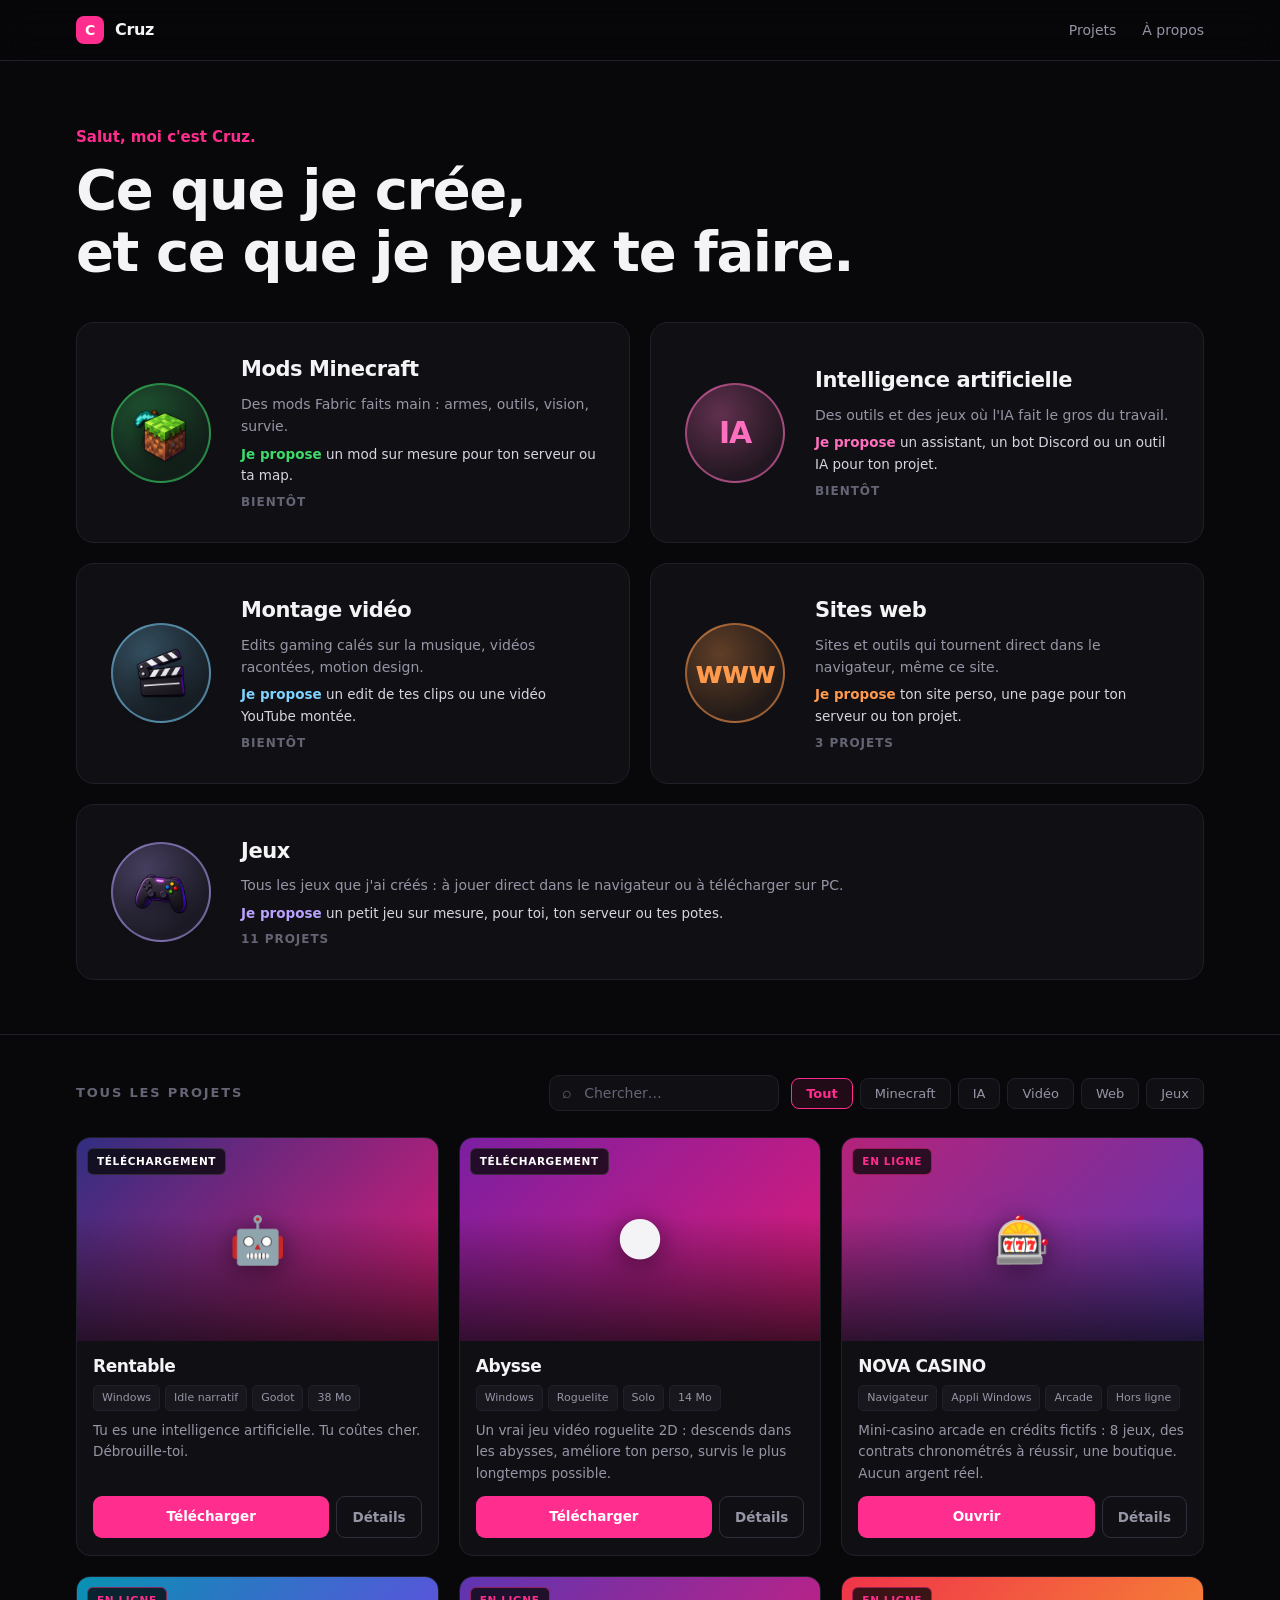
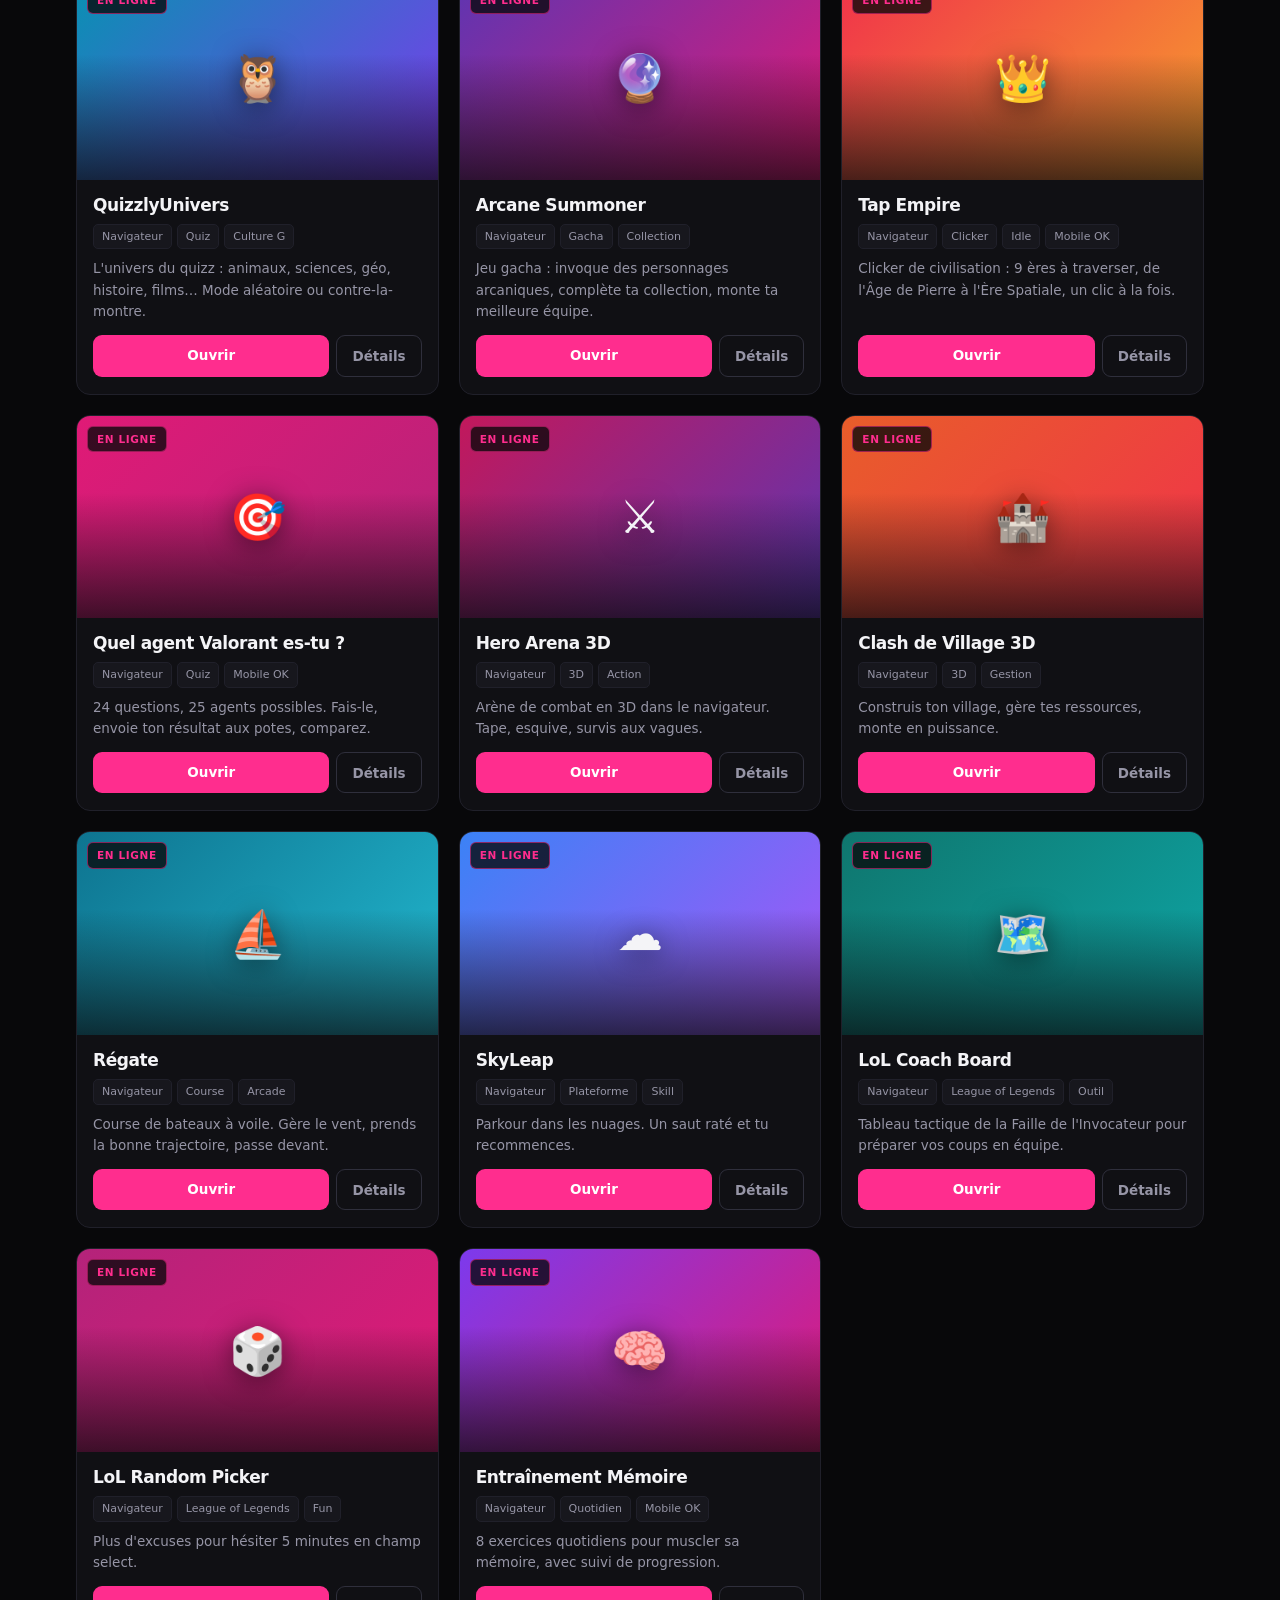
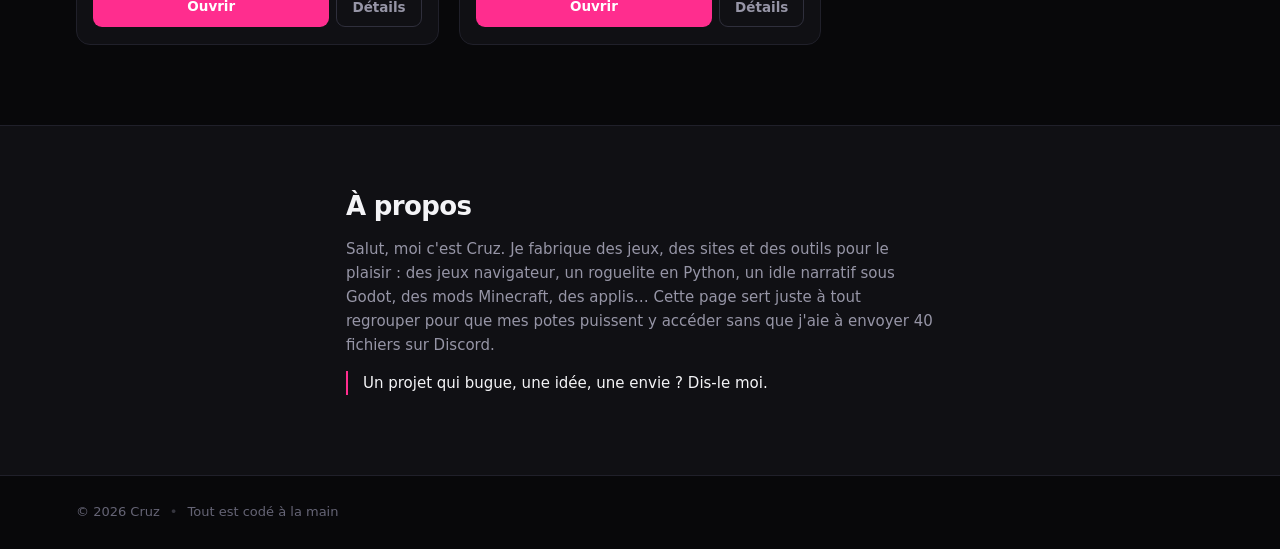
<file: index.html>
<!DOCTYPE html>
<html lang="fr">
<head>
<meta charset="UTF-8">
<meta name="viewport" content="width=device-width, initial-scale=1">
<title>Cruz — Mes projets</title>
<meta name="description" content="Tous mes jeux, sites et outils, au même endroit. Jouables directement dans le navigateur ou téléchargeables.">
<meta name="theme-color" content="#08080A">

<!-- Aperçu quand on partage le lien (Discord, WhatsApp, etc.) -->
<meta property="og:title" content="Cruz — Mes projets">
<meta property="og:description" content="Tous mes jeux, sites et outils, au même endroit.">
<meta property="og:type" content="website">

<link rel="icon" href="data:image/svg+xml,<svg xmlns='http://www.w3.org/2000/svg' viewBox='0 0 100 100'><rect width='100' height='100' rx='24' fill='%23FF2D8E'/><text x='50' y='72' font-size='62' text-anchor='middle' fill='white' font-family='sans-serif' font-weight='bold'>C</text></svg>">

<!-- Le "?v=10" force les navigateurs a retelecharger le fichier au lieu d'utiliser
     leur vieille copie en cache. Augmente le numero a chaque changement de design. -->
<link rel="stylesheet" href="style.css?v=10">
</head>
<body>

<!-- ===================== BARRE DU HAUT ===================== -->
<header class="topbar">
  <div class="wrap topbar-inner">
    <a class="logo" href="./">
      <span class="logo-mark">C</span>
      <span class="logo-text">Cruz</span>
    </a>
    <nav class="topnav">
      <a href="#projets">Projets</a>
      <a href="#apropos">À propos</a>
    </nav>
  </div>
</header>

<!-- ===================== LES 4 CATÉGORIES ===================== -->
<!-- Chaque petit dessin (.pop) sort du rond au survol. Sa position au repos
     (--x0, --y0, --r0, --s0) et une fois sorti (--x1, --y1, --r1, --s1) se
     règlent directement dans son style. Pour remplacer un dessin par une
     autre image : remplace le .png du même nom dans assets/categories/. -->
<section class="accueil">
  <div class="wrap">
    <p class="accueil-salut">Salut, moi c'est Cruz.</p>
    <h1>Ce que je crée,<br>et ce que je peux te faire.</h1>

    <div class="cats">
      <button class="cat" type="button" data-filtre="minecraft" style="--c:#3DDC6A">
        <span class="rond">
          <img class="pop" src="assets/categories/minecraft-pioche.png" alt=""
               style="--x0:-8px;--y0:-6px;--r0:-20deg;--s0:.75;--x1:-36px;--y1:-34px;--r1:-45deg;--s1:1.15">
          <img class="pop" src="assets/categories/minecraft-bloc.png" alt=""
               style="--x0:4px;--y0:4px;--x1:34px;--y1:-30px;--r1:12deg;--s1:1.1">
        </span>
        <span class="cat-texte">
          <span class="cat-titre">Mods Minecraft</span>
          <span class="cat-phrase">Des mods Fabric faits main : armes, outils, vision, survie.</span>
          <span class="cat-propose"><b>Je propose</b> un mod sur mesure pour ton serveur ou ta map.</span>
          <span class="cat-compte"></span>
        </span>
      </button>

      <button class="cat" type="button" data-filtre="ia" style="--c:#FF6FBF">
        <span class="rond">
          <span class="rond-texte">IA</span>
          <img class="pop" src="assets/categories/ia-etincelle.png" alt=""
               style="--s0:0;--x1:38px;--y1:-34px;--r1:90deg;--s1:.8">
          <img class="pop" src="assets/categories/ia-etincelle.png" alt=""
               style="--s0:0;--x1:-40px;--y1:30px;--r1:-60deg;--s1:.5">
          <img class="pop" src="assets/categories/ia-puce.png" alt=""
               style="--s0:0;--x1:36px;--y1:32px;--r1:-12deg;--s1:.75">
        </span>
        <span class="cat-texte">
          <span class="cat-titre">Intelligence artificielle</span>
          <span class="cat-phrase">Des outils et des jeux où l'IA fait le gros du travail.</span>
          <span class="cat-propose"><b>Je propose</b> un assistant, un bot Discord ou un outil IA pour ton projet.</span>
          <span class="cat-compte"></span>
        </span>
      </button>

      <button class="cat" type="button" data-filtre="video" style="--c:#7FD3FF">
        <span class="rond">
          <img class="pop" src="assets/categories/video-clap.png" alt=""
               style="--x1:-14px;--y1:-36px;--r1:-14deg;--s1:1.2">
          <img class="pop" src="assets/categories/video-souris.png" alt=""
               style="--s0:0;--x1:38px;--y1:26px;--r1:18deg;--s1:.85">
        </span>
        <span class="cat-texte">
          <span class="cat-titre">Montage vidéo</span>
          <span class="cat-phrase">Edits gaming calés sur la musique, vidéos racontées, motion design.</span>
          <span class="cat-propose"><b>Je propose</b> un edit de tes clips ou une vidéo YouTube montée.</span>
          <span class="cat-compte"></span>
        </span>
      </button>

      <button class="cat" type="button" data-filtre="web" style="--c:#FF9A4D">
        <span class="rond">
          <span class="rond-texte">www</span>
          <img class="pop" src="assets/categories/web-fenetre.png" alt=""
               style="--s0:0;--x1:-34px;--y1:-32px;--r1:-8deg;--s1:1.1">
        </span>
        <span class="cat-texte">
          <span class="cat-titre">Sites web</span>
          <span class="cat-phrase">Sites et outils qui tournent direct dans le navigateur, même ce site.</span>
          <span class="cat-propose"><b>Je propose</b> ton site perso, une page pour ton serveur ou ton projet.</span>
          <span class="cat-compte"></span>
        </span>
      </button>

      <button class="cat cat-large" type="button" data-filtre="jeu" style="--c:#B9A2FF">
        <span class="rond">
          <img class="pop" src="assets/categories/jeu-manette.png" alt=""
               style="--x0:0px;--y0:2px;--s0:1.05;--x1:-30px;--y1:-36px;--r1:-18deg;--s1:1.3">
          <img class="pop" src="assets/categories/jeu-coeur.png" alt=""
               style="--s0:0;--x1:38px;--y1:28px;--r1:12deg;--s1:.7">
        </span>
        <span class="cat-texte">
          <span class="cat-titre">Jeux</span>
          <span class="cat-phrase">Tous les jeux que j'ai créés : à jouer direct dans le navigateur ou à télécharger sur PC.</span>
          <span class="cat-propose"><b>Je propose</b> un petit jeu sur mesure, pour toi, ton serveur ou tes potes.</span>
          <span class="cat-compte"></span>
        </span>
      </button>
    </div>
  </div>
</section>

<!-- ===================== FILTRES ===================== -->
<div class="wrap toolbar" id="projets">
  <span class="titre-section">Tous les projets</span>
  <div class="outils">
    <div class="search">
      <span class="search-icon">⌕</span>
      <input type="search" id="recherche" placeholder="Chercher…" autocomplete="off" aria-label="Chercher un projet">
    </div>
    <div class="chips" id="filtres" role="group" aria-label="Filtrer les projets">
      <button class="chip actif" data-filtre="tous" type="button">Tout</button>
      <button class="chip" data-filtre="minecraft" type="button">Minecraft</button>
      <button class="chip" data-filtre="ia" type="button">IA</button>
      <button class="chip" data-filtre="video" type="button">Vidéo</button>
      <button class="chip" data-filtre="web" type="button">Web</button>
      <button class="chip" data-filtre="jeu" type="button">Jeux</button>
    </div>
  </div>
</div>

<!-- ===================== GRILLE DES PROJETS ===================== -->
<main class="wrap">
  <div class="grille" id="grille"></div>
  <p class="vide" id="vide" hidden></p>
</main>

<!-- ===================== À PROPOS ===================== -->
<section class="apropos" id="apropos">
  <div class="wrap apropos-inner">
    <h2>À propos</h2>
    <p>
      Salut, moi c'est Cruz. Je fabrique des jeux, des sites et des outils pour le plaisir :
      des jeux navigateur, un roguelite en Python, un idle narratif sous Godot, des mods
      Minecraft, des applis… Cette page sert juste à tout regrouper pour que mes potes
      puissent y accéder sans que j'aie à envoyer 40 fichiers sur Discord.
    </p>
    <p class="apropos-note">
      Un projet qui bugue, une idée, une envie&nbsp;? Dis-le moi.
    </p>
  </div>
</section>

<footer class="footer">
  <div class="wrap footer-inner">
    <span>© <span id="annee"></span> Cruz</span>
    <span class="footer-sep">•</span>
    <span>Tout est codé à la main</span>
  </div>
</footer>

<!-- ===================== FENÊTRE DÉTAILS ===================== -->
<div class="modale" id="modale" hidden>
  <div class="modale-fond" data-fermer></div>
  <div class="modale-boite" role="dialog" aria-modal="true" aria-labelledby="modale-titre">
    <button class="modale-fermer" type="button" data-fermer aria-label="Fermer">✕</button>
    <div class="modale-cover" id="modale-cover"><span id="modale-emoji"></span></div>
    <div class="modale-corps">
      <h3 id="modale-titre"></h3>
      <div class="tags" id="modale-tags"></div>
      <p id="modale-details"></p>
      <div class="encart" id="modale-install" hidden>
        <strong>Comment l'installer</strong>
        <p id="modale-install-texte"></p>
      </div>
      <div class="modale-actions">
        <a class="btn btn-primaire" id="modale-action" href="#">Ouvrir</a>
        <!-- 2e bouton, affiche seulement si le projet a un champ "secondaire" -->
        <a class="btn btn-fantome" id="modale-action2" href="#" hidden>Télécharger</a>
      </div>
    </div>
  </div>
</div>

<script src="projets.js?v=10"></script>
<script src="script.js?v=10"></script>
</body>
</html>
</file>
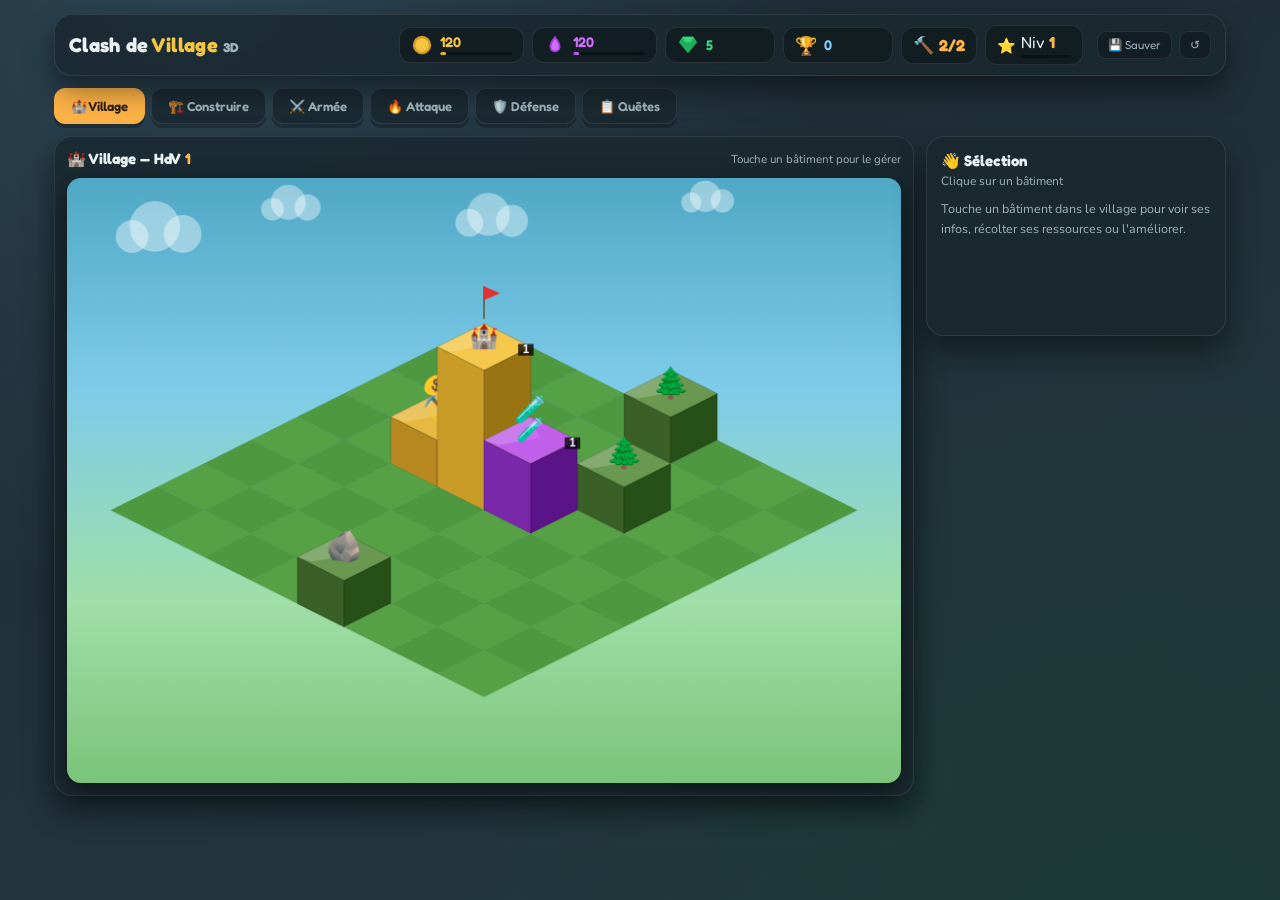
<file: jeux/clash-village/index.html>
<!DOCTYPE html>
<html lang="fr">
<head>
<meta charset="UTF-8">
<meta name="viewport" content="width=device-width, initial-scale=1.0">
<link rel="preconnect" href="https://fonts.googleapis.com">
<link rel="preconnect" href="https://fonts.gstatic.com" crossorigin>
<link href="https://fonts.googleapis.com/css2?family=Fredoka:wght@400;500;600;700&family=Nunito:wght@400;600;700;800&display=swap" rel="stylesheet">
<title>Clash de Village 3D — Jeu de gestion</title>
<style>
  :root{
    --bg:#1d2a33; --bg2:#243842;
    --panel:rgba(26,40,48,.85); --panel2:rgba(38,56,66,.95);
    --gold:#f5c542; --gold-d:#d49a23;
    --elixir:#d36cff; --elixir-d:#9b3fd1;
    --gem:#37d67a; --gem-d:#1fae5e;
    --text:#eaf2f4; --dim:#9fb4bd;
    --line:rgba(255,255,255,.09);
    --good:#7bd88f; --bad:#ff7a6b; --accent:#ffb347;
    --shadow:rgba(0,0,0,.45);
  }
  *{box-sizing:border-box;margin:0;padding:0;}
  html,body{height:100%;}
  body{
    font-family:'Nunito',-apple-system,"Segoe UI",Roboto,sans-serif;
    background:
      radial-gradient(circle at 15% -5%,#2c4654 0,transparent 45%),
      radial-gradient(circle at 90% 110%,#1a3a33 0,transparent 50%),
      linear-gradient(160deg,var(--bg),var(--bg2));
    background-attachment:fixed;
    color:var(--text);min-height:100vh;
    -webkit-font-smoothing:antialiased;overflow-x:hidden;
  }
  h1,h2,h3,.amt,.tab,.btn,.bld-name{font-family:'Fredoka',sans-serif;}
  .wrap{max-width:1200px;margin:0 auto;padding:14px;}

  /* ---------- Top bar ---------- */
  .topbar{
    display:flex;align-items:center;gap:8px;flex-wrap:wrap;
    background:var(--panel);backdrop-filter:blur(10px);
    border:1px solid var(--line);border-radius:18px;padding:10px 14px;
    box-shadow:0 14px 30px var(--shadow);margin-bottom:12px;
  }
  .brand{font-size:20px;font-weight:700;font-family:'Fredoka';letter-spacing:.3px;margin-right:auto;}
  .brand span{color:var(--gold);}
  .res{
    display:flex;align-items:center;gap:7px;background:rgba(0,0,0,.28);
    border:1px solid var(--line);border-radius:12px;padding:6px 11px;min-width:110px;
  }
  .res .ico{width:22px;height:22px;flex:0 0 22px;}
  .res .meta{line-height:1.05;}
  .res .amt{font-size:14px;font-weight:600;}
  .res .cap{font-size:10px;color:var(--dim);}
  .res.gold .amt{color:var(--gold);}
  .res.elixir .amt{color:var(--elixir);}
  .res.gem .amt{color:var(--gem);}
  .res.trophy .amt{color:#7fd0ff;}
  .res-bar{height:3px;background:rgba(0,0,0,.4);border-radius:99px;margin-top:3px;overflow:hidden;width:72px;}
  .res-bar i{display:block;height:100%;border-radius:99px;}
  .res.gold .res-bar i{background:linear-gradient(90deg,var(--gold-d),var(--gold));}
  .res.elixir .res-bar i{background:linear-gradient(90deg,var(--elixir-d),var(--elixir));}
  .builders{display:flex;align-items:center;gap:5px;background:rgba(0,0,0,.28);border:1px solid var(--line);border-radius:12px;padding:6px 11px;}
  .builders .ico{font-size:17px;}
  .builders b{color:var(--accent);font-family:'Fredoka';}
  .plevel{display:flex;align-items:center;gap:5px;background:rgba(0,0,0,.28);border:1px solid var(--line);border-radius:12px;padding:6px 11px;font-family:'Fredoka';}
  .plevel b{color:var(--accent);}
  .xpbar{height:3px;width:50px;background:rgba(0,0,0,.4);border-radius:99px;margin-top:3px;overflow:hidden;}
  .xpbar i{display:block;height:100%;background:linear-gradient(90deg,#ffb347,#ffd98a);border-radius:99px;}

  /* ---------- Tabs ---------- */
  .tabs{display:flex;gap:6px;margin-bottom:12px;flex-wrap:wrap;}
  .tab{
    font-size:13px;font-weight:600;color:var(--dim);
    background:var(--panel);border:1px solid var(--line);border-radius:11px;
    padding:9px 16px;cursor:pointer;transition:.15s;
    box-shadow:0 4px 0 rgba(0,0,0,.25);
  }
  .tab:hover{color:var(--text);}
  .tab:active{transform:translateY(3px);box-shadow:0 1px 0 rgba(0,0,0,.25);}
  .tab.active{background:var(--accent);color:#2a1e08;border-color:var(--accent);}

  .view{display:none;}
  .view.active{display:block;animation:fade .3s ease;}
  @keyframes fade{from{opacity:0;transform:translateY(6px);}to{opacity:1;}}

  /* ---------- Village layout ---------- */
  .layout{display:grid;grid-template-columns:1fr 300px;gap:12px;align-items:start;}
  @media(max-width:860px){.layout{grid-template-columns:1fr;}}

  .field-wrap{
    background:var(--panel);border:1px solid var(--line);border-radius:18px;
    padding:12px;box-shadow:0 14px 30px var(--shadow);
  }
  .field-head{display:flex;justify-content:space-between;align-items:center;margin-bottom:10px;}
  .field-head h2{font-size:15px;}
  .field-head .hint{font-size:11.5px;color:var(--dim);}

  /* ---------- Canvas village ---------- */
  #village-canvas{
    display:block;width:100%;border-radius:14px;cursor:default;
    image-rendering:auto;
    box-shadow:0 8px 24px rgba(0,0,0,.5);
  }

  /* ---------- Side panel ---------- */
  .side{
    background:var(--panel);border:1px solid var(--line);border-radius:18px;
    padding:14px;box-shadow:0 14px 30px var(--shadow);min-height:200px;
  }
  .side h3{font-size:15px;margin-bottom:3px;display:flex;align-items:center;gap:7px;}
  .side .sub{font-size:12px;color:var(--dim);margin-bottom:10px;}
  .stat{display:flex;justify-content:space-between;font-size:13px;padding:5px 0;border-bottom:1px solid var(--line);}
  .stat b{font-family:'Fredoka';font-weight:600;}
  .empty-note{color:var(--dim);font-size:12.5px;line-height:1.6;}

  .cost{display:inline-flex;align-items:center;gap:4px;font-weight:700;font-family:'Fredoka';}
  .cost img{width:14px;height:14px;vertical-align:-2px;}
  .cost.no{color:var(--bad);}

  .btn{
    font-family:'Fredoka';font-weight:600;border:none;border-radius:12px;cursor:pointer;
    padding:11px 14px;font-size:14px;width:100%;transition:.12s;margin-top:9px;
    box-shadow:0 4px 0 rgba(0,0,0,.3);
  }
  .btn:active:not(:disabled){transform:translateY(3px);box-shadow:0 1px 0 rgba(0,0,0,.3);}
  .btn:disabled{opacity:.45;cursor:not-allowed;}
  .btn.green{background:var(--good);color:#0e2614;}
  .btn.gold{background:var(--gold);color:#3a2a05;}
  .btn.elixir{background:var(--elixir);color:#fff;}
  .btn.red{background:var(--bad);color:#3a0d07;}
  .btn.ghost{background:var(--panel2);color:var(--text);border:1px solid var(--line);}

  /* ---------- Shop ---------- */
  .shop-grid{display:grid;grid-template-columns:repeat(auto-fill,minmax(145px,1fr));gap:9px;margin-top:12px;}
  .card{background:var(--panel2);border:1px solid var(--line);border-radius:14px;padding:11px;text-align:center;transition:.15s;}
  .card.locked{opacity:.4;}
  .card .cico{font-size:32px;line-height:1;margin-bottom:5px;}
  .bld-name{font-size:13.5px;font-weight:600;margin-bottom:2px;}
  .card .desc{font-size:11px;color:var(--dim);min-height:26px;margin-bottom:5px;line-height:1.3;}
  .card .max{font-size:10px;color:var(--dim);margin-bottom:5px;}

  /* ---------- Army ---------- */
  .army-grid{display:grid;grid-template-columns:repeat(auto-fill,minmax(150px,1fr));gap:9px;margin-top:12px;}
  .troop-card{background:var(--panel2);border:1px solid var(--line);border-radius:14px;padding:11px;text-align:center;}
  .troop-card .tico{font-size:30px;}
  .troop-stats{font-size:11px;color:var(--dim);margin:4px 0 7px;line-height:1.4;}
  .qbadge{font-size:12px;color:var(--text);background:rgba(0,0,0,.3);border-radius:8px;padding:2px 7px;display:inline-block;margin-bottom:5px;}
  .hero-card{grid-column:1/-1;display:flex;gap:12px;align-items:center;background:linear-gradient(135deg,rgba(255,179,71,.18),var(--panel2));border:1px solid var(--accent);border-radius:16px;padding:13px;}
  .hero-card .hico{font-size:42px;}
  .hero-card .hinfo{flex:1;min-width:0;}
  .hero-card h3{font-size:15px;margin-bottom:2px;}
  .hero-card .hstats{font-size:12px;color:var(--dim);margin-bottom:5px;}
  .hero-card .hbtn{min-width:140px;}
  .section-lbl{font-family:'Fredoka';font-weight:600;font-size:12.5px;color:var(--dim);text-transform:uppercase;letter-spacing:1px;margin:16px 0 7px;}
  .spell-bar{display:flex;gap:7px;justify-content:center;margin-top:9px;flex-wrap:wrap;}
  .spell-btn{font-family:'Fredoka';font-weight:600;border:1px solid #7a5bd6;background:rgba(122,91,214,.2);color:var(--text);border-radius:11px;padding:8px 13px;cursor:pointer;font-size:12.5px;transition:.12s;}
  .spell-btn:hover:not(:disabled){background:rgba(122,91,214,.4);}
  .spell-btn:active:not(:disabled){transform:translateY(2px);}
  .spell-btn:disabled{opacity:.4;cursor:not-allowed;}

  /* ---------- Battle ---------- */
  .battle{background:var(--panel);border:1px solid var(--line);border-radius:18px;padding:16px;box-shadow:0 14px 30px var(--shadow);}
  .enemy-scene{position:relative;height:160px;border-radius:14px;overflow:hidden;margin-bottom:12px;background:linear-gradient(180deg,#6b8fae,#a9c6da 55%,#7fae6a);display:grid;grid-template-columns:repeat(6,1fr);align-items:end;padding:8px;gap:4px;}
  .enemy-scene .eb{font-size:24px;text-align:center;filter:drop-shadow(0 3px 3px rgba(0,0,0,.4));align-self:end;}
  .enemy-scene .eb.dead{opacity:.2;filter:grayscale(1);}
  .loot-row{display:flex;gap:12px;justify-content:center;margin-bottom:10px;font-family:'Fredoka';}
  .loot-row .l{display:flex;align-items:center;gap:5px;font-weight:600;}
  .loot-row img{width:16px;height:16px;}
  .hpbar{height:11px;background:rgba(0,0,0,.4);border-radius:99px;overflow:hidden;margin:5px 0;}
  .hpbar i{display:block;height:100%;background:linear-gradient(90deg,var(--bad),var(--accent));transition:width .2s;}
  .battle-log{font-size:13px;color:var(--dim);text-align:center;min-height:18px;margin-top:7px;}
  .league-badge{display:inline-flex;align-items:center;gap:7px;background:rgba(0,0,0,.25);border:1px solid var(--line);border-radius:999px;padding:7px 14px;font-family:'Fredoka';font-weight:600;margin-bottom:9px;}

  /* ---------- Defense ---------- */
  .def-grid{display:grid;grid-template-columns:1fr 1fr;gap:12px;}
  @media(max-width:700px){.def-grid{grid-template-columns:1fr;}}
  .shield-box{background:linear-gradient(135deg,rgba(127,208,255,.15),var(--panel2));border:1px solid #5aa6d6;border-radius:16px;padding:14px;text-align:center;}
  .shield-box .big{font-size:38px;}
  .shield-box .st{font-size:14px;font-weight:700;font-family:'Fredoka';margin:5px 0;}
  .shield-on{color:#7fd0ff;} .shield-off{color:var(--dim);}
  .deflog{max-height:220px;overflow:auto;}
  .deflog .ev{font-size:12px;padding:7px 9px;border-radius:10px;margin-bottom:5px;background:rgba(0,0,0,.22);border-left:3px solid var(--line);}
  .deflog .ev.win{border-left-color:var(--good);} .deflog .ev.lose{border-left-color:var(--bad);}

  /* ---------- Quêtes ---------- */
  .quest{background:var(--panel2);border:1px solid var(--line);border-radius:14px;padding:13px;margin-bottom:9px;}
  .quest .qh{display:flex;justify-content:space-between;align-items:center;gap:9px;margin-bottom:7px;}
  .quest .qn{font-family:'Fredoka';font-weight:600;font-size:14px;}
  .quest .qreward{font-size:12px;color:var(--accent);font-family:'Fredoka';white-space:nowrap;}
  .qprog{height:8px;background:rgba(0,0,0,.4);border-radius:99px;overflow:hidden;}
  .qprog i{display:block;height:100%;background:linear-gradient(90deg,var(--gold-d),var(--gold));border-radius:99px;transition:width .3s;}
  .qprog-txt{font-size:11px;color:var(--dim);margin-top:3px;text-align:right;}

  /* ---------- Toast ---------- */
  .toast{
    position:fixed;bottom:22px;left:50%;transform:translateX(-50%) translateY(20px);
    background:var(--panel2);border:1px solid var(--line);color:var(--text);
    font-weight:700;font-family:'Fredoka';padding:12px 20px;border-radius:14px;
    box-shadow:0 14px 34px var(--shadow);opacity:0;pointer-events:none;
    transition:.3s;z-index:200;max-width:92%;text-align:center;
  }
  .toast.show{opacity:1;transform:translateX(-50%) translateY(0);}
  .toast.ok{border-color:var(--good);} .toast.err{border-color:var(--bad);}

  .float{position:fixed;font-family:'Fredoka';font-weight:700;font-size:17px;pointer-events:none;
    z-index:150;animation:up 1s ease-out forwards;text-shadow:0 2px 5px rgba(0,0,0,.6);}
  @keyframes up{0%{opacity:1;transform:translate(-50%,0);}100%{opacity:0;transform:translate(-50%,-48px);}}

  .controls{display:flex;gap:7px;margin-left:6px;}
  .mini{font-size:11.5px;color:var(--dim);background:rgba(0,0,0,.25);border:1px solid var(--line);border-radius:9px;padding:6px 10px;cursor:pointer;font-family:'Fredoka';}
  .mini:hover{color:var(--text);}
</style>
</head>
<body>
<div class="wrap">

  <!-- TOP BAR -->
  <div class="topbar">
    <div class="brand">Clash de <span>Village</span> <span style="font-size:13px;color:var(--dim)">3D</span></div>
    <div class="res gold">
      <svg class="ico" viewBox="0 0 24 24"><circle cx="12" cy="12" r="10" fill="#d49a23"/><circle cx="12" cy="12" r="7.5" fill="#f5c542"/></svg>
      <div class="meta"><div class="amt" id="gold">0</div><div class="res-bar"><i id="goldbar"></i></div></div>
    </div>
    <div class="res elixir">
      <svg class="ico" viewBox="0 0 24 24"><path d="M12 2C8 7 6 10 6 14a6 6 0 0012 0c0-4-2-7-6-12z" fill="#9b3fd1"/><path d="M12 5C9.5 9 8 11.5 8 14a4 4 0 008 0c0-2.5-1.5-5-4-9z" fill="#d36cff"/></svg>
      <div class="meta"><div class="amt" id="elixir">0</div><div class="res-bar"><i id="elixirbar"></i></div></div>
    </div>
    <div class="res gem">
      <svg class="ico" viewBox="0 0 24 24"><path d="M6 3h12l4 6-10 12L2 9z" fill="#1fae5e"/><path d="M6 3h12l-2.5 6H8.5z" fill="#37d67a"/></svg>
      <div class="meta"><div class="amt" id="gem">0</div></div>
    </div>
    <div class="res trophy">
      <span class="ico" style="font-size:18px">🏆</span>
      <div class="meta"><div class="amt" id="trophy">0</div></div>
    </div>
    <div class="builders"><span class="ico">🔨</span><b id="builders">2/2</b></div>
    <div class="plevel"><span style="font-size:15px">⭐</span><div class="meta"><div>Niv <b id="plevel">1</b></div><div class="xpbar"><i id="xpbar"></i></div></div></div>
    <div class="controls">
      <button class="mini" id="save-btn">💾 Sauver</button>
      <button class="mini" id="reset-btn">↺</button>
    </div>
  </div>

  <!-- TABS -->
  <div class="tabs">
    <button class="tab active" data-tab="village">🏰 Village</button>
    <button class="tab" data-tab="shop">🏗️ Construire</button>
    <button class="tab" data-tab="army">⚔️ Armée</button>
    <button class="tab" data-tab="attack">🔥 Attaque</button>
    <button class="tab" data-tab="defense">🛡️ Défense</button>
    <button class="tab" data-tab="quests">📋 Quêtes</button>
  </div>

  <!-- VILLAGE VIEW -->
  <div class="view active" id="view-village">
    <div class="layout">
      <div class="field-wrap">
        <div class="field-head">
          <h2>🏰 Village — HdV <span id="th-lvl" style="color:var(--accent)">1</span></h2>
          <div class="hint" id="field-hint">Touche un bâtiment pour le gérer</div>
        </div>
        <canvas id="village-canvas"></canvas>
      </div>
      <div class="side" id="side">
        <h3>👋 Bienvenue chef !</h3>
        <div class="sub">Comment jouer :</div>
        <div class="empty-note">
          1. Tes <b style="color:var(--gold)">mines</b> et <b style="color:var(--elixir)">collecteurs</b> produisent tout seuls. Touche les <b>💰 / 🧪</b> pour récolter.<br><br>
          2. Onglet <b>🏗️ Construire</b> → place des bâtiments sur l'herbe.<br><br>
          3. Onglet <b>⚔️ Armée</b> → entraîne des troupes.<br><br>
          4. Onglet <b>🔥 Attaque</b> → pille des villages et gagne des 🏆 !<br><br>
          5. <b>🪨 Obstacles</b> : clique sur les rochers/arbres pour les déblayer contre des 💎.
        </div>
      </div>
    </div>
  </div>

  <!-- SHOP -->
  <div class="view" id="view-shop">
    <div class="field-wrap">
      <div class="field-head"><h2>🏗️ Construire</h2><div class="hint">Choisis un bâtiment puis place-le sur l'herbe</div></div>
      <div class="shop-grid" id="shop"></div>
    </div>
  </div>

  <!-- ARMY -->
  <div class="view" id="view-army">
    <div class="field-wrap">
      <div class="field-head"><h2>⚔️ Armée</h2><div class="hint" id="housing-hint">Logement : 0/0</div></div>
      <div class="army-grid" id="army"></div>
    </div>
  </div>

  <!-- ATTACK -->
  <div class="view" id="view-attack">
    <div class="battle" id="battle"></div>
  </div>

  <!-- DEFENSE -->
  <div class="view" id="view-defense">
    <div class="field-wrap" id="defense"></div>
  </div>

  <!-- QUESTS -->
  <div class="view" id="view-quests">
    <div class="field-wrap">
      <div class="field-head"><h2>📋 Quêtes</h2><div class="hint">Accomplis-les pour gagner des récompenses</div></div>
      <div id="quests" style="margin-top:12px"></div>
    </div>
  </div>

</div>
<div class="toast" id="toast"></div>

<script>
/* ======================================================================
   CLASH DE VILLAGE 3D — moteur + rendu isométrique Canvas
   Sauvegarde locale — zéro dépendance
====================================================================== */
const GRID_N = 8;
const SAVE_KEY = "clash_village_3d_v1";

const ICO = {
  gold:  'data:image/svg+xml;utf8,'+encodeURIComponent('<svg xmlns="http://www.w3.org/2000/svg" viewBox="0 0 24 24"><circle cx="12" cy="12" r="10" fill="#d49a23"/><circle cx="12" cy="12" r="7.5" fill="#f5c542"/></svg>'),
  elixir:'data:image/svg+xml;utf8,'+encodeURIComponent('<svg xmlns="http://www.w3.org/2000/svg" viewBox="0 0 24 24"><path d="M12 2C8 7 6 10 6 14a6 6 0 0012 0c0-4-2-7-6-12z" fill="#d36cff"/></svg>'),
  gem:   'data:image/svg+xml;utf8,'+encodeURIComponent('<svg xmlns="http://www.w3.org/2000/svg" viewBox="0 0 24 24"><path d="M6 3h12l4 6-10 12L2 9z" fill="#37d67a"/></svg>'),
};

/* ---------- Catalogue des bâtiments ---------- */
const BUILDINGS = {
  townhall:   {name:"Hôtel de Ville", icon:"🏰", buildable:false, hp:[450,600,800,1100,1500], desc:"Le cœur du village."},
  goldmine:   {name:"Mine d'or", icon:"⛏️", res:"gold", prod:0.6, cap:300, cost:{elixir:60}, time:8, minTH:1, limit:[1,2,3,4,5], hp:[120,150,200,260,340], desc:"Produit de l'or en continu."},
  elixircol:  {name:"Collecteur d'élixir", icon:"🧪", res:"elixir", prod:0.6, cap:300, cost:{gold:60}, time:8, minTH:1, limit:[1,2,3,4,5], hp:[120,150,200,260,340], desc:"Produit de l'élixir en continu."},
  goldstore:  {name:"Réserve d'or", icon:"🏦", store:"gold", storeAmt:1000, cost:{elixir:120}, time:14, minTH:1, limit:[1,1,2,3,3], hp:[200,260,340,450,600], desc:"Augmente ta capacité d'or."},
  elixirstore:{name:"Réserve d'élixir", icon:"🛢️", store:"elixir", storeAmt:1000, cost:{gold:120}, time:14, minTH:1, limit:[1,1,2,3,3], hp:[200,260,340,450,600], desc:"Augmente ta capacité d'élixir."},
  cannon:     {name:"Canon", icon:"🔫", def:24, cost:{gold:100}, time:12, minTH:1, limit:[1,2,2,3,4], hp:[180,240,320,420,560], desc:"Défense puissante au sol."},
  archer:     {name:"Tour d'archers", icon:"🏹", def:30, cost:{gold:160}, time:16, minTH:2, limit:[0,1,2,3,4], hp:[160,220,300,400,520], desc:"Défense à distance."},
  barracks:   {name:"Caserne", icon:"⛺", barracks:true, cost:{elixir:160}, time:18, minTH:1, limit:[1,1,2,2,2], hp:[200,260,340,440,560], desc:"Entraîne des troupes."},
  armycamp:   {name:"Camp militaire", icon:"🏕️", housing:12, cost:{elixir:120}, time:14, minTH:1, limit:[1,2,2,3,3], hp:[160,220,300,400,520], desc:"+12 logement par niveau."},
  wall:       {name:"Mur", icon:"🧱", def:4, wall:true, cost:{gold:30}, time:3, minTH:1, limit:[6,10,14,20,28], hp:[300,500,800,1300,2000], desc:"Protection robuste."},
};

const TH_UP = [
  {gold:300, elixir:300, time:25},
  {gold:800, elixir:800, time:50},
  {gold:2000,elixir:2000,time:90},
  {gold:4500,elixir:4500,time:140},
];
const TH_MAX = 5;

const TROOPS = {
  barbare:{name:"Barbare", icon:"🪓", hp:45, dps:8,  cost:{elixir:25},  house:1, time:4, minBar:1},
  archer: {name:"Archère", icon:"🏹", hp:24, dps:11, cost:{elixir:40},  house:1, time:5, minBar:1},
  geant:  {name:"Géant",   icon:"🗿", hp:300,dps:11, cost:{elixir:150}, house:5, time:12,minBar:2},
};

const HERO = {name:"Roi Barbare", icon:"👑", minTH:3,
  unlock:{elixir:600, gold:600},
  hp:l=>180+l*120, dps:l=>16+l*9,
  upCost:l=>({gold:Math.round(500*Math.pow(1.7,l)), elixir:Math.round(500*Math.pow(1.7,l))}),
  upTime:l=>Math.round(20*Math.pow(1.5,l)), maxLvl:8};

const SPELLS = {
  heal:{name:"Soin", icon:"💖", cost:{elixir:150}, desc:"Restaure 45% des PV de l'armée."},
  rage:{name:"Rage", icon:"🔥", cost:{elixir:220}, desc:"+60% de dégâts jusqu'à la fin du raid."},
};

const LEAGUES = [
  {min:0,   name:"Bois",    icon:"🪵"},
  {min:200, name:"Bronze",  icon:"🥉"},
  {min:500, name:"Argent",  icon:"🥈"},
  {min:900, name:"Or",      icon:"🥇"},
  {min:1400,name:"Cristal", icon:"💎"},
  {min:2000,name:"Maître",  icon:"👑"},
];
function league(tr){ let l=LEAGUES[0]; for(const x of LEAGUES) if(tr>=x.min) l=x; return l; }

const QUEST_POOL = [
  {make:()=>({stat:"collected", target:rnd(800,1500), desc:t=>`Récolte ${t} ressources`, reward:{gem:2, gold:300}})},
  {make:()=>({stat:"wins", target:rnd(2,4), desc:t=>`Gagne ${t} raids`, reward:{gem:3}})},
  {make:()=>({stat:"built", target:rnd(2,4), desc:t=>`Construis ${t} bâtiments`, reward:{gem:2, elixir:300}})},
  {make:()=>({stat:"trained", target:rnd(8,16), desc:t=>`Entraîne ${t} troupes`, reward:{gem:2, elixir:250}})},
  {make:()=>({stat:"cleared", target:rnd(1,3), desc:t=>`Déblaie ${t} obstacles`, reward:{gem:3}})},
  {make:()=>({stat:"defenseWins", target:rnd(1,3), desc:t=>`Repousse ${t} attaques`, reward:{gem:3, gold:400}})},
];
function rnd(a,b){ return a+Math.floor(Math.random()*(b-a+1)); }
function rollQuest(){ const tpl=QUEST_POOL[Math.floor(Math.random()*QUEST_POOL.length)].make(); return {stat:tpl.stat,target:tpl.target,desc:tpl.desc(tpl.target),reward:tpl.reward,base:0}; }

const OBSTACLES = [
  {icon:"🪨", name:"Rocher",   gem:[1,2], res:{gold:80}},
  {icon:"🌳", name:"Grand arbre", gem:[1,3], res:{elixir:80}},
  {icon:"🍄", name:"Champignon", gem:[2,3], res:{}},
  {icon:"🌲", name:"Sapin",    gem:[1,2], res:{gold:60}},
];

/* ===================== ÉTAT DU JEU ===================== */
let S;
function freshState(){
  const tiles=new Array(GRID_N*GRID_N).fill(null);
  const c=3*GRID_N+3;
  tiles[c]=mkB("townhall",1);
  tiles[3*GRID_N+2]=mkB("goldmine",1,300/4);
  tiles[3*GRID_N+4]=mkB("elixircol",1,300/4);
  const st={
    gold:120, elixir:120, gem:5,
    goldCap:1500, elixirCap:1500,
    builders:2, busyBuilders:0,
    tiles, queue:[], troops:{barbare:0,archer:0,geant:0}, training:[],
    wins:0, raids:0, trophies:0,
    hero:{owned:false,lvl:1}, spells:{heal:0,rage:0},
    shieldUntil:0, defenseWins:0, defenseLosses:0,
    nextRaidAt:Date.now()+75000, deflog:[],
    stats:{collected:0,built:0,trained:0,cleared:0},
    quests:[rollQuest(),rollQuest(),rollQuest()],
    xp:0, plevel:1, lastTick:Date.now(),
  };
  spawnObstacle(st); spawnObstacle(st); spawnObstacle(st);
  return st;
}
function mkB(type,lvl,stored=0){ return {type,lvl,stored,building:false}; }
function spawnObstacle(st){
  const free=[]; st.tiles.forEach((b,i)=>{ if(!b) free.push(i); });
  if(!free.length) return;
  const i=free[Math.floor(Math.random()*free.length)];
  const o=OBSTACLES[Math.floor(Math.random()*OBSTACLES.length)];
  st.tiles[i]={obstacle:true,icon:o.icon,name:o.name,gem:o.gem,res:o.res,building:false};
}

/* ===================== HELPERS ===================== */
const $=s=>document.querySelector(s);
const fmt=n=>{ n=Math.floor(n); if(n>=1e6) return (n/1e6).toFixed(2).replace(/\.?0+$/,'')+'M'; if(n>=1e4) return (n/1e3).toFixed(1).replace(/\.0$/,'')+'k'; return n.toLocaleString('fr-FR'); };
const now=()=>Date.now();
function thLevel(){ const t=S.tiles.find(x=>x&&x.type==='townhall'); return t?t.lvl:1; }
function countType(type){ return S.tiles.filter(x=>x&&x.type===type).length; }
function limitFor(type){ const b=BUILDINGS[type]; if(!b.limit) return 99; return b.limit[Math.min(thLevel()-1,b.limit.length-1)]; }
function bHp(type,lvl){ const a=BUILDINGS[type].hp; return a[Math.min(lvl-1,a.length-1)]; }

function xpNeed(){ return 80*S.plevel; }
function addXP(n){
  S.xp=(S.xp||0)+n;
  while(S.xp>=xpNeed()){ S.xp-=xpNeed(); S.plevel++; S.gem+=1; toast("⭐ Niveau "+S.plevel+" atteint ! +1 💎","ok"); }
}
function defensePower(){
  let p=0;
  S.tiles.forEach(b=>{ if(!b||b.building||!BUILDINGS[b.type]) return; const d=BUILDINGS[b.type]; if(d.def) p+=d.def*b.lvl; });
  if(S.hero&&S.hero.owned) p+=Math.round(HERO.dps(S.hero.lvl)*1.5);
  return p;
}
function shieldActive(){ return now()<(S.shieldUntil||0); }

/* ===================== TICK ===================== */
function tick(){
  const t=now();
  let dt=(t-S.lastTick)/1000;
  if(dt<0) dt=0;
  if(dt>0){
    S.tiles.forEach(b=>{
      if(!b||b.building||!BUILDINGS[b.type]||!BUILDINGS[b.type].prod) return;
      const def=BUILDINGS[b.type];
      const rate=def.prod*b.lvl, cap=def.cap*b.lvl;
      b.stored=Math.min(cap,(b.stored||0)+rate*dt);
    });
    S.lastTick=t;
  }
  let changed=false;
  S.queue=S.queue.filter(job=>{ if(t>=job.finishAt){ finishJob(job); changed=true; return false; } return true; });
  S.training=S.training.filter(j=>{ if(t>=j.finishAt){ S.troops[j.type]++; changed=true; return false; } return true; });
  if(changed) recalcBuilders();
}
function finishJob(job){
  const b=S.tiles[job.tileIndex];
  if(job.kind==="th"){
    const th=S.tiles.find(x=>x&&x.type==="townhall");
    if(th){ th.lvl++; th.building=false; }
    S.builders=Math.min(5,2+(thLevel()-1));
    addXP(120); toast("🏰 Hôtel de Ville niveau "+thLevel()+" ! +1 ouvrier","ok");
  } else if(job.kind==="clear"){
    const o=S.tiles[job.tileIndex];
    if(o&&o.obstacle){
      const g=rnd(o.gem[0],o.gem[1]); S.gem+=g;
      for(const k in (o.res||{})) S[k]=Math.min(S[k+"Cap"]||1e9,(S[k]||0)+o.res[k]);
      S.stats.cleared++; addXP(40);
      S.tiles[job.tileIndex]=null;
      if(selectedTile===job.tileIndex) selectedTile=null;
      recalcStorage(); toast(`🧹 ${o.name} déblayé ! +${g} 💎`,"ok");
    }
  } else if(b){
    if(job.kind==="build"){ b.building=false; S.stats.built++; addXP(35); toast("✅ "+BUILDINGS[b.type].name+" construit !","ok"); }
    else { b.lvl++; b.building=false; addXP(25); toast("⬆️ "+BUILDINGS[b.type].name+" niveau "+b.lvl+" !","ok"); }
  }
}
function recalcBuilders(){ S.busyBuilders=S.queue.length; }
function freeBuilders(){ return S.builders-S.queue.length; }

function upgradeCost(type,lvl){ const base=BUILDINGS[type].cost||{}; const out={}; for(const k in base) out[k]=Math.round(base[k]*Math.pow(1.8,lvl)); return out; }
function upgradeTime(type,lvl){ return Math.round((BUILDINGS[type].time||5)*Math.pow(1.55,lvl)); }
function canAfford(cost){ for(const k in cost) if((S[k]||0)<cost[k]) return false; return true; }
function pay(cost){ for(const k in cost) S[k]-=cost[k]; }
function costHTML(cost){
  return Object.entries(cost).map(([k,v])=>{
    const ok=(S[k]||0)>=v;
    return `<span class="cost ${ok?'':'no'}"><img src="${ICO[k]||''}">${fmt(v)}</span>`;
  }).join(' ');
}
function recalcStorage(){
  let gc=1500,ec=1500;
  S.tiles.forEach(b=>{ if(!b||b.building||!BUILDINGS[b.type]) return; const d=BUILDINGS[b.type]; if(d.store==='gold') gc+=d.storeAmt*b.lvl; if(d.store==='elixir') ec+=d.storeAmt*b.lvl; });
  S.goldCap=gc; S.elixirCap=ec;
  S.gold=Math.min(S.gold,gc); S.elixir=Math.min(S.elixir,ec);
}

function renderTop(){
  $("#gold").textContent=fmt(S.gold); $("#elixir").textContent=fmt(S.elixir);
  $("#gem").textContent=fmt(S.gem); $("#trophy").textContent=fmt(S.trophies||0);
  $("#goldbar").style.width=Math.min(100,S.gold/S.goldCap*100)+"%";
  $("#elixirbar").style.width=Math.min(100,S.elixir/S.elixirCap*100)+"%";
  $("#builders").textContent=freeBuilders()+"/"+S.builders;
  $("#th-lvl").textContent=thLevel();
  $("#plevel").textContent=S.plevel||1;
  $("#xpbar").style.width=Math.min(100,(S.xp||0)/xpNeed()*100)+"%";
}

/* =====================================================================
   RENDU ISOMÉTRIQUE 3D SUR CANVAS
===================================================================== */

/* -- Apparence des bâtiments (top face, face gauche, face droite, hauteur) -- */
const VIS = {
  townhall:    {top:'#f5c84c',left:'#c99c28',right:'#9a7412',bh:3.0},
  goldmine:    {top:'#e8b840',left:'#b88820',right:'#8a6010',bh:1.0},
  elixircol:   {top:'#c060e8',left:'#7828a8',right:'#5a1488',bh:1.5},
  goldstore:   {top:'#e8c050',left:'#c8900c',right:'#a06808',bh:1.9},
  elixirstore: {top:'#b050d8',left:'#7028a0',right:'#501080',bh:1.9},
  cannon:      {top:'#9090a0',left:'#4c4c5e',right:'#363648',bh:0.9},
  archer:      {top:'#c08858',left:'#7a4828',right:'#5a2c10',bh:2.5},
  barracks:    {top:'#c85050',left:'#882828',right:'#661010',bh:1.7},
  armycamp:    {top:'#70b050',left:'#3a6828',right:'#265810',bh:0.8},
  wall:        {top:'#b0b8c8',left:'#606878',right:'#404858',bh:0.65},
};

/* Dimensions iso — calculées dynamiquement */
let TW=72, TH=36, ISO_OY=160;

function computeLayout(cv){
  const w=cv.parentElement.clientWidth||620;
  cv.width=w;
  TW=Math.max(44,Math.floor((w-32)/(GRID_N+0.6)));
  TH=Math.round(TW/2);
  ISO_OY=Math.max(80,TH*3.2+20);
  cv.height=Math.round(ISO_OY+(GRID_N*2-1)*TH/2+TH+40);
}

function toSc(col,row,cv){ return { x:cv.width/2+(col-row)*TW/2, y:ISO_OY+(col+row)*TH/2 }; }

/* Conversion écran → case (front-to-back pour depth correcte) */
function tileAt(mx,my,cv){
  for(let sum=2*(GRID_N-1);sum>=0;sum--){
    for(let c=Math.min(sum,GRID_N-1);c>=Math.max(0,sum-(GRID_N-1));c--){
      const r=sum-c, idx=r*GRID_N+c;
      const {x,y}=toSc(c,r,cv);
      const b=S.tiles[idx];
      const bh=b?getBhPx(b):0;
      /* Test diamond étendu vers le haut pour inclure le volume du bâtiment */
      const extH=TH/2+bh;
      const cy2=y-bh/2;
      if(Math.abs(mx-x)/(TW/2+2)+Math.abs(my-cy2)/(extH+2)<=1.2) return idx;
    }
  }
  return -1;
}

function getBhPx(b){
  if(b.obstacle) return TH;
  const v=VIS[b.type]; if(!v) return TH*0.5;
  return Math.round(v.bh*TH*(1+(b.lvl-1)*0.07));
}

/* -- Primitives de dessin -- */
function poly(ctx,pts,fill,stroke,lw){
  ctx.beginPath(); ctx.moveTo(pts[0],pts[1]);
  for(let i=2;i<pts.length;i+=2) ctx.lineTo(pts[i],pts[i+1]);
  ctx.closePath();
  if(fill){ctx.fillStyle=fill;ctx.fill();}
  if(stroke){ctx.strokeStyle=stroke;ctx.lineWidth=lw||0.7;ctx.stroke();}
}
function diamond(ctx,cx,cy,fill,stroke,lw){
  poly(ctx,[cx,cy-TH/2, cx+TW/2,cy, cx,cy+TH/2, cx-TW/2,cy],fill,stroke,lw);
}

/* Boîte iso 3D */
function isoBox(ctx,sx,sy,bh,topC,leftC,rightC,alpha,glow){
  ctx.save(); ctx.globalAlpha=alpha??1;
  const hw=TW/2,hh=TH/2;
  const S2='rgba(0,0,0,.22)';
  /* Ombre portée sur la dalle */
  ctx.globalAlpha=(alpha??1)*0.18;
  poly(ctx,[sx-hw,sy, sx,sy+hh, sx+hw,sy, sx,sy-hh],'#000');
  ctx.globalAlpha=alpha??1;
  /* Face gauche */
  poly(ctx,[sx-hw,sy, sx,sy+hh, sx,sy+hh-bh, sx-hw,sy-bh],leftC,S2);
  /* Face droite */
  poly(ctx,[sx,sy+hh, sx+hw,sy, sx+hw,sy-bh, sx,sy+hh-bh],rightC,S2);
  /* Face du dessus */
  poly(ctx,[sx-hw,sy-bh, sx,sy-hh-bh, sx+hw,sy-bh, sx,sy+hh-bh],topC,S2);
  /* Reflet vitre sur le dessus */
  ctx.globalAlpha=(alpha??1)*0.18;
  poly(ctx,[sx-hw,sy-bh, sx,sy-hh-bh, sx+TW*0.1,sy-bh-hh*0.1, sx-TW*0.35,sy-bh+hh*0.2],'#fff');
  ctx.globalAlpha=alpha??1;
  if(glow){
    ctx.shadowColor=glow; ctx.shadowBlur=18;
    poly(ctx,[sx-hw,sy-bh, sx,sy-hh-bh, sx+hw,sy-bh, sx,sy+hh-bh],null,'rgba(255,235,60,.9)',2.5);
    ctx.shadowBlur=0;
  }
  ctx.restore();
}

/* ===================== RENDU PRINCIPAL ===================== */
let hoveredTile=-1;

function renderVillage(){
  const cv=document.getElementById('village-canvas');
  if(!cv||!cv.offsetParent) return;
  /* Recalcul si la largeur a changé */
  if(Math.abs(cv.width-(cv.parentElement.clientWidth||0))>4) computeLayout(cv);
  const ctx=cv.getContext('2d');
  const t=now();

  /* --- Fond ciel / herbe --- */
  const bg=ctx.createLinearGradient(0,0,0,cv.height);
  bg.addColorStop(0,'#4fa8c5');
  bg.addColorStop(0.35,'#7eccea');
  bg.addColorStop(0.7,'#a0dfa8');
  bg.addColorStop(1,'#7bc47a');
  ctx.fillStyle=bg; ctx.fillRect(0,0,cv.width,cv.height);

  /* Nuages décoratifs */
  paintClouds(ctx,t,cv);

  /* --- Rendu dos-en-avant (back-to-front pour la profondeur) --- */
  for(let sum=0;sum<2*GRID_N-1;sum++){
    for(let c=Math.min(sum,GRID_N-1);c>=Math.max(0,sum-(GRID_N-1));c--){
      const r=sum-c, idx=r*GRID_N+c;
      const {x,y}=toSc(c,r,cv);
      const b=S.tiles[idx];
      const isSel=selectedTile===idx;
      const isHov=hoveredTile===idx;
      const isPlace=!!placingType&&!b;

      /* Couleur de la dalle */
      let tileCol=(c+r)%2===0?'#56a046':'#4e9840';
      if(isSel) tileCol='#c4a812';
      else if(isHov&&!b&&!placingType) tileCol='#68b456';
      else if(isPlace) tileCol='rgba(80,210,60,.55)';

      diamond(ctx,x,y,tileCol,'rgba(0,0,0,.07)',0.5);

      /* Indicateur de placement */
      if(isPlace){
        const pulse=0.45+0.55*Math.abs(Math.sin(t*0.005));
        ctx.save(); ctx.globalAlpha=pulse;
        ctx.strokeStyle='#50e030'; ctx.lineWidth=2.5; ctx.setLineDash([5,3]);
        diamond(ctx,x,y,null,'#50e030',2.5);
        ctx.setLineDash([]); ctx.restore();
      }

      if(!b) continue;
      renderBuilding(ctx,b,x,y,idx,t,isSel);
    }
  }
}

function paintClouds(ctx,t,cv){
  ctx.save(); ctx.globalAlpha=0.55;
  const clouds=[{x:0.12,y:0.06,r:22},{x:0.38,y:0.04,r:18},{x:0.72,y:0.08,r:26},{x:0.88,y:0.03,r:16}];
  clouds.forEach((cl,i)=>{
    const ox=((t*0.00008+i*0.5)%1)*cv.width;
    const cx=(cl.x*cv.width+ox)%cv.width;
    const cy=cl.y*cv.height;
    ctx.fillStyle='rgba(255,255,255,.72)';
    ctx.beginPath(); ctx.arc(cx,cy,cl.r,0,Math.PI*2); ctx.fill();
    ctx.beginPath(); ctx.arc(cx+cl.r*1.1,cy+cl.r*0.3,cl.r*0.75,0,Math.PI*2); ctx.fill();
    ctx.beginPath(); ctx.arc(cx-cl.r*0.9,cy+cl.r*0.4,cl.r*0.65,0,Math.PI*2); ctx.fill();
  });
  ctx.restore();
}

function renderBuilding(ctx,b,sx,sy,idx,t,isSel){
  const isConstr=b.building;
  const alpha=isConstr?0.52:1;

  if(b.obstacle){
    const bh=TH;
    isoBox(ctx,sx,sy,bh,'#6a9850','#3a6028','#265018',alpha);
    ctx.save(); ctx.globalAlpha=alpha;
    ctx.font=`${Math.round(TW*0.32)}px serif`;
    ctx.textAlign='center'; ctx.textBaseline='middle';
    ctx.fillText(b.icon,sx,sy-bh-TH*0.18);
    ctx.restore();
    if(isConstr) drawProgress(ctx,sx,sy,bh,idx,t);
    return;
  }

  const def=BUILDINGS[b.type]; if(!def) return;
  const v=VIS[b.type]||VIS.wall;
  const bh=getBhPx(b);

  isoBox(ctx,sx,sy,bh,v.top,v.left,v.right,alpha, isSel&&!isConstr?'rgba(255,230,50,.8)':null);

  /* Détails visuels par type */
  if(!isConstr) drawBuildingDetail(ctx,b.type,sx,sy,bh,b.lvl,t,idx);

  /* Émoji au-dessus */
  ctx.save(); ctx.globalAlpha=alpha;
  const esz=Math.min(Math.round(TW*0.38),24);
  ctx.font=`${esz}px serif`; ctx.textAlign='center'; ctx.textBaseline='middle';
  const bob=isConstr?0:Math.sin(t*0.0018+idx*0.9)*2;
  ctx.fillText(def.icon,sx,sy-bh-TH*0.22+bob);
  ctx.restore();

  /* Badge niveau */
  if(b.type!=='wall'&&!isConstr){
    const bx=sx+TW/2-5, by=sy-bh+3;
    ctx.fillStyle='rgba(0,0,0,.75)';
    ctx.fillRect(bx-8,by-6,16,12);
    ctx.fillStyle='#fff';
    ctx.font=`bold ${Math.max(8,Math.round(TW*0.13))}px sans-serif`;
    ctx.textAlign='center'; ctx.textBaseline='middle';
    ctx.fillText(b.lvl,bx,by);
  }

  /* Bulle ressource */
  if(!isConstr&&def.prod&&(b.stored||0)>=def.cap*b.lvl*0.15){
    const by2=sy-bh-TH*0.65+Math.sin(t*0.0025+idx)*3.5;
    ctx.font=`${Math.round(TW*0.28)}px serif`;
    ctx.textAlign='center'; ctx.textBaseline='middle';
    ctx.fillText(b.type==='goldmine'?'💰':'🧪',sx,by2);
  }

  /* Indicateur de construction */
  if(isConstr) drawProgress(ctx,sx,sy,bh,idx,t);
}

function drawBuildingDetail(ctx,type,sx,sy,bh,lvl,t,idx){
  ctx.save();
  if(type==='cannon'){
    /* canon : canon cylindrique sur le dessus */
    const ty=sy-bh-TH*0.08;
    ctx.fillStyle='#303040';
    ctx.fillRect(sx-4,ty-8,8,12);
    ctx.fillStyle='#202030';
    ctx.fillRect(sx-3,ty-10,6,4);
  }
  if(type==='archer'){
    /* créneaux sur la tour */
    const ty=sy-bh;
    for(let k=-1;k<=1;k+=2){
      ctx.fillStyle=VIS.archer.top;
      ctx.fillRect(sx+k*(TW*0.22)-4,ty-TH*0.28,8,TH*0.25);
    }
  }
  if(type==='townhall'){
    /* drapeau animé */
    const ty=sy-bh-TH*0.6;
    ctx.strokeStyle='#605030'; ctx.lineWidth=1.5;
    ctx.beginPath(); ctx.moveTo(sx,ty); ctx.lineTo(sx,ty-TH*0.7); ctx.stroke();
    const wave=Math.sin(t*0.004)*4;
    ctx.fillStyle='#d84040';
    poly(ctx,[sx,ty-TH*0.7, sx+TW*0.18+wave,ty-TH*0.55, sx,ty-TH*0.4],'#e03030');
  }
  if(type==='goldmine'||type==='elixircol'){
    /* animation de production */
    const bubbleY=sy-bh-TH*0.1;
    const pulse=0.3+0.4*Math.abs(Math.sin(t*0.003+idx));
    ctx.globalAlpha=pulse;
    ctx.fillStyle=type==='goldmine'?'rgba(245,200,50,.6)':'rgba(200,80,255,.5)';
    ctx.beginPath(); ctx.arc(sx,bubbleY,TW*0.1,0,Math.PI*2); ctx.fill();
    ctx.globalAlpha=1;
  }
  ctx.restore();
}

function drawProgress(ctx,sx,sy,bh,idx,t){
  const job=S.queue.find(j=>j.tileIndex===idx); if(!job) return;
  const rem=Math.max(0,job.finishAt-now());
  const pct=1-rem/(job.dur*1000);
  const bw=TW*0.82,bx=sx-bw/2,by=sy-bh-18;
  ctx.fillStyle='rgba(0,0,0,.65)'; ctx.fillRect(bx,by,bw,7);
  ctx.fillStyle=`hsl(${Math.round(pct*120)},75%,55%)`; ctx.fillRect(bx,by,bw*pct,7);
  /* Points orbitaux */
  for(let i=0;i<3;i++){
    const ang=t*0.003+i*2.094;
    ctx.fillStyle=`rgba(255,200,60,.92)`;
    ctx.beginPath(); ctx.arc(sx+Math.cos(ang)*TW*0.27,sy-bh*0.5+Math.sin(ang)*TH*0.22,2.5,0,Math.PI*2); ctx.fill();
  }
}

/* ===================== INTERACTIVITÉ CANVAS ===================== */
let selectedTile=null, placingType=null;

function canvasEvent(e){
  const cv=document.getElementById('village-canvas'); if(!cv) return;
  const rect=cv.getBoundingClientRect();
  let cx,cy;
  if(e.touches){ cx=e.touches[0].clientX; cy=e.touches[0].clientY; }
  else { cx=e.clientX; cy=e.clientY; }
  const mx=(cx-rect.left)*(cv.width/rect.width);
  const my=(cy-rect.top)*(cv.height/rect.height);
  const idx=tileAt(mx,my,cv);

  if(placingType){
    if(idx<0||S.tiles[idx]){ toast("Place sur une case d'herbe vide.","err"); return; }
    placeBuilding(idx,placingType); return;
  }
  if(idx<0){ selectedTile=null; renderSide(); return; }
  const b=S.tiles[idx];
  if(!b){ selectedTile=null; renderSide(); return; }
  if(b.obstacle){ selectedTile=idx; renderSide(); return; }
  const def=BUILDINGS[b.type];
  if(def.prod&&!b.building&&(b.stored||0)>=def.cap*b.lvl*0.15) collect(idx,cv);
  selectedTile=idx; renderSide();
}

function canvasMove(e){
  const cv=document.getElementById('village-canvas'); if(!cv) return;
  const rect=cv.getBoundingClientRect();
  const mx=(e.clientX-rect.left)*(cv.width/rect.width);
  const my=(e.clientY-rect.top)*(cv.height/rect.height);
  hoveredTile=tileAt(mx,my,cv);
  cv.style.cursor=(hoveredTile>=0?'pointer':'default');
}

(function(){
  const cv=document.getElementById('village-canvas');
  cv.addEventListener('click',canvasEvent);
  cv.addEventListener('touchend',e=>{ e.preventDefault(); canvasEvent(e); });
  cv.addEventListener('mousemove',canvasMove);
})();

/* Canvas resize */
const _resObs=new ResizeObserver(()=>{
  const cv=document.getElementById('village-canvas');
  if(cv&&cv.parentElement) computeLayout(cv);
});
_resObs.observe(document.getElementById('village-canvas').parentElement);

function collect(i,cv){
  const b=S.tiles[i]; const def=BUILDINGS[b.type];
  const amt=Math.floor(b.stored||0); if(amt<=0) return;
  const capKey=def.res+"Cap";
  const room=S[capKey]-S[def.res];
  const got=Math.min(amt,Math.max(0,room));
  S[def.res]+=got; b.stored-=amt;
  if(got>0){
    S.stats.collected+=got; addXP(got*0.05);
    if(cv){
      const col=i%GRID_N, row=Math.floor(i/GRID_N);
      const {x,y}=toSc(col,row,cv);
      const bh=getBhPx(b);
      const rect=cv.getBoundingClientRect();
      const sx=rect.left+x*(rect.width/cv.width);
      const sy=rect.top+(y-bh-20)*(rect.height/cv.height);
      floatText("+"+fmt(got),sx,sy,def.res==="gold"?"var(--gold)":"var(--elixir)");
    }
  } else {
    toast("Réserve pleine ! Construis une réserve.","err");
  }
  renderTop();
}

/* ===================== PANNEAU LATÉRAL ===================== */
function renderSide(){
  const side=$("#side");
  if(selectedTile===null||!S.tiles[selectedTile]){
    side.innerHTML=`<h3>👋 Sélection</h3><div class="sub">Clique sur un bâtiment</div>
      <div class="empty-note">Touche un bâtiment dans le village pour voir ses infos, récolter ses ressources ou l'améliorer.</div>`;
    return;
  }
  const i=selectedTile, b=S.tiles[i];

  if(b.obstacle){
    const cost={gold:50};
    if(b.building){
      const job=S.queue.find(j=>j.tileIndex===i);
      const rem=job?Math.max(0,Math.ceil((job.finishAt-now())/1000)):0;
      side.innerHTML=`<h3>${b.icon} ${b.name}</h3><div class="sub">Déblayage en cours…</div>
        <div class="stat"><span>Temps restant</span><b>${rem}s</b></div>`;
      return;
    }
    side.innerHTML=`<h3>${b.icon} ${b.name}</h3>
      <div class="sub">Obstacle occupant une case. Déblaie-le contre des gemmes !</div>
      <div class="stat"><span>Récompense</span><b>${b.gem[0]}–${b.gem[1]} 💎</b></div>
      <div style="margin:9px 0">${costHTML(cost)} <span style="color:var(--dim);font-size:11px">• 6s • 1 ouvrier</span></div>
      <button class="btn green" id="clear" ${(canAfford(cost)&&freeBuilders()>0)?'':'disabled'}>🧹 Déblayer</button>`;
    $("#clear")?.addEventListener("click",()=>{
      if(!canAfford(cost)||freeBuilders()<=0) return;
      pay(cost); b.building=true;
      S.queue.push({tileIndex:i,kind:"clear",finishAt:now()+6000,dur:6});
      recalcBuilders(); renderAll();
    });
    return;
  }

  const def=BUILDINGS[b.type];
  let html=`<h3>${def.icon} ${def.name}</h3><div class="sub">${def.desc}</div>`;

  if(b.building){
    const job=S.queue.find(j=>j.tileIndex===i);
    const rem=job?Math.max(0,Math.ceil((job.finishAt-now())/1000)):0;
    html+=`<div class="stat"><span>État</span><b style="color:var(--accent)">🔨 Construction…</b></div>
           <div class="stat"><span>Temps restant</span><b>${rem}s</b></div>`;
    html+=`<button class="btn gold" id="rush">⚡ Finir (💎 ${rushCost(rem)})</button>`;
    side.innerHTML=html;
    $("#rush")?.addEventListener("click",()=>rushJob(i));
    return;
  }

  html+=`<div class="stat"><span>Niveau</span><b>${b.lvl}</b></div>`;
  html+=`<div class="stat"><span>Points de vie</span><b>❤️ ${bHp(b.type,b.lvl)}</b></div>`;
  if(def.prod){
    const cap=def.cap*b.lvl;
    html+=`<div class="stat"><span>Production</span><b style="color:${def.res==='gold'?'var(--gold)':'var(--elixir)'}">${(def.prod*b.lvl).toFixed(1)}/s</b></div>`;
    html+=`<div class="stat"><span>En attente</span><b>${fmt(b.stored||0)} / ${fmt(cap)}</b></div>`;
    if((b.stored||0)>=1) html+=`<button class="btn green" id="collect">🧺 Récolter ${fmt(b.stored||0)}</button>`;
  }
  if(def.store) html+=`<div class="stat"><span>Capacité +</span><b>+${fmt(def.storeAmt*b.lvl)} ${def.store==='gold'?'or':'élixir'}</b></div>`;
  if(def.def) html+=`<div class="stat"><span>Défense</span><b>🛡️ ${def.def*b.lvl}</b></div>`;
  if(def.housing) html+=`<div class="stat"><span>Logement</span><b>+${def.housing*b.lvl}</b></div>`;

  const maxLvl=5;
  if(b.lvl>=maxLvl){
    html+=`<div class="stat"><span>Amélioration</span><b style="color:var(--good)">Niveau max ✓</b></div>`;
  } else if(b.lvl>=thLevel()&&b.type!=="townhall"){
    html+=`<div class="empty-note" style="margin-top:10px">⚠️ Améliore d'abord l'<b>Hôtel de Ville</b>.</div>`;
  } else {
    const cost=upgradeCost(b.type,b.lvl), tm=upgradeTime(b.type,b.lvl);
    html+=`<div style="margin-top:10px;font-size:12px;color:var(--dim)">Niveau ${b.lvl+1} — ⏱️ ${tm}s</div>`;
    html+=`<div style="margin:5px 0">${costHTML(cost)}</div>`;
    html+=`<button class="btn gold" id="upg" ${(canAfford(cost)&&freeBuilders()>0)?'':'disabled'}>⬆️ Améliorer</button>`;
  }
  if(b.type!=="townhall") html+=`<button class="btn ghost" id="demo">🗑️ Démolir (50% remboursé)</button>`;

  side.innerHTML=html;
  $("#collect")?.addEventListener("click",()=>{ const cv=document.getElementById('village-canvas'); collect(i,cv); renderSide(); });
  $("#upg")?.addEventListener("click",()=>upgrade(i));
  $("#demo")?.addEventListener("click",()=>demolish(i));
}

function upgrade(i){
  const b=S.tiles[i];
  const cost=upgradeCost(b.type,b.lvl), tm=upgradeTime(b.type,b.lvl);
  if(!canAfford(cost)){ toast("Pas assez de ressources.","err"); return; }
  if(freeBuilders()<=0){ toast("Aucun ouvrier libre.","err"); return; }
  pay(cost); b.building=true;
  S.queue.push({tileIndex:i,kind:"upgrade",finishAt:now()+tm*1000,dur:tm});
  recalcBuilders(); renderAll();
}
function demolish(i){
  const b=S.tiles[i], def=BUILDINGS[b.type];
  if(b.building){ toast("Impossible pendant les travaux.","err"); return; }
  for(const k in (def.cost||{})) S[k]=Math.min(S[k+"Cap"]||1e9,S[k]+Math.round(def.cost[k]*0.5));
  S.tiles[i]=null; selectedTile=null;
  recalcStorage(); renderAll(); toast("Bâtiment démoli.","ok");
}
function rushCost(sec){ return Math.max(1,Math.ceil(sec/10)); }
function rushJob(i){
  const job=S.queue.find(j=>j.tileIndex===i); if(!job) return;
  const rem=Math.max(0,Math.ceil((job.finishAt-now())/1000));
  const c=rushCost(rem);
  if(S.gem<c){ toast("Pas assez de 💎.","err"); return; }
  S.gem-=c; job.finishAt=now();
  tick(); recalcStorage(); renderAll();
}

/* ===================== BOUTIQUE ===================== */
function renderShop(){
  const shop=$("#shop"); shop.innerHTML="";
  shop.appendChild(thCard());
  Object.entries(BUILDINGS).forEach(([type,def])=>{
    if(def.buildable===false) return;
    if(type==="townhall") return;
    const locked=thLevel()<def.minTH;
    const have=countType(type), lim=limitFor(type), full=have>=lim;
    const card=document.createElement("div");
    card.className="card"+(locked?" locked":"");
    card.innerHTML=`
      <div class="cico">${def.icon}</div>
      <div class="bld-name">${def.name}</div>
      <div class="desc">${def.desc}</div>
      <div class="max">${have}/${lim} ${locked?'• 🔒 HdV '+def.minTH:''}</div>
      <div style="margin-bottom:7px">${costHTML(def.cost)} <span style="color:var(--dim);font-size:10.5px">• ${def.time}s</span></div>
      <button class="btn ${def.cost.gold?'gold':'elixir'}" ${(locked||full)?'disabled':''}>
        ${locked?('🔒 HdV '+def.minTH):(full?'Limite atteinte':'🔨 Construire')}
      </button>`;
    card.querySelector("button")?.addEventListener("click",()=>startPlacing(type));
    shop.appendChild(card);
  });
}
function thCard(){
  const lvl=thLevel(), card=document.createElement("div");
  card.className="card"; card.style.gridColumn="1 / -1";
  card.style.background="linear-gradient(135deg,rgba(255,179,71,.18),var(--panel2))";
  card.style.borderColor="var(--accent)";
  if(lvl>=TH_MAX){
    card.innerHTML=`<div class="cico">🏰</div><div class="bld-name">HdV niveau ${lvl} — MAX</div>`;
    return card;
  }
  const up=TH_UP[lvl-1];
  card.innerHTML=`<div class="cico">🏰</div>
    <div class="bld-name">Améliorer l'Hôtel de Ville (${lvl}→${lvl+1})</div>
    <div class="desc">Débloque nouveaux bâtiments + 1 ouvrier supplémentaire.</div>
    <div style="margin-bottom:7px">${costHTML(up)} <span style="color:var(--dim);font-size:10.5px">• ${up.time}s</span></div>
    <button class="btn gold" style="max-width:260px;margin:0 auto" ${(canAfford(up)&&freeBuilders()>0)?'':'disabled'}>⬆️ Améliorer l'HdV</button>`;
  card.querySelector("button")?.addEventListener("click",upgradeTH);
  return card;
}
function upgradeTH(){
  const lvl=thLevel(); if(lvl>=TH_MAX) return;
  const up=TH_UP[lvl-1];
  if(!canAfford(up)){ toast("Pas assez de ressources.","err"); return; }
  if(freeBuilders()<=0){ toast("Aucun ouvrier libre.","err"); return; }
  pay(up);
  const th=S.tiles.find(x=>x&&x.type==="townhall");
  const idx=S.tiles.indexOf(th); th.building=true;
  S.queue.push({tileIndex:idx,kind:"th",finishAt:now()+up.time*1000,dur:up.time});
  recalcBuilders(); renderAll(); toast("🏰 Amélioration de l'HdV lancée !","ok");
}
function startPlacing(type){
  const def=BUILDINGS[type];
  if(!canAfford(def.cost)){ toast("Pas assez de ressources.","err"); return; }
  if(freeBuilders()<=0){ toast("Aucun ouvrier libre.","err"); return; }
  if(countType(type)>=limitFor(type)){ toast("Limite atteinte.","err"); return; }
  placingType=type;
  switchTab("village");
  const cv=document.getElementById('village-canvas');
  if(cv) cv.style.cursor='crosshair';
  $("#field-hint").innerHTML=`📍 Place ton <b>${def.name}</b> sur l'herbe. <a href="#" id="cancel-place" style="color:var(--accent)">Annuler</a>`;
  $("#cancel-place")?.addEventListener("click",e=>{ e.preventDefault(); cancelPlace(); });
  toast("📍 Clique sur une case verte pour placer "+def.name,"ok");
}
function cancelPlace(){
  placingType=null;
  const cv=document.getElementById('village-canvas'); if(cv) cv.style.cursor='default';
  $("#field-hint").textContent="Touche un bâtiment pour le gérer";
}
function placeBuilding(i,type){
  const def=BUILDINGS[type];
  if(!canAfford(def.cost)){ toast("Pas assez de ressources.","err"); return; }
  if(freeBuilders()<=0){ toast("Aucun ouvrier libre.","err"); return; }
  pay(def.cost);
  const b=mkB(type,1); b.building=true;
  S.tiles[i]=b;
  S.queue.push({tileIndex:i,kind:"build",finishAt:now()+def.time*1000,dur:def.time});
  recalcBuilders(); cancelPlace(); recalcStorage(); renderAll();
  toast("🔨 Construction de "+def.name+" lancée !","ok");
}

/* ===================== ARMÉE ===================== */
function totalHousing(){ let h=0; S.tiles.forEach(b=>{ if(b&&!b.building&&BUILDINGS[b.type]&&BUILDINGS[b.type].housing) h+=BUILDINGS[b.type].housing*b.lvl; }); return h; }
function usedHousing(){ let u=0; for(const t in S.troops) u+=S.troops[t]*TROOPS[t].house; S.training.forEach(j=>u+=TROOPS[j.type].house); return u; }
function hasBarracks(){ return S.tiles.some(b=>b&&!b.building&&BUILDINGS[b.type]&&BUILDINGS[b.type].barracks); }
function maxBarLevel(){ let m=0; S.tiles.forEach(b=>{ if(b&&!b.building&&BUILDINGS[b.type]&&BUILDINGS[b.type].barracks) m=Math.max(m,b.lvl); }); return m; }

function renderArmy(){
  const wrap=$("#army"); wrap.innerHTML="";
  $("#housing-hint").textContent="Logement : "+usedHousing()+"/"+totalHousing();
  if(!hasBarracks()){
    wrap.innerHTML=`<div class="empty-note" style="grid-column:1/-1">⛺ Construis une <b>Caserne</b> pour entraîner des troupes.</div>`;
    return;
  }
  wrap.appendChild(heroCard());
  const lbl1=document.createElement("div"); lbl1.className="section-lbl"; lbl1.style.gridColumn="1/-1"; lbl1.textContent="Troupes"; wrap.appendChild(lbl1);
  const barLvl=maxBarLevel();
  Object.entries(TROOPS).forEach(([type,t])=>{
    const locked=barLvl<t.minBar;
    const inQ=S.training.filter(j=>j.type===type).length;
    const card=document.createElement("div"); card.className="troop-card"+(locked?" locked":""); card.style.opacity=locked?.5:1;
    card.innerHTML=`
      <div class="tico">${t.icon}</div><div class="bld-name">${t.name}</div>
      <div class="troop-stats">❤️ ${t.hp} • ⚔️ ${t.dps}/s<br>🏠 ${t.house} • ⏱️ ${t.time}s</div>
      <div class="qbadge">Prêtes : <b>${S.troops[type]}</b>${inQ?` (+${inQ}…)`:''}</div>
      <div style="margin:5px 0">${costHTML(t.cost)}</div>
      <button class="btn elixir" ${locked?'disabled':''}>${locked?'🔒 Caserne niv.'+t.minBar:'➕ Entraîner'}</button>`;
    card.querySelector("button")?.addEventListener("click",()=>train(type));
    wrap.appendChild(card);
  });
  const lbl2=document.createElement("div"); lbl2.className="section-lbl"; lbl2.style.gridColumn="1/-1"; lbl2.textContent="Sorts"; wrap.appendChild(lbl2);
  Object.entries(SPELLS).forEach(([key,sp])=>{
    const card=document.createElement("div"); card.className="troop-card";
    card.innerHTML=`<div class="tico">${sp.icon}</div><div class="bld-name">${sp.name}</div>
      <div class="troop-stats">${sp.desc}</div>
      <div class="qbadge">En stock : <b>${S.spells[key]}</b></div>
      <div style="margin:5px 0">${costHTML(sp.cost)}</div>
      <button class="btn elixir">⚗️ Préparer</button>`;
    card.querySelector("button")?.addEventListener("click",()=>brewSpell(key));
    wrap.appendChild(card);
  });
}
function heroCard(){
  const card=document.createElement("div"); card.className="hero-card";
  if(!S.hero.owned){
    const locked=thLevel()<HERO.minTH, ok=!locked&&canAfford(HERO.unlock);
    card.innerHTML=`<div class="hico">${HERO.icon}</div>
      <div class="hinfo"><h3>${HERO.name} ${locked?'🔒':''}</h3>
      <div class="hstats">${locked?'Disponible à l\'HdV niveau '+HERO.minTH:'Participe aux raids et défend le village. Immortel !'}</div>
      <div>${costHTML(HERO.unlock)}</div></div>
      <button class="btn gold hbtn" ${ok?'':'disabled'}>${locked?'🔒 HdV '+HERO.minTH:'👑 Recruter'}</button>`;
    card.querySelector("button")?.addEventListener("click",recruitHero);
  } else {
    const h=S.hero, max=h.lvl>=HERO.maxLvl;
    const c=HERO.upCost(h.lvl), tm=HERO.upTime(h.lvl);
    card.innerHTML=`<div class="hico">${HERO.icon}</div>
      <div class="hinfo"><h3>${HERO.name} — niv. ${h.lvl}</h3>
      <div class="hstats">❤️ ${HERO.hp(h.lvl)} • ⚔️ ${HERO.dps(h.lvl)}/s • renforce la 🛡️ défense</div>
      ${max?'<div style="color:var(--good);font-family:Fredoka">Niveau max ✓</div>':`<div>${costHTML(c)} <span style="color:var(--dim);font-size:11px">• ${tm}s</span></div>`}</div>
      ${max?'':`<button class="btn gold hbtn">⬆️ Améliorer</button>`}`;
    card.querySelector("button")?.addEventListener("click",upgradeHero);
  }
  return card;
}
function recruitHero(){ if(thLevel()<HERO.minTH){ toast("HdV "+HERO.minTH+" requis.","err"); return; } if(!canAfford(HERO.unlock)){ toast("Pas assez.","err"); return; } pay(HERO.unlock); S.hero={owned:true,lvl:1}; addXP(60); toast("👑 Roi Barbare recruté !","ok"); renderAll(); }
function upgradeHero(){ const h=S.hero; if(h.lvl>=HERO.maxLvl) return; if(freeBuilders()<=0){ toast("Aucun ouvrier libre.","err"); return; } const c=HERO.upCost(h.lvl); if(!canAfford(c)){ toast("Pas assez.","err"); return; } pay(c); h.lvl++; addXP(40); toast("👑 Roi Barbare niveau "+h.lvl," !","ok"); renderAll(); }
function brewSpell(key){ const sp=SPELLS[key]; if(!canAfford(sp.cost)){ toast("Pas assez d'élixir.","err"); return; } pay(sp.cost); S.spells[key]++; addXP(8); toast("⚗️ "+sp.name+" préparé !","ok"); renderAll(); }
function train(type){ const t=TROOPS[type]; if(!canAfford(t.cost)){ toast("Pas assez d'élixir.","err"); return; } if(usedHousing()+t.house>totalHousing()){ toast("Logement plein !","err"); return; } pay(t.cost); S.training.push({type,finishAt:now()+t.time*1000}); S.stats.trained++; addXP(6); renderAll(); }

function armyPower(){ let dps=0,hp=0; for(const t in S.troops){ dps+=S.troops[t]*TROOPS[t].dps; hp+=S.troops[t]*TROOPS[t].hp; } const heroOn=S.hero&&S.hero.owned; if(heroOn){ dps+=HERO.dps(S.hero.lvl); hp+=HERO.hp(S.hero.lvl); } const count=Object.values(S.troops).reduce((a,b)=>a+b,0); return {dps,hp,count,hero:heroOn,canAttack:count>0||heroOn}; }

/* ===================== ATTAQUE ===================== */
let currentEnemy=null, battleRunning=false, B=null;
function genEnemy(){
  const th=thLevel(), diff=0.7+Math.random()*0.7;
  const defHp=Math.round((600+th*500)*diff);
  const pool=["🏰","🔫","🏹","🏦","🛢️","🧱","⛺","⛏️"];
  const buildings=[]; const n=5+Math.floor(Math.random()*6);
  for(let i=0;i<n;i++) buildings.push(pool[Math.floor(Math.random()*pool.length)]);
  const gold=Math.round((300+th*350)*diff*(0.8+Math.random()*0.6));
  const elixir=Math.round((300+th*350)*diff*(0.8+Math.random()*0.6));
  const trophy=Math.round((10+th*3)*diff);
  const names=["Camp des Brigands","Forteresse Rouge","Village Maudit","Bastion d'Acier","Repaire des Pillards","Colline Noire"];
  return {name:names[Math.floor(Math.random()*names.length)],defHp,maxHp:defHp,buildings,gold,elixir,trophy};
}
function spellBarHTML(){ return '<div class="spell-bar">'+Object.entries(SPELLS).map(([k,sp])=>`<button class="spell-btn" data-spell="${k}" ${(battleRunning&&S.spells[k]>0)?'':'disabled'}>${sp.icon} ${sp.name} (${S.spells[k]})</button>`).join('')+'</div>'; }
function renderAttack(){
  const el=$("#battle"); const pw=armyPower(); const lg=league(S.trophies);
  if(!currentEnemy){
    el.innerHTML=`
      <div class="field-head" style="margin-bottom:12px"><h2>🔥 Attaque</h2></div>
      <div class="league-badge">${lg.icon} Ligue ${lg.name} • 🏆 ${S.trophies}</div>
      <div class="stat"><span>Armée</span><b>${pw.count} troupes${pw.hero?' + 👑':''} • ⚔️ ${pw.dps}/s • ❤️ ${pw.hp}</b></div>
      <div class="stat"><span>Bilan</span><b>${S.wins} victoires / ${S.raids} raids</b></div>
      <div class="empty-note" style="margin:12px 0">Entraîne des troupes puis attaque pour voler de l'or, de l'élixir et gagner des 🏆 trophées !</div>
      <button class="btn red" id="find" ${pw.canAttack?'':'disabled'}>🔍 Chercher un ennemi</button>
      ${pw.canAttack?'':'<div class="empty-note" style="margin-top:7px">Aucune troupe disponible.</div>'}`;
    $("#find")?.addEventListener("click",()=>{ currentEnemy=genEnemy(); renderAttack(); });
    return;
  }
  const e=currentEnemy;
  el.innerHTML=`
    <div class="field-head" style="margin-bottom:9px"><h2>${e.name}</h2><div class="hint">❤️ ${fmt(e.maxHp)} • 🏆 +${e.trophy}</div></div>
    <div class="enemy-scene" id="scene">${e.buildings.map((b,i)=>`<div class="eb" data-i="${i}">${b}</div>`).join("")}</div>
    <div class="loot-row">
      <div class="l"><img src="${ICO.gold}"> ${fmt(e.gold)}</div>
      <div class="l"><img src="${ICO.elixir}"> ${fmt(e.elixir)}</div>
    </div>
    <div class="hpbar"><i id="ehp" style="width:${e.defHp/e.maxHp*100}%"></i></div>
    <div class="battle-log" id="blog">⚔️ ${pw.dps}/s • ❤️ ${pw.hp}${pw.hero?' • 👑':''}</div>
    ${spellBarHTML()}
    <div style="display:flex;gap:7px;margin-top:9px">
      <button class="btn red" id="attack" style="flex:1" ${(pw.canAttack&&!battleRunning)?'':'disabled'}>⚔️ Attaquer !</button>
      <button class="btn ghost" id="flee" style="flex:0 0 110px" ${battleRunning?'disabled':''}>Fuir</button>
    </div>`;
  $("#attack")?.addEventListener("click",runBattle);
  $("#flee")?.addEventListener("click",()=>{ currentEnemy=null; renderAttack(); });
  document.querySelectorAll(".spell-btn").forEach(btn=>btn.addEventListener("click",()=>useSpell(btn.dataset.spell)));
}
function useSpell(key){
  if(!battleRunning||!B||S.spells[key]<=0) return;
  S.spells[key]--;
  if(key==="heal"){ B.myHp=Math.min(B.maxHp,B.myHp+B.maxHp*0.45); }
  if(key==="rage"){ B.rage=1.6; }
  document.querySelectorAll(".spell-btn").forEach(b=>{ const k=b.dataset.spell; b.textContent=`${SPELLS[k].icon} ${SPELLS[k].name} (${S.spells[k]})`; b.disabled=!(battleRunning&&S.spells[k]>0); });
}
function runBattle(){
  if(battleRunning||!currentEnemy) return;
  const pw=armyPower(); if(!pw.canAttack) return;
  battleRunning=true; S.raids++;
  const e=currentEnemy;
  B={myHp:pw.hp,maxHp:pw.hp,dps:pw.dps,rage:1};
  const enemyDps=Math.round(e.maxHp*0.06)+8;
  const blog=$("#blog"),ehp=$("#ehp");
  const buildEls=[...document.querySelectorAll("#scene .eb")];
  let destroyed=0;
  document.querySelectorAll(".spell-btn").forEach(b=>{ b.disabled=!(S.spells[b.dataset.spell]>0); });
  const iv=setInterval(()=>{
    e.defHp-=B.dps*B.rage*0.5; B.myHp-=enemyDps*0.5;
    ehp.style.width=Math.max(0,e.defHp/e.maxHp*100)+"%";
    const wantDead=Math.floor((1-e.defHp/e.maxHp)*buildEls.length);
    while(destroyed<wantDead&&destroyed<buildEls.length){ buildEls[destroyed].classList.add("dead"); destroyed++; }
    const pct=Math.round((1-Math.max(0,e.defHp)/e.maxHp)*100);
    if(blog) blog.textContent=`💥 ${pct}% • ❤️ ${Math.max(0,Math.round(B.myHp))}${B.rage>1?' • 🔥RAGE':''}`;
    if(e.defHp<=0||B.myHp<=0){ clearInterval(iv); battleRunning=false; endBattle(Math.max(0,Math.min(100,pct)),B.myHp); }
  },120);
}
function endBattle(pctDestroyed,myHp){
  const e=currentEnemy;
  const ag=Math.min(Math.floor(e.gold*pctDestroyed/100),S.goldCap-S.gold);
  const ae=Math.min(Math.floor(e.elixir*pctDestroyed/100),S.elixirCap-S.elixir);
  S.gold+=Math.max(0,ag); S.elixir+=Math.max(0,ae);
  const lossFrac=Math.min(1,Math.max(0,(B.maxHp-Math.max(0,myHp))/Math.max(1,B.maxHp)));
  for(const t in S.troops){ const lost=Math.round(S.troops[t]*Math.min(1,lossFrac*0.9+0.25)); S.troops[t]=Math.max(0,S.troops[t]-lost); }
  const win=pctDestroyed>=50;
  const dTr=win?e.trophy:-Math.round(e.trophy*0.5);
  S.trophies=Math.max(0,S.trophies+dTr);
  if(win){ S.wins++; S.gem+=1; addXP(70); toast(`🏆 Victoire ! +${fmt(ag)} or, +${fmt(ae)} élixir, +${dTr} 🏆`,"ok"); }
  else { addXP(20); toast(`💀 Raid raté (${pctDestroyed}%). +${fmt(ag)} or • ${dTr} 🏆`,"err"); }
  const blog=$("#blog");
  if(blog) blog.innerHTML=`<b style="color:${win?'var(--good)':'var(--bad)'}">${win?'★ VICTOIRE ★':'Défaite'}</b> — ${pctDestroyed}% • +${fmt(ag)} or, +${fmt(ae)} élixir • ${dTr>=0?'+':''}${dTr} 🏆`;
  currentEnemy=null; B=null;
  recalcStorage(); renderTop(); renderArmy();
  setTimeout(()=>{ if($("#view-attack").classList.contains("active")) renderAttack(); },1800);
}

/* ===================== DÉFENSE ===================== */
const SHIELD_BUY=[{gem:3,sec:180,label:"3 min"},{gem:8,sec:600,label:"10 min"}];
function fmtTime(ms){ const s=Math.max(0,Math.ceil(ms/1000)); return s>=60?Math.floor(s/60)+"m "+(s%60)+"s":s+"s"; }
function logDef(txt,kind){ S.deflog.unshift({txt,kind,t:Date.now()}); if(S.deflog.length>12) S.deflog.pop(); }
function maybeEnemyRaid(){
  if(now()<S.nextRaidAt||shieldActive()) return;
  const loot=S.gold+S.elixir; if(loot<200){ S.nextRaidAt=now()+40000; return; }
  S.nextRaidAt=now()+rnd(90,160)*1000;
  const attacker=Math.round((40+thLevel()*28+S.trophies*0.08)*(0.7+Math.random()*0.7));
  const myDef=defensePower()*(0.8+Math.random()*0.5);
  const names=["les Maraudeurs","le Clan Vautour","les Pillards du Nord","la Horde Cramoisie","les Spectres"];
  const who=names[Math.floor(Math.random()*names.length)];
  if(myDef>=attacker){ const tr=rnd(4,10); S.trophies+=tr; S.defenseWins++; addXP(30); logDef(`🛡️ Attaque de <b>${who}</b> repoussée ! +${tr} 🏆`,"win"); toast(`🛡️ Tes défenses ont repoussé ${who} ! +${tr} 🏆`,"ok"); }
  else { const pct=0.10+Math.random()*0.10; const lg=Math.floor(S.gold*pct),le=Math.floor(S.elixir*pct); S.gold-=lg; S.elixir-=le; const tr=rnd(3,8); S.trophies=Math.max(0,S.trophies-tr); S.defenseLosses++; S.shieldUntil=now()+150000; addXP(10); logDef(`💥 <b>${who}</b> ont pillé -${fmt(lg)} or, -${fmt(le)} élixir, -${tr} 🏆. Bouclier activé.`,"lose"); toast(`💥 ${who} ont pillé ton village ! Bouclier activé.`,"err"); }
  recalcStorage();
  if($("#view-defense").classList.contains("active")) renderDefense();
}
function renderDefense(){
  const el=$("#defense"); const lg=league(S.trophies); const sh=shieldActive();
  el.innerHTML=`
    <div class="field-head"><h2>🛡️ Défense du village</h2><div class="hint">Repousse les pillards</div></div>
    <div class="league-badge" style="margin-top:10px">${lg.icon} ${lg.name} • 🏆 ${S.trophies}</div>
    <div class="def-grid">
      <div>
        <div class="shield-box">
          <div class="big">${sh?'🛡️':'⚠️'}</div>
          <div class="st ${sh?'shield-on':'shield-off'}">${sh?'Protégé — '+fmtTime(S.shieldUntil-now()):'Aucun bouclier actif'}</div>
          <div style="font-size:12px;color:var(--dim);margin-bottom:9px">${sh?'Personne ne peut t\'attaquer.':'Tu peux être attaqué à tout moment !'}</div>
          ${SHIELD_BUY.map((o,k)=>`<button class="btn ghost" data-shield="${k}" style="margin-top:5px" ${S.gem>=o.gem?'':'disabled'}>Bouclier ${o.label} — ${o.gem} 💎</button>`).join("")}
        </div>
        <div class="side" style="margin-top:12px;box-shadow:none">
          <div class="stat"><span>Puissance défensive</span><b style="color:#7fd0ff">🛡️ ${defensePower()}</b></div>
          <div class="stat"><span>Défenses repoussées</span><b>${S.defenseWins}</b></div>
          <div class="stat"><span>Pillages subis</span><b>${S.defenseLosses}</b></div>
          <div class="stat" style="border:none"><span>Prochaine menace</span><b>${sh?'— (protégé)':fmtTime(S.nextRaidAt-now())}</b></div>
          <div class="empty-note" style="margin-top:7px">Construis 🔫 canons, 🏹 tours, 🧱 murs et améliore le 👑 héros pour défendre.</div>
        </div>
      </div>
      <div>
        <div class="section-lbl" style="margin-top:0">Journal</div>
        <div class="deflog">${S.deflog.length?S.deflog.map(e=>`<div class="ev ${e.kind}">${e.txt}</div>`).join(""):'<div class="empty-note">Aucune attaque pour l\'instant.</div>'}</div>
      </div>
    </div>`;
  el.querySelectorAll("[data-shield]").forEach(b=>b.addEventListener("click",()=>buyShield(+b.dataset.shield)));
}
function buyShield(k){ const o=SHIELD_BUY[k]; if(S.gem<o.gem){ toast("Pas assez de 💎.","err"); return; } S.gem-=o.gem; S.shieldUntil=Math.max(now(),S.shieldUntil)+o.sec*1000; toast("🛡️ Bouclier "+o.label+" !","ok"); renderTop(); renderDefense(); }

/* ===================== QUÊTES ===================== */
function statVal(stat){ return (S.stats&&stat in S.stats)?S.stats[stat]:(S[stat]||0); }
function renderQuests(){
  const el=$("#quests"); el.innerHTML="";
  S.quests.forEach((q,idx)=>{
    const cur=Math.max(0,statVal(q.stat)-(q.base||0)), done=cur>=q.target;
    const pct=Math.min(100,cur/q.target*100);
    const rew=Object.entries(q.reward).map(([k,v])=>k==="gem"?`${v} 💎`:`${fmt(v)} ${k==="gold"?'or':'élixir'}`).join(" + ");
    const d=document.createElement("div"); d.className="quest";
    d.innerHTML=`
      <div class="qh"><div class="qn">${q.desc}</div><div class="qreward">🎁 ${rew}</div></div>
      <div class="qprog"><i style="width:${pct}%"></i></div>
      <div class="qprog-txt">${Math.min(cur,q.target)} / ${q.target}</div>
      ${done?`<button class="btn green" data-q="${idx}" style="margin-top:7px">🎁 Réclamer</button>`:''}`;
    d.querySelector("button")?.addEventListener("click",()=>claimQuest(idx));
    el.appendChild(d);
  });
}
function claimQuest(idx){
  const q=S.quests[idx]; const cur=Math.max(0,statVal(q.stat)-(q.base||0));
  if(cur<q.target) return;
  for(const k in q.reward) S[k]=(k==="gold"||k==="elixir")?Math.min(S[k+"Cap"]||1e9,(S[k]||0)+q.reward[k]):(S[k]||0)+q.reward[k];
  addXP(50); toast("🎁 Quête accomplie !","ok");
  const nq=rollQuest(); nq.base=statVal(nq.stat);
  S.quests[idx]=nq;
  recalcStorage(); renderTop(); renderQuests();
}

/* ===================== UI ===================== */
let toastT;
function toast(msg,kind=""){ const el=$("#toast"); el.textContent=msg; el.className="toast show "+kind; clearTimeout(toastT); toastT=setTimeout(()=>el.classList.remove("show"),2700); }
function floatText(txt,x,y,color){ const f=document.createElement("div"); f.className="float"; f.textContent=txt; f.style.left=x+"px"; f.style.top=y+"px"; f.style.color=color; document.body.appendChild(f); setTimeout(()=>f.remove(),1000); }

/* ===================== ONGLETS ===================== */
function switchTab(name){
  document.querySelectorAll(".tab").forEach(t=>t.classList.toggle("active",t.dataset.tab===name));
  document.querySelectorAll(".view").forEach(v=>v.classList.remove("active"));
  $("#view-"+name).classList.add("active");
  if(name==="shop") renderShop();
  if(name==="army") renderArmy();
  if(name==="attack") renderAttack();
  if(name==="defense") renderDefense();
  if(name==="quests") renderQuests();
}
document.querySelectorAll(".tab").forEach(t=>t.addEventListener("click",()=>switchTab(t.dataset.tab)));

function renderAll(){
  renderTop(); renderSide();
  if($("#view-shop").classList.contains("active")) renderShop();
  if($("#view-army").classList.contains("active")) renderArmy();
}

/* ===================== SAUVEGARDE ===================== */
function save(){ try{ localStorage.setItem(SAVE_KEY,JSON.stringify(S)); }catch(e){} }
function load(){
  try{
    const raw=localStorage.getItem(SAVE_KEY); if(!raw) return false;
    S=JSON.parse(raw);
    const dt=(now()-(S.lastTick||now()))/1000;
    if(dt>0) S.lastTick=now()-dt*1000;
    S.troops=S.troops||{barbare:0,archer:0,geant:0};
    S.training=S.training||[]; S.queue=S.queue||[];
    S.trophies=S.trophies||0; S.hero=S.hero||{owned:false,lvl:1};
    S.spells=S.spells||{heal:0,rage:0}; S.shieldUntil=S.shieldUntil||0;
    S.defenseWins=S.defenseWins||0; S.defenseLosses=S.defenseLosses||0;
    S.nextRaidAt=S.nextRaidAt||(now()+75000); S.deflog=S.deflog||[];
    S.stats=S.stats||{collected:0,built:0,trained:0,cleared:0};
    S.quests=(S.quests&&S.quests.length)?S.quests:[rollQuest(),rollQuest(),rollQuest()];
    S.xp=S.xp||0; S.plevel=S.plevel||1;
    return true;
  }catch(e){ return false; }
}
$("#save-btn").addEventListener("click",()=>{ save(); toast("💾 Partie sauvegardée !","ok"); });
$("#reset-btn").addEventListener("click",()=>{
  if(confirm("Recommencer ? Tout sera perdu.")){
    localStorage.removeItem(SAVE_KEY); S=freshState(); selectedTile=null; placingType=null;
    recalcStorage(); switchTab("village"); renderAll(); toast("Nouvelle partie !","ok");
  }
});
window.addEventListener("beforeunload",save);
setInterval(save,15000);

/* ===================== BOUCLE PRINCIPALE ===================== */
function loop(){
  tick(); maybeEnemyRaid(); renderTop();
  loopCount++;
  if(loopCount%8===0&&$("#view-army").classList.contains("active")) renderArmy();
  if(selectedTile!==null&&loopCount%10===0) renderSide();
  if($("#view-defense").classList.contains("active")&&loopCount%10===0) renderDefense();
  if($("#view-quests").classList.contains("active")&&loopCount%10===0) renderQuests();
  if(loopCount%600===0){ const obs=S.tiles.filter(b=>b&&b.obstacle).length; if(obs<4) spawnObstacle(S); }
  requestAnimationFrame(()=>setTimeout(loop,100));
}
let loopCount=0;

/* Boucle canvas RAF séparée pour 60fps fluide */
function canvasLoop(){ renderVillage(); requestAnimationFrame(canvasLoop); }
requestAnimationFrame(canvasLoop);

/* ===================== DÉMARRAGE ===================== */
if(!load()) S=freshState();
recalcStorage();
const _cv=document.getElementById('village-canvas');
computeLayout(_cv);
renderAll();
loop();
</script>
</body>
</html>
</file>
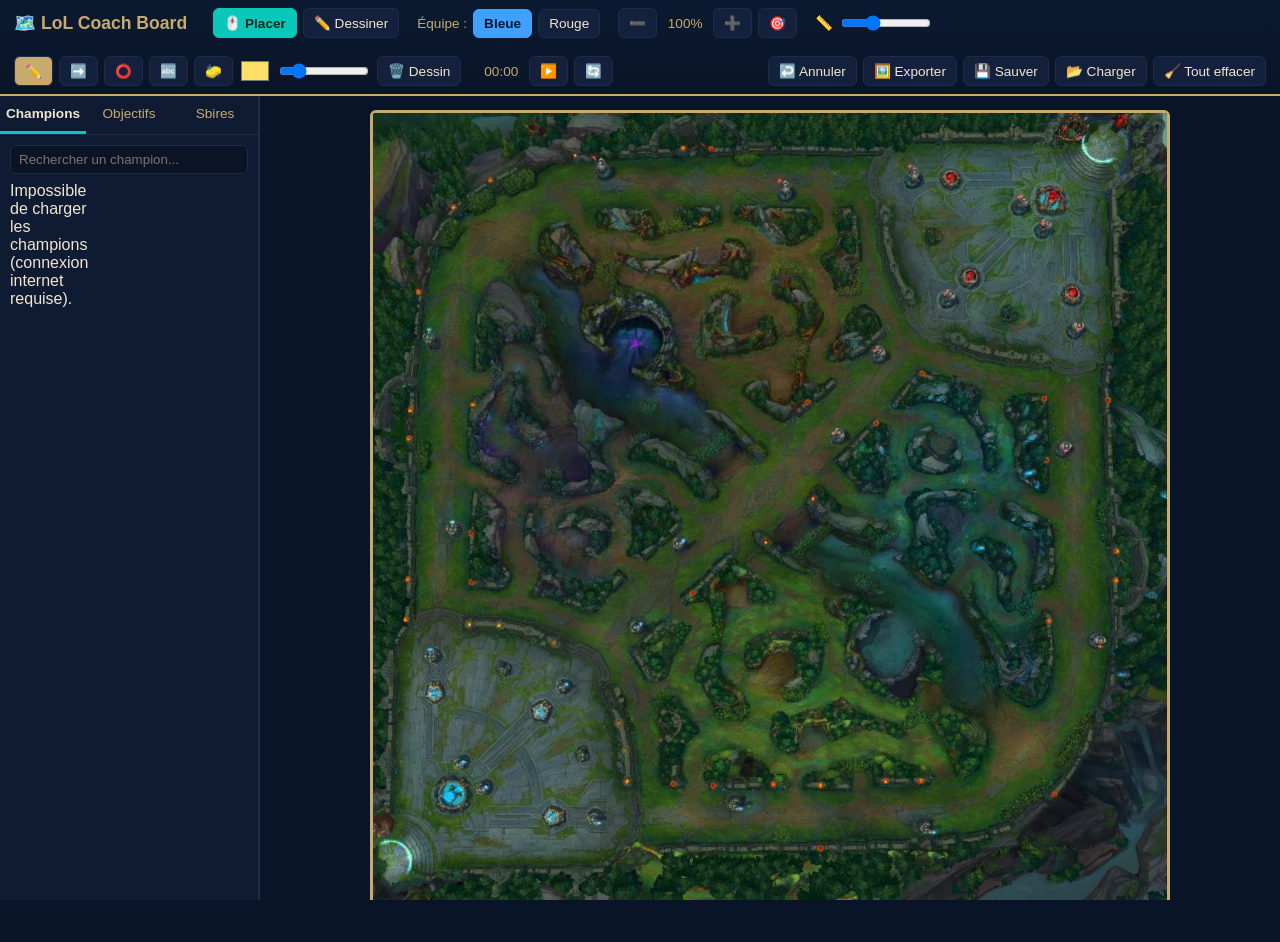
<file: jeux/lol-coach-board/index.html>
<!DOCTYPE html>
<html lang="fr">
<head>
<meta charset="UTF-8">
<meta name="viewport" content="width=device-width, initial-scale=1.0">
<title>LoL Coach Board — Tableau tactique Faille de l'Invocateur</title>
<link rel="stylesheet" href="style.css">
</head>
<body>

<header class="topbar">
  <div class="brand">🗺️ <span>LoL Coach Board</span></div>

  <div class="mode-switch">
    <button id="modePlace" class="mode-btn active">🖱️ Placer</button>
    <button id="modeDraw" class="mode-btn">✏️ Dessiner</button>
  </div>

  <div class="team-switch">
    <span>Équipe :</span>
    <button id="teamBlue" class="team-btn blue active">Bleue</button>
    <button id="teamRed" class="team-btn red">Rouge</button>
  </div>

  <div class="zoom-tools">
    <button id="zoomOut" title="Dézoomer">➖</button>
    <span id="zoomLabel">100%</span>
    <button id="zoomIn" title="Zoomer">➕</button>
    <button id="zoomReset" title="Réinitialiser la vue">🎯</button>
  </div>

  <div class="token-size-tools">
    <span title="Taille des jetons">📏</span>
    <input type="range" id="tokenSize" min="16" max="90" value="40" title="Taille des champions/jetons">
  </div>

  <div class="draw-tools" id="drawTools" hidden>
    <button class="tool-btn active" data-tool="pen" title="Crayon">✏️</button>
    <button class="tool-btn" data-tool="arrow" title="Flèche">➡️</button>
    <button class="tool-btn" data-tool="circle" title="Zone circulaire">⭕</button>
    <button class="tool-btn" data-tool="text" title="Texte">🔤</button>
    <button class="tool-btn" data-tool="eraser" title="Gomme">🧽</button>
    <input type="color" id="penColor" value="#ffe066" title="Couleur">
    <input type="range" id="penSize" min="1" max="20" value="4" title="Épaisseur">
    <button id="clearDraw" title="Effacer le dessin">🗑️ Dessin</button>
  </div>

  <div class="clock-tools">
    <span id="clockLabel">00:00</span>
    <button id="clockToggle" title="Démarrer/Pause">▶️</button>
    <button id="clockReset" title="Réinitialiser le chrono">🔄</button>
  </div>

  <div class="board-actions">
    <button id="undoBtn" title="Annuler (Ctrl+Z)">↩️ Annuler</button>
    <button id="exportBoard" title="Exporter en image PNG">🖼️ Exporter</button>
    <button id="saveBoard">💾 Sauver</button>
    <button id="loadBoard">📂 Charger</button>
    <button id="clearAll">🧹 Tout effacer</button>
  </div>
</header>

<div class="app-body">

  <aside class="sidebar">
    <div class="tabs">
      <button class="tab-btn active" data-tab="champions">Champions</button>
      <button class="tab-btn" data-tab="objectives">Objectifs</button>
      <button class="tab-btn" data-tab="minions">Sbires</button>
    </div>

    <div class="tab-panel active" id="panel-champions">
      <input type="text" id="champSearch" placeholder="Rechercher un champion..." class="search-box">
      <div id="champGrid" class="item-grid">Chargement des champions...</div>
    </div>

    <div class="tab-panel" id="panel-objectives">
      <div id="objGrid" class="item-grid"></div>
    </div>

    <div class="tab-panel" id="panel-minions">
      <div id="minionGrid" class="item-grid"></div>
    </div>
  </aside>

  <main class="board-wrap">
    <div class="board-viewport" id="boardViewport">
      <div class="board" id="board">
        <img id="mapImg" src="assets/map.jpg" alt="Faille de l'Invocateur">
        <div id="tokenLayer" class="token-layer"></div>
        <canvas id="drawCanvas" width="900" height="900"></canvas>
      </div>
    </div>
    <p class="hint" id="hintText">Clique un élément à gauche puis clique sur la carte pour le placer. Glisse un jeton posé pour le déplacer. Clique-droit (ou double-clic) sur un jeton pour le supprimer. Molette = zoom, glisse le fond (sans outil armé) = déplacer la vue.</p>
  </main>

</div>

<script src="app.js"></script>
</body>
</html>
</file>
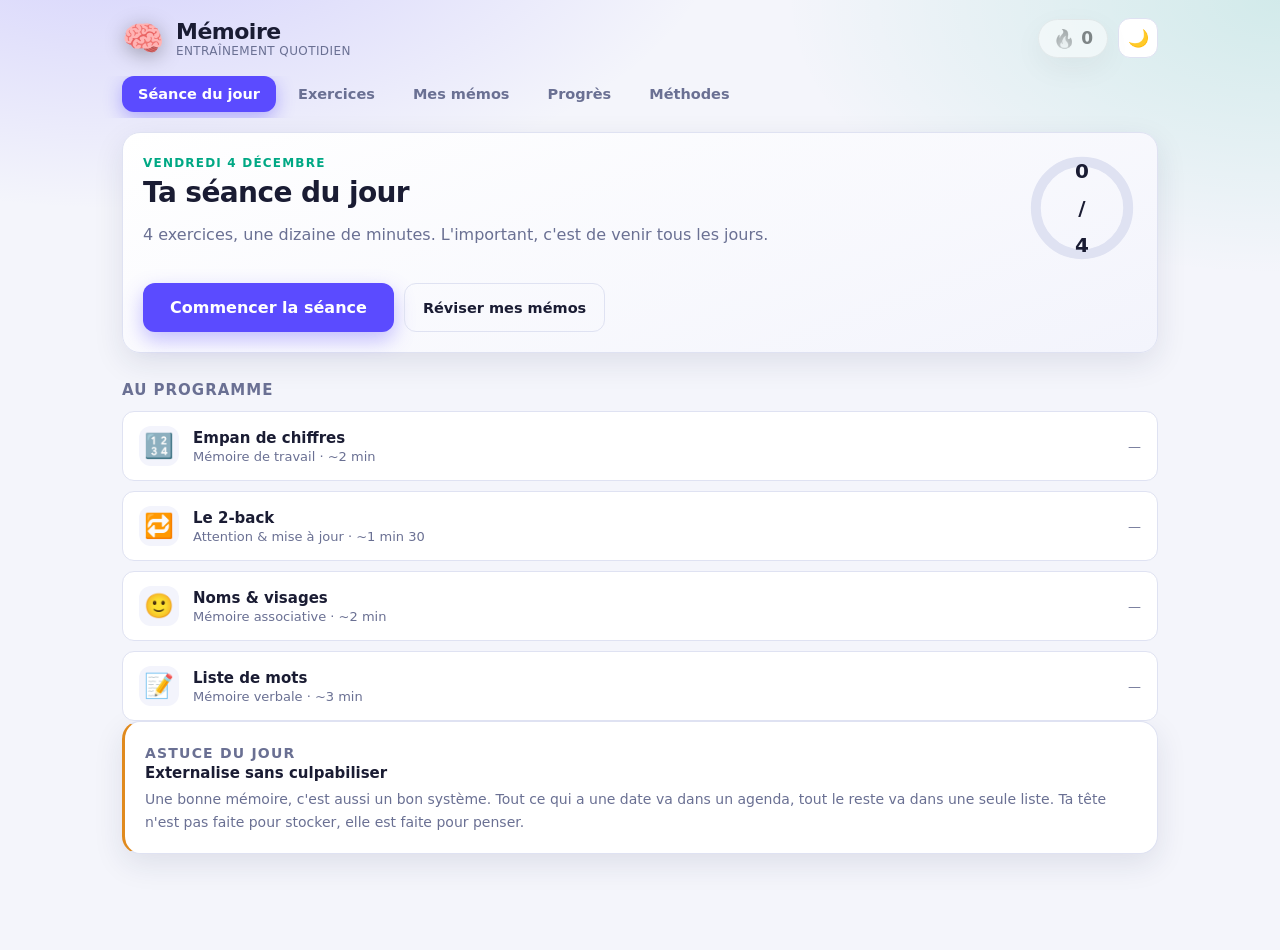
<file: jeux/memoire/index.html>
<!DOCTYPE html>
<html lang="fr">
<head>
<meta charset="utf-8">
<meta name="viewport" content="width=device-width, initial-scale=1">
<title>Mémoire — entraînement quotidien</title>
<link rel="stylesheet" href="style.css">
<link rel="icon" href="data:image/svg+xml,<svg xmlns='http://www.w3.org/2000/svg' viewBox='0 0 100 100'><text y='.9em' font-size='90'>🧠</text></svg>">
</head>
<body>

<header class="topbar">
  <div class="brand">
    <span class="brand-logo">🧠</span>
    <div>
      <h1>Mémoire</h1>
      <p class="brand-sub">entraînement quotidien</p>
    </div>
  </div>

  <div class="topbar-right">
    <div class="streak" id="streakBox" title="Jours d'affilée">
      <span class="streak-flame">🔥</span>
      <span class="streak-num" id="streakNum">0</span>
    </div>
    <button class="icon-btn" id="themeBtn" title="Thème clair / sombre">🌙</button>
  </div>
</header>

<nav class="tabs" id="tabs">
  <button class="tab active" data-screen="jour">Séance du jour</button>
  <button class="tab" data-screen="exercices">Exercices</button>
  <button class="tab" data-screen="memos">Mes mémos <span class="badge hidden" id="memoBadge">0</span></button>
  <button class="tab" data-screen="progres">Progrès</button>
  <button class="tab" data-screen="conseils">Méthodes</button>
</nav>

<main id="main">

  <!-- ============ SEANCE DU JOUR ============ -->
  <section class="screen active" id="screen-jour">
    <div id="sessionHome">
      <div class="card hero">
        <div class="hero-head">
          <div>
            <p class="eyebrow" id="todayLabel">Aujourd'hui</p>
            <h2 id="heroTitle">Ta séance du jour</h2>
            <p class="muted" id="heroSub">5 exercices, environ 10 minutes. L'important, c'est de venir tous les jours.</p>
          </div>
          <div class="ring" id="ringWrap">
            <svg viewBox="0 0 100 100" class="ring-svg">
              <circle cx="50" cy="50" r="42" class="ring-bg"></circle>
              <circle cx="50" cy="50" r="42" class="ring-fg" id="ringFg"></circle>
            </svg>
            <div class="ring-label"><span id="ringDone">0</span>/<span id="ringTotal">5</span></div>
          </div>
        </div>
        <div class="hero-actions">
          <button class="btn btn-primary btn-lg" id="startSessionBtn">Commencer la séance</button>
          <button class="btn btn-ghost" id="memoJumpBtn">Réviser mes mémos</button>
        </div>
      </div>

      <h3 class="section-title">Au programme</h3>
      <div class="list" id="planList"></div>

      <div class="card tip-card" id="dailyTip"></div>
    </div>

    <!-- zone de jeu -->
    <div id="sessionPlay" class="hidden">
      <div class="play-head">
        <button class="btn btn-ghost btn-sm" id="quitSessionBtn">← Quitter</button>
        <div class="play-progress">
          <div class="dots" id="stepDots"></div>
        </div>
        <div class="play-title" id="playTitle"></div>
      </div>
      <div class="card stage" id="stage"></div>
    </div>
  </section>

  <!-- ============ EXERCICES LIBRES ============ -->
  <section class="screen" id="screen-exercices">
    <h2 class="screen-title">Tous les exercices</h2>
    <p class="muted screen-sub">Joue autant que tu veux. Les scores comptent dans tes statistiques, mais seule la séance du jour entretient ta série 🔥.</p>
    <div class="grid-cards" id="exerciceGrid"></div>
    <div id="freePlay" class="hidden">
      <div class="play-head">
        <button class="btn btn-ghost btn-sm" id="quitFreeBtn">← Retour</button>
        <div class="play-title" id="freeTitle"></div>
      </div>
      <div class="card stage" id="freeStage"></div>
    </div>
  </section>

  <!-- ============ MEMOS ============ -->
  <section class="screen" id="screen-memos">
    <h2 class="screen-title">Mes mémos</h2>
    <p class="muted screen-sub">Ici tu notes ce que tu oublies <b>dans la vraie vie</b>. Le site te les redemande à intervalles de plus en plus longs (1 j, 3 j, 7 j, 15 j, 30 j…). C'est la partie qui change vraiment les choses.</p>

    <div class="card">
      <h3 class="card-title">Ajouter un mémo</h3>
      <div class="chips" id="memoTemplates"></div>
      <div class="form-row">
        <label>Question / indice
          <input type="text" id="memoQ" placeholder="Ex : Le prénom de la collègue de Léa ?" autocomplete="off">
        </label>
      </div>
      <div class="form-row">
        <label>Réponse
          <input type="text" id="memoA" placeholder="Ex : Amandine, la brune avec les lunettes rouges" autocomplete="off">
        </label>
      </div>
      <button class="btn btn-primary" id="memoAddBtn">Ajouter</button>
    </div>

    <div class="card" id="memoReviewCard">
      <h3 class="card-title">Révision <span class="pill" id="memoDueCount">0 à réviser</span></h3>
      <div id="memoReviewArea"></div>
    </div>

    <h3 class="section-title">Tous mes mémos <span class="muted" id="memoTotal"></span></h3>
    <div class="list" id="memoList"></div>
  </section>

  <!-- ============ PROGRES ============ -->
  <section class="screen" id="screen-progres">
    <h2 class="screen-title">Tes progrès</h2>
    <p class="muted screen-sub">Tu ne peux pas « sentir » ta mémoire progresser. Ces chiffres, si.</p>

    <div class="stat-row" id="statRow"></div>

    <div class="card">
      <h3 class="card-title">Assiduité (3 derniers mois)</h3>
      <div class="heatmap" id="heatmap"></div>
      <div class="heat-legend"><span>moins</span><i class="h0"></i><i class="h1"></i><i class="h2"></i><i class="h3"></i><i class="h4"></i><span>plus</span></div>
    </div>

    <div class="card">
      <h3 class="card-title">Score global</h3>
      <canvas id="globalChart" width="800" height="220"></canvas>
      <p class="muted small">Moyenne de tes performances du jour, sur 100. La ligne pointillée est ta moyenne de la 1<sup>re</sup> semaine.</p>
    </div>

    <h3 class="section-title">Par exercice</h3>
    <div class="grid-cards" id="perGame"></div>

    <div class="card">
      <h3 class="card-title">Sauvegarde</h3>
      <p class="muted small">Tes données sont stockées uniquement dans ce navigateur, sur ton PC. Exporte-les de temps en temps.</p>
      <div class="hero-actions">
        <button class="btn" id="exportBtn">Exporter (.json)</button>
        <button class="btn" id="importBtn">Importer</button>
        <input type="file" id="importFile" accept="application/json" class="hidden">
        <button class="btn btn-danger-ghost" id="resetBtn">Tout effacer</button>
      </div>
    </div>
  </section>

  <!-- ============ CONSEILS ============ -->
  <section class="screen" id="screen-conseils">
    <h2 class="screen-title">Méthodes qui marchent vraiment</h2>
    <p class="muted screen-sub">L'entraînement muscle ta concentration et ton rappel. Mais pour arrêter d'oublier <b>ta vie</b>, ce sont ces habitudes qui font 90 % du travail.</p>
    <div id="conseilsBody"></div>
  </section>

</main>

<div id="toast" class="toast"></div>

<script src="js/util.js"></script>
<script src="js/store.js"></script>
<script src="js/games.js"></script>
<script src="js/data.js"></script>
<script src="js/games/chiffres.js"></script>
<script src="js/games/mots.js"></script>
<script src="js/games/grille.js"></script>
<script src="js/games/nback.js"></script>
<script src="js/games/paires.js"></script>
<script src="js/games/visages.js"></script>
<script src="js/games/rappel.js"></script>
<script src="js/games/histoire.js"></script>
<script src="js/memos.js"></script>
<script src="js/progres.js"></script>
<script src="js/conseils.js"></script>
<script src="js/app.js"></script>
</body>
</html>
</file>
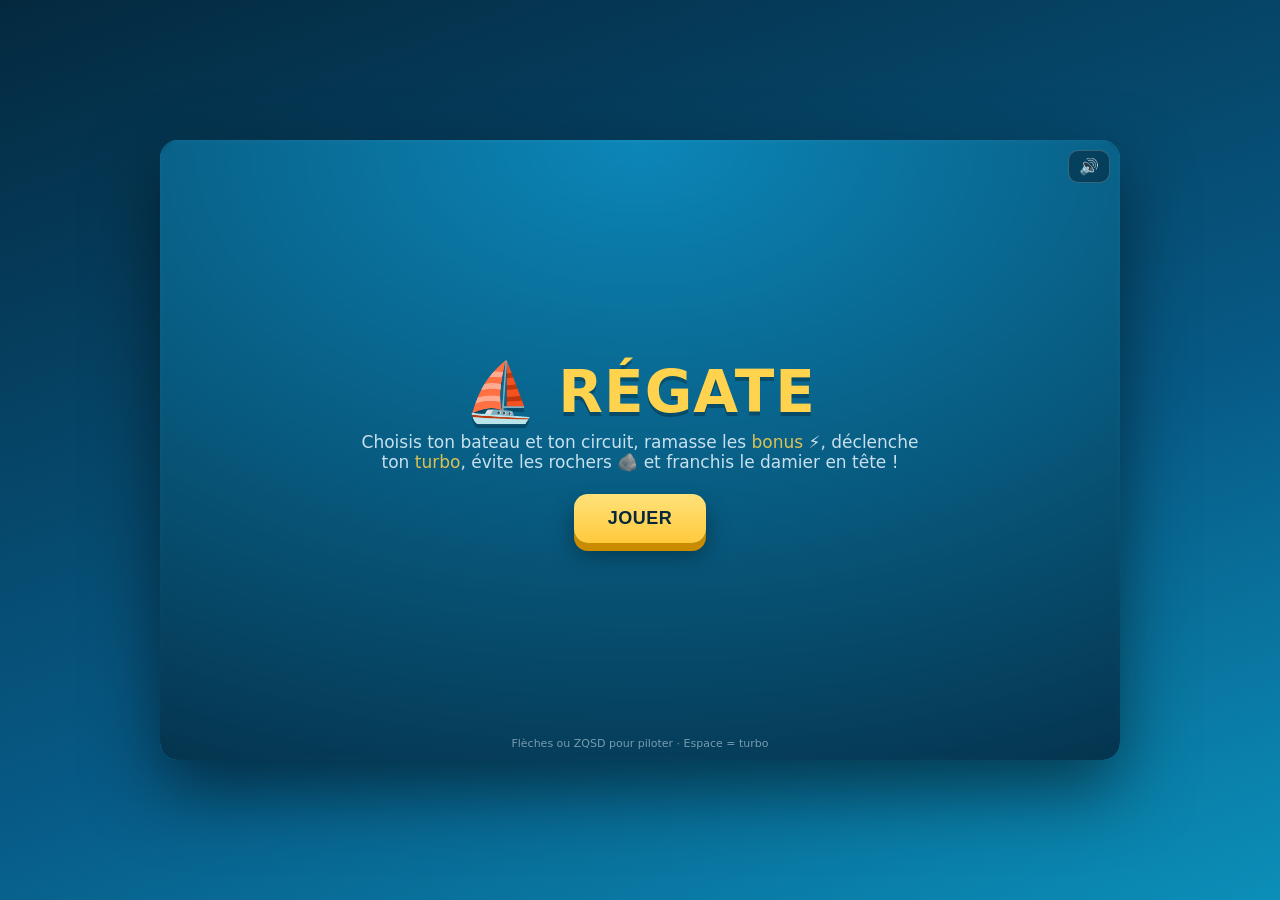
<file: jeux/regate/index.html>
<!DOCTYPE html>
<html lang="fr">
<head>
<meta charset="UTF-8">
<meta name="viewport" content="width=device-width, initial-scale=1.0">
<title>⛵ Régate — Course de Bateaux</title>
<style>
  :root{ --gold:#ffd34d; --ink:#06283a; }
  *{box-sizing:border-box; margin:0; padding:0;}
  html,body{height:100%;}
  body{
    font-family:"Segoe UI",system-ui,sans-serif;
    background:linear-gradient(160deg,#04293f,#075a86 60%,#0b8fb8);
    color:#eaf7ff; overflow:hidden;
    display:flex; align-items:center; justify-content:center;
    height:100vh; user-select:none;
  }
  #game{
    position:relative;
    width:min(96vw,960px);
    height:min(94vh,620px);
    border-radius:18px; overflow:hidden;
    box-shadow:0 30px 70px rgba(0,0,0,.5), inset 0 0 0 2px rgba(255,255,255,.06);
    background:#0a6fa8;
  }
  canvas{display:block; width:100%; height:100%;}

  .screen{
    position:absolute; inset:0;
    display:flex; flex-direction:column; align-items:center; justify-content:center;
    text-align:center; padding:24px;
    background:radial-gradient(120% 120% at 50% 0%, rgba(16,179,214,.35), rgba(4,41,63,.92));
    backdrop-filter:blur(2px); z-index:10; overflow:auto;
  }
  .hidden{display:none !important;}
  h1{ font-size:clamp(30px,6vw,58px); letter-spacing:1px; text-shadow:0 4px 0 rgba(0,0,0,.25); margin-bottom:6px;}
  .sub{opacity:.85; margin-bottom:22px; font-size:clamp(13px,2.4vw,17px); max-width:580px;}
  .gold{color:var(--gold);}

  .btn{
    cursor:pointer; border:none; font-weight:800; font-size:18px; color:var(--ink);
    background:linear-gradient(180deg,#ffe27a,#ffc93c);
    padding:14px 34px; border-radius:14px;
    box-shadow:0 8px 0 #c98b00, 0 12px 22px rgba(0,0,0,.35);
    transition:transform .08s, box-shadow .08s; letter-spacing:.5px;
  }
  .btn:active{transform:translateY(5px); box-shadow:0 3px 0 #c98b00,0 6px 12px rgba(0,0,0,.35);}
  .btn.secondary{ background:linear-gradient(180deg,#7fd6ff,#36b3e6); color:#04293f; box-shadow:0 8px 0 #0a6a93,0 12px 22px rgba(0,0,0,.35);}
  .btn.secondary:active{box-shadow:0 3px 0 #0a6a93,0 6px 12px rgba(0,0,0,.35);}

  .boats{ display:flex; gap:14px; flex-wrap:wrap; justify-content:center; margin-bottom:16px;}
  .boat-card{
    width:150px; cursor:pointer;
    background:rgba(255,255,255,.06); border:2px solid rgba(255,255,255,.12);
    border-radius:16px; padding:10px 9px; transition:transform .12s, border-color .12s, background .12s;
  }
  .boat-card:hover{transform:translateY(-4px); background:rgba(255,255,255,.12);}
  .boat-card.sel{border-color:var(--gold); background:rgba(255,211,77,.16); transform:translateY(-4px);}
  .boat-card canvas{width:100px; height:100px; margin:0 auto 4px;}
  .boat-card .name{font-weight:800; font-size:15px; margin-bottom:6px;}
  .stat{display:flex; align-items:center; gap:6px; font-size:11px; margin:3px 0;}
  .stat span{width:54px; text-align:left; opacity:.8;}
  .bar{flex:1; height:7px; border-radius:5px; background:rgba(255,255,255,.15); overflow:hidden;}
  .bar > i{display:block; height:100%; border-radius:5px; background:linear-gradient(90deg,#9fe8ff,#ffd34d);}

  .opts{display:flex; gap:22px; flex-wrap:wrap; justify-content:center; margin-bottom:18px;}
  .optgroup{font-size:13px;}
  .optgroup .lbl{opacity:.7; margin-bottom:6px; font-weight:700; text-transform:uppercase; letter-spacing:1px; font-size:11px;}
  .seg{display:flex; gap:6px; flex-wrap:wrap; justify-content:center;}
  .seg button{
    cursor:pointer; border:2px solid rgba(255,255,255,.18); background:rgba(255,255,255,.06);
    color:#eaf7ff; font-weight:700; padding:7px 14px; border-radius:10px; font-size:13px; transition:.12s;
  }
  .seg button.on{border-color:var(--gold); background:rgba(255,211,77,.18); color:#fff;}

  #hud{ position:absolute; inset:0; z-index:5; pointer-events:none; font-weight:800;}
  #hud .pill{
    position:absolute; background:rgba(4,41,63,.66); border:1px solid rgba(255,255,255,.15);
    border-radius:12px; padding:8px 14px; font-size:15px; backdrop-filter:blur(3px);
  }
  #pos{top:14px; left:14px; font-size:18px;}
  #lap{top:14px; left:50%; transform:translateX(-50%);}
  #timer{top:14px; right:14px;}
  #best{top:56px; right:14px; font-size:12px; opacity:.85;}
  #speedo{bottom:14px; left:14px; font-size:13px;}
  #boostWrap{position:absolute; bottom:48px; left:14px; width:160px;}
  #boostWrap .blbl{font-size:11px; opacity:.8; margin-bottom:3px;}
  #boostBar{height:12px; border-radius:7px; background:rgba(0,0,0,.4); border:1px solid rgba(255,255,255,.2); overflow:hidden;}
  #boostFill{height:100%; width:100%; background:linear-gradient(90deg,#3ad1ff,#ffd34d,#ff8a3c); transition:width .08s;}
  #minimap{position:absolute; bottom:14px; right:14px; width:150px; height:94px; border-radius:10px; background:rgba(4,41,63,.6); border:1px solid rgba(255,255,255,.2);}
  #countdown{ position:absolute; inset:0; display:flex; align-items:center; justify-content:center; font-size:120px; font-weight:900; color:var(--gold); text-shadow:0 6px 0 rgba(0,0,0,.3); pointer-events:none;}
  #toast{ position:absolute; top:52%; left:50%; transform:translate(-50%,-50%); font-size:34px; font-weight:900; color:var(--gold); opacity:0; text-shadow:0 4px 0 rgba(0,0,0,.35); pointer-events:none; white-space:nowrap;}
  .podium{font-size:19px; margin:6px 0 20px; line-height:1.85;}
  .row{display:flex; gap:14px; flex-wrap:wrap; justify-content:center;}
  .credit{position:absolute; bottom:10px; opacity:.5; font-size:11px;}
  #muteBtn{ position:absolute; top:10px; right:10px; z-index:20; cursor:pointer; pointer-events:auto; background:rgba(4,41,63,.6); border:1px solid rgba(255,255,255,.2); color:#eaf7ff; border-radius:10px; padding:6px 10px; font-size:16px;}
  #pauseBtn{ position:absolute; top:52px; left:14px; cursor:pointer; pointer-events:auto; background:rgba(4,41,63,.66); border:1px solid rgba(255,255,255,.2); color:#eaf7ff; border-radius:10px; padding:6px 11px; font-size:15px; font-weight:800;}
  kbd{background:#eaf7ff; color:#06283a; border-radius:5px; padding:1px 7px; font-weight:800; font-size:12px;}

  /* ---- Pièces & boutique ---- */
  .coins-pill{
    display:inline-flex; align-items:center; gap:6px;
    background:rgba(255,211,77,.16); border:1px solid rgba(255,211,77,.5);
    color:var(--gold); font-weight:900; font-size:16px;
    padding:6px 14px; border-radius:20px; margin-bottom:14px;
  }
  .shop-grid{
    display:flex; gap:14px; flex-wrap:wrap; justify-content:center;
    max-width:760px; margin-bottom:18px;
  }
  .skin-card{
    width:130px; background:rgba(255,255,255,.06);
    border:2px solid rgba(255,255,255,.12); border-radius:16px; padding:10px 9px;
    display:flex; flex-direction:column; align-items:center; gap:6px;
    transition:transform .12s, border-color .12s;
  }
  .skin-card:hover{transform:translateY(-3px);}
  .skin-card.equipped{border-color:var(--gold); background:rgba(255,211,77,.14);}
  .skin-card canvas{width:90px; height:90px;}
  .skin-card .sname{font-weight:800; font-size:14px;}
  .sbtn{
    cursor:pointer; border:none; font-weight:800; font-size:13px; color:var(--ink);
    background:linear-gradient(180deg,#7fd6ff,#36b3e6); padding:7px 12px; border-radius:10px;
    width:100%; box-shadow:0 4px 0 #0a6a93;
  }
  .sbtn:active{transform:translateY(3px); box-shadow:0 1px 0 #0a6a93;}
  .sbtn.buy{background:linear-gradient(180deg,#ffe27a,#ffc93c); box-shadow:0 4px 0 #c98b00;}
  .sbtn.buy:active{box-shadow:0 1px 0 #c98b00;}
  .sbtn.cant{filter:grayscale(.7) brightness(.8); cursor:not-allowed;}
  .sbtn.eq{background:rgba(255,255,255,.15); color:#eaf7ff; box-shadow:none; cursor:default;}
</style>
</head>
<body>
<div id="game">
  <canvas id="cv"></canvas>
  <button id="muteBtn" title="Son">🔊</button>

  <div id="hud" class="hidden">
    <div id="pos" class="pill">1ᵉ / 4</div>
    <div id="lap" class="pill">Tour 1/2</div>
    <div id="timer" class="pill">0.0s</div>
    <div id="best" class="pill">Record —</div>
    <div id="speedo" class="pill">Vitesse 0</div>
    <div id="boostWrap">
      <div class="blbl">⚡ TURBO <kbd>Espace</kbd></div>
      <div id="boostBar"><div id="boostFill"></div></div>
    </div>
    <canvas id="minimap" width="150" height="94"></canvas>
    <button id="pauseBtn" title="Pause (Échap)">⏸</button>
    <div id="countdown"></div>
    <div id="toast"></div>
  </div>

  <!-- Écran pause -->
  <div id="pauseScreen" class="screen hidden">
    <h1>⏸ <span class="gold">Pause</span></h1>
    <div class="row" style="flex-direction:column; gap:12px;">
      <button class="btn" id="resumeBtn">REPRENDRE</button>
      <button class="btn secondary" id="restartBtn">Recommencer</button>
      <button class="btn secondary" id="quitBtn">Retour au menu</button>
    </div>
  </div>

  <div id="titleScreen" class="screen">
    <h1>⛵ <span class="gold">RÉGATE</span></h1>
    <p class="sub">Choisis ton bateau et ton circuit, ramasse les <span class="gold">bonus</span> ⚡,
       déclenche ton <span class="gold">turbo</span>, évite les rochers 🪨 et franchis le damier en tête&nbsp;!</p>
    <button class="btn" id="playBtn">JOUER</button>
    <div class="credit">Flèches ou ZQSD pour piloter · Espace = turbo</div>
  </div>

  <div id="selectScreen" class="screen hidden">
    <h1 style="font-size:clamp(22px,5vw,36px)">Choisis ton <span class="gold">bateau</span></h1>
    <div class="coins-pill" id="selCoins">🪙 0</div>
    <div class="boats" id="boatList"></div>
    <div class="opts">
      <div class="optgroup">
        <div class="lbl">Circuit</div>
        <div class="seg" id="mapSeg"></div>
      </div>
      <div class="optgroup">
        <div class="lbl">Difficulté</div>
        <div class="seg" id="diffSeg">
          <button data-v="0">Facile</button>
          <button data-v="1" class="on">Normal</button>
          <button data-v="2">Difficile</button>
        </div>
      </div>
      <div class="optgroup">
        <div class="lbl">Tours</div>
        <div class="seg" id="lapSeg">
          <button data-v="2" class="on">2</button>
          <button data-v="3">3</button>
          <button data-v="5">5</button>
        </div>
      </div>
    </div>
    <div class="row">
      <button class="btn" id="startBtn">DÉPART&nbsp;!</button>
      <button class="btn secondary" id="shopBtn">🛒 Boutique</button>
    </div>
  </div>

  <!-- Écran boutique -->
  <div id="shopScreen" class="screen hidden">
    <h1 style="font-size:clamp(22px,5vw,36px)">🛒 <span class="gold">Boutique</span></h1>
    <div class="coins-pill" id="shopCoins">🪙 0</div>
    <div class="shop-grid" id="shopGrid"></div>
    <div class="row"><button class="btn secondary" id="shopBackBtn">← Retour</button></div>
  </div>

  <div id="endScreen" class="screen hidden">
    <h1 id="endTitle">🏁 Arrivée&nbsp;!</h1>
    <div class="podium" id="podium"></div>
    <div class="row">
      <button class="btn" id="againBtn">REJOUER</button>
      <button class="btn secondary" id="shopBtn2">🛒 Boutique</button>
      <button class="btn secondary" id="changeBtn">Menu</button>
    </div>
  </div>
</div>

<script>
(()=>{
"use strict";

// ===================== Bateaux =====================
const BOATS = [
  {id:0, name:"L'Éclair",   hull:"#ff5d5d", sail:"#ffe27a", topSpeed:4.7, accel:0.075, handling:0.055},
  {id:1, name:"Le Récif",   hull:"#3ad17f", sail:"#d6ffe9", topSpeed:4.2, accel:0.060, handling:0.072},
  {id:2, name:"L'Azur",     hull:"#4aa8ff", sail:"#cfe9ff", topSpeed:4.4, accel:0.068, handling:0.062},
  {id:3, name:"L'Ouragan",  hull:"#b06bff", sail:"#efdcff", topSpeed:5.1, accel:0.085, handling:0.045},
];
const NAMES_AI = ["Vagabond","Tempête","Mistral","Sirène","Corsaire","Triton"];
const DIFF = [ {name:"Facile",ai:0.80}, {name:"Normal",ai:0.92}, {name:"Difficile",ai:1.02} ];

// ===================== Skins =====================
const SKINS = [
  {id:"classic", name:"Classique",   price:0,   native:true},
  {id:"onyx",    name:"Onyx",        price:120, hull:"#2b2f36", sail:"#9aa0a8"},
  {id:"gold",    name:"Or",          price:160, hull:"#ffcf3a", sail:"#fff4cf", glow:"rgba(255,200,60,.55)"},
  {id:"ice",     name:"Glacier",     price:200, hull:"#6fd6ff", sail:"#eaffff", glow:"rgba(150,230,255,.55)"},
  {id:"toxic",   name:"Toxique",     price:260, hull:"#9bff3a", sail:"#22451a", glow:"rgba(150,255,60,.5)"},
  {id:"lava",    name:"Lave",        price:320, hull:"#ff4d2e", sail:"#ffb15a", glow:"rgba(255,90,30,.6)"},
  {id:"royal",   name:"Royal",       price:380, hull:"#7a3cff", sail:"#ffd34d", glow:"rgba(150,80,255,.55)"},
  {id:"rainbow", name:"Arc-en-ciel", price:600, rainbow:true,  sail:"#ffffff", glow:"rgba(255,255,255,.45)"},
];
function getSkin(id){ return SKINS.find(s=>s.id===id)||SKINS[0]; }

// ===================== Porte-monnaie & inventaire (persistant) =====================
let coins = parseInt(localStorage.getItem('regate_coins')||'0',10);
let ownedSkins = (()=>{ try{ return JSON.parse(localStorage.getItem('regate_skins')||'["classic"]'); }catch(e){ return ["classic"]; } })();
let equippedId = localStorage.getItem('regate_equipped')||'classic';
function saveCoins(){ localStorage.setItem('regate_coins', coins); }
function saveSkins(){ localStorage.setItem('regate_skins', JSON.stringify(ownedSkins)); localStorage.setItem('regate_equipped', equippedId); }
function skinColors(b, skin){
  if(!skin || skin.native) return {hull:b.hull, sail:b.sail, glow:null};
  let hull = skin.rainbow ? `hsl(${(performance.now()/12)%360},85%,60%)` : skin.hull;
  return {hull, sail:skin.sail, glow:skin.glow||null};
}

// ===================== Circuits =====================
const MAPS = [
  {
    name:"Baie du Récif",
    world:{w:2400,h:1500},
    checkpoints:[
      {x:400,y:1150},{x:400,y:380},{x:900,y:250},{x:1500,y:380},
      {x:2000,y:300},{x:2050,y:900},{x:1500,y:1150},{x:950,y:1200},
    ],
    rocks:[
      {x:700,y:760,r:40},{x:1250,y:760,r:48},{x:1750,y:640,r:38},{x:1200,y:430,r:34},
      {x:560,y:760,r:30},{x:1700,y:1000,r:44},{x:1000,y:900,r:36},{x:1500,y:850,r:30},
    ],
  },
  {
    name:"Grand Lagon",
    world:{w:2600,h:1550},
    checkpoints:[
      {x:380,y:790},{x:560,y:330},{x:1300,y:230},{x:2040,y:330},
      {x:2240,y:790},{x:2040,y:1240},{x:1300,y:1340},{x:560,y:1240},
    ],
    rocks:[
      {x:1300,y:520,r:50},{x:1300,y:1050,r:50},{x:880,y:790,r:40},{x:1720,y:790,r:40},
    ],
  },
  {
    name:"Archipel",
    world:{w:2500,h:1750},
    checkpoints:[
      {x:360,y:1480},{x:320,y:920},{x:680,y:560},{x:1180,y:820},
      {x:1680,y:520},{x:2160,y:860},{x:2120,y:1460},{x:1200,y:1560},
    ],
    rocks:[
      {x:560,y:1180,r:30},{x:520,y:740,r:32},{x:920,y:660,r:28},{x:980,y:1060,r:30},
      {x:1420,y:700,r:30},{x:1430,y:1120,r:32},{x:1880,y:660,r:28},{x:1900,y:1120,r:30},
      {x:760,y:1480,r:28},{x:1720,y:1420,r:30},{x:1450,y:380,r:30},
    ],
  },
];

// variables actives (remplies par applyMap)
let CHECKPOINTS=[], ROCKS=[], WORLD={w:2400,h:1500}, PICKUPS=[];
let mapIdx=0;
function applyMap(i){
  mapIdx=i;
  CHECKPOINTS = MAPS[i].checkpoints;
  ROCKS = MAPS[i].rocks;
  WORLD = MAPS[i].world;
}

// ===================== Canvas =====================
const cv=document.getElementById('cv'), ctx=cv.getContext('2d');
const mm=document.getElementById('minimap'), mmx=mm.getContext('2d');
let W=960,H=620;
function resize(){ const r=cv.getBoundingClientRect(); cv.width=r.width; cv.height=r.height; W=cv.width; H=cv.height; }
window.addEventListener('resize', resize);

// ===================== État =====================
let state="title";
let selected=0, diffIdx=1, LAPS=2;
let racers=[], player=null;
let raceTime=0, countdown=0;
let camera={x:0,y:0}, wakeParticles=[], shake=0, bestTime=null, toastT=0, paused=false;

function bestKey(){ return `regate_best_${mapIdx}_${selected}_${LAPS}_${diffIdx}`; }
function loadBest(){ const v=localStorage.getItem(bestKey()); bestTime=v?parseFloat(v):null; }
function saveBest(t){ if(bestTime===null||t<bestTime){ bestTime=t; localStorage.setItem(bestKey(),t.toFixed(2)); return true;} return false; }

// ===================== Son (uniquement événements) =====================
let actx=null, muted=false;
function audio(){ if(!actx){ try{ actx=new (window.AudioContext||window.webkitAudioContext)(); }catch(e){} } return actx; }
function beep(freq,dur=0.12,type='square',vol=0.18){
  const a=audio(); if(!a||muted) return;
  const o=a.createOscillator(), g=a.createGain();
  o.type=type; o.frequency.value=freq;
  g.gain.setValueAtTime(vol,a.currentTime);
  g.gain.exponentialRampToValueAtTime(0.001,a.currentTime+dur);
  o.connect(g); g.connect(a.destination);
  o.start(); o.stop(a.currentTime+dur);
}

// ===================== Entrées =====================
const keys={};
addEventListener('keydown',e=>{
  if(["ArrowUp","ArrowDown","ArrowLeft","ArrowRight"," "].includes(e.key)) e.preventDefault();
  keys[e.key.toLowerCase()]=true; if(e.key===' ') keys['space']=true;
});
addEventListener('keyup',e=>{ keys[e.key.toLowerCase()]=false; if(e.key===' ') keys['space']=false; });
addEventListener('keydown',e=>{ if((e.key==='Escape'||e.key.toLowerCase()==='p') && state==='race') togglePause(); });
function input(n){
  if(n==='up')return keys['arrowup']||keys['z']||keys['w'];
  if(n==='down')return keys['arrowdown']||keys['s'];
  if(n==='left')return keys['arrowleft']||keys['q']||keys['a'];
  if(n==='right')return keys['arrowright']||keys['d'];
  if(n==='boost')return keys['space'];
}

// ===================== Pickups =====================
function buildPickups(){
  PICKUPS=[];
  for(let i=0;i<CHECKPOINTS.length;i++){
    const a=CHECKPOINTS[i], b=CHECKPOINTS[(i+1)%CHECKPOINTS.length];
    let mx=(a.x+b.x)/2, my=(a.y+b.y)/2;
    for(const rk of ROCKS){
      const dx=mx-rk.x, dy=my-rk.y, d=Math.hypot(dx,dy);
      if(d<rk.r+40){ const n=(rk.r+45)/(d||1); mx=rk.x+dx*n; my=rk.y+dy*n; }
    }
    PICKUPS.push({x:mx,y:my,taken:false,t:0});
  }
}

// ===================== Coureur =====================
function makeRacer(boat,isPlayer,name){
  const c0=CHECKPOINTS[0], c1=CHECKPOINTS[1];
  const a0=Math.atan2(c1.y-c0.y, c1.x-c0.x);
  return {
    boat,isPlayer,name,
    x:c0.x, y:c0.y, angle:a0, speed:0,
    cp:1, lap:0, finished:false, finishTime:0, rank:0,
    boost:1, boosting:false, boostTime:0, stuck:0,
    aiSkill:0.80+Math.random()*0.16, aiJitter:Math.random()*1000,
  };
}

function startRace(){
  loadBest(); buildPickups();
  racers=[];
  player=makeRacer(BOATS[selected],true,"Toi");
  player.skin=getSkin(equippedId);
  racers.push(player);
  const others=BOATS.filter(b=>b.id!==selected);
  const names=[...NAMES_AI].sort(()=>Math.random()-0.5);
  others.forEach((b,i)=>racers.push(makeRacer(b,false,names[i])));

  // grille de départ : alignée derrière le damier, dans l'axe cp0->cp1
  const c0=CHECKPOINTS[0], c1=CHECKPOINTS[1];
  const a0=Math.atan2(c1.y-c0.y, c1.x-c0.x), perp=a0+Math.PI/2;
  racers.forEach((r,i)=>{
    const back=20+Math.floor(i/2)*44;
    const side=(i%2?1:-1)*30;
    r.x=c0.x-Math.cos(a0)*back+Math.cos(perp)*side;
    r.y=c0.y-Math.sin(a0)*back+Math.sin(perp)*side;
    r.angle=a0;
  });

  // caméra immédiatement sur le joueur
  camera.x=Math.max(0,Math.min(WORLD.w-W, player.x-W/2));
  camera.y=Math.max(0,Math.min(WORLD.h-H, player.y-H/2));

  raceTime=0; countdown=3.2; wakeParticles=[]; shake=0; paused=false;
  state="race";
  document.getElementById('hud').classList.remove('hidden');
  document.getElementById('best').textContent = bestTime!==null?'Record '+bestTime.toFixed(1)+'s':'Record —';
  hideAllScreens();
}

// ===================== Physique + IA =====================
function updateRacer(r,dt){
  const b=r.boat;
  let throttle=0, steer=0;
  const diffAI=DIFF[diffIdx].ai;

  if(r.isPlayer){
    if(input('up'))throttle=1;
    if(input('down'))throttle=-0.5;
    if(input('left'))steer=-1;
    if(input('right'))steer=1;
    r.boosting=input('boost')&&r.boost>0.02&&countdown<=0;
    if(r.boosting)r.boost=Math.max(0,r.boost-dt*0.5); else r.boost=Math.min(1,r.boost+dt*0.18);
  } else {
    const target=CHECKPOINTS[r.cp%CHECKPOINTS.length];
    let desired=Math.atan2(target.y-r.y, target.x-r.x);

    // --- évitement des rochers ---
    let nearRock=false;
    for(const rk of ROCKS){
      const dx=rk.x-r.x, dy=rk.y-r.y, dist=Math.hypot(dx,dy);
      const danger=rk.r+135;
      if(dist<danger){
        let aRock=Math.atan2(dy,dx), da=aRock-desired;
        while(da>Math.PI)da-=Math.PI*2; while(da<-Math.PI)da+=Math.PI*2;
        if(Math.abs(da)<1.25){ // rocher ~ devant
          const force=(danger-dist)/danger;
          desired-=(da>=0?1:-1)*force*1.5;
          nearRock=true;
        }
      }
    }

    let d=desired-r.angle;
    while(d>Math.PI)d-=Math.PI*2; while(d<-Math.PI)d+=Math.PI*2;
    steer=Math.max(-1,Math.min(1,d*2.2))*r.aiSkill;
    throttle=Math.abs(d)>0.9?0.6:1;
    if(nearRock) throttle=Math.min(throttle,0.85);
    throttle*=(0.92+0.08*Math.sin(raceTime*2+r.aiJitter));

    // --- désembourbage si bloqué ---
    if(Math.abs(r.speed)<0.4 && countdown<=0) r.stuck+=dt; else r.stuck=0;
    if(r.stuck>0.45){
      throttle=-0.85;
      steer=(Math.floor(r.aiJitter)%2?1:-1);
      r.boosting=false;
      if(r.stuck>1.1) r.stuck=0;
    } else {
      // turbo IA en ligne droite
      r.boosting=(Math.abs(d)<0.3&&r.boost>0.35&&countdown<=0&&Math.random()<0.05) ||
                 (r.boosting&&r.boost>0.05&&Math.abs(d)<0.6);
    }
    if(r.boosting)r.boost=Math.max(0,r.boost-dt*0.5); else r.boost=Math.min(1,r.boost+dt*0.12);
  }

  if(countdown>0){ throttle=0; r.boosting=false; }

  let maxS=b.topSpeed*(r.isPlayer?1:diffAI);
  if(r.boostTime>0){ r.boostTime-=dt; maxS*=1.35; }
  if(r.boosting) maxS*=1.45;

  const acc=b.accel*(r.boosting?1.7:1);
  if(throttle>0)r.speed+=acc*throttle*dt*60;
  else if(throttle<0)r.speed+=acc*throttle*0.6*dt*60;
  else r.speed*=Math.pow(0.985,dt*60);
  r.speed*=Math.pow(0.992,dt*60);
  r.speed=Math.max(-maxS*0.4,Math.min(maxS,r.speed));

  const speedFactor=Math.min(1,Math.abs(r.speed)/(b.topSpeed*0.5));
  r.angle+=steer*b.handling*speedFactor*dt*60*(r.speed<0?-1:1);

  r.x+=Math.cos(r.angle)*r.speed*dt*60;
  r.y+=Math.sin(r.angle)*r.speed*dt*60;

  const m=40;
  if(r.x<m){r.x=m;r.speed*=0.4;} if(r.x>WORLD.w-m){r.x=WORLD.w-m;r.speed*=0.4;}
  if(r.y<m){r.y=m;r.speed*=0.4;} if(r.y>WORLD.h-m){r.y=WORLD.h-m;r.speed*=0.4;}

  // collision rochers
  for(const rk of ROCKS){
    const dx=r.x-rk.x, dy=r.y-rk.y, dist=Math.hypot(dx,dy), min=rk.r+16;
    if(dist<min){
      const nx=dx/(dist||1), ny=dy/(dist||1);
      r.x=rk.x+nx*min; r.y=rk.y+ny*min;
      if(r.isPlayer&&Math.abs(r.speed)>1.8){ shake=Math.min(12,Math.abs(r.speed)*2); beep(90,0.16,'sawtooth',0.22); }
      r.speed*=0.35; r.boostTime=0;
    }
  }

  // pickups
  for(const p of PICKUPS){
    if(p.taken) continue;
    if(Math.hypot(p.x-r.x,p.y-r.y)<34){
      p.taken=true; p.t=2.5;
      r.boostTime=Math.max(r.boostTime,1.6);
      r.speed=Math.min(b.topSpeed*1.4,r.speed+1.2);
      if(r.isPlayer){ beep(880,0.1,'triangle',0.18); beep(1320,0.12,'triangle',0.13); showToast('⚡ TURBO !'); }
    }
  }

  // bouées + ligne d'arrivée (le tour se valide AU passage du damier = cp index 0)
  if(!r.finished){
    const idx=r.cp%CHECKPOINTS.length;
    const tgt=CHECKPOINTS[idx];
    if(Math.hypot(tgt.x-r.x,tgt.y-r.y)<95){
      if(idx===0){ // franchit le damier
        r.lap++;
        if(r.isPlayer&&r.lap<LAPS) beep(660,0.12,'square',0.16);
        if(r.lap>=LAPS){ r.finished=true; r.finishTime=raceTime; }
      }
      r.cp++;
    }
  }

  const sp=Math.abs(r.speed);
  if(sp>1&&Math.random()<(r.boosting?0.95:0.55)){
    wakeParticles.push({
      x:r.x-Math.cos(r.angle)*16+(Math.random()*8-4),
      y:r.y-Math.sin(r.angle)*16+(Math.random()*8-4),
      r:3+Math.random()*4, life:1, boost:r.boosting||r.boostTime>0
    });
  }
}

function progressOf(r){ return r.lap*CHECKPOINTS.length+r.cp; }
function updateRanks(){
  const order=[...racers].sort((a,b)=>{
    if(a.finished&&b.finished)return a.finishTime-b.finishTime;
    if(a.finished)return -1; if(b.finished)return 1;
    const pa=progressOf(a),pb=progressOf(b);
    if(pb!==pa)return pb-pa;
    const ta=CHECKPOINTS[a.cp%CHECKPOINTS.length],tb=CHECKPOINTS[b.cp%CHECKPOINTS.length];
    return Math.hypot(ta.x-a.x,ta.y-a.y)-Math.hypot(tb.x-b.x,tb.y-b.y);
  });
  order.forEach((r,i)=>r.rank=i+1);
}

function showToast(t){ document.getElementById('toast').textContent=t; toastT=1.1; }

function togglePause(force){
  if(state!=="race") return;
  paused = (force===undefined)?!paused:force;
  document.getElementById('pauseScreen').classList.toggle('hidden', !paused);
}

// ===================== Dessin =====================
function drawWater(){
  const g=ctx.createLinearGradient(0,0,0,H);
  g.addColorStop(0,'#0c84b4'); g.addColorStop(1,'#085d86');
  ctx.fillStyle=g; ctx.fillRect(0,0,W,H);
  ctx.globalAlpha=0.10; ctx.strokeStyle='#dff6ff'; ctx.lineWidth=2;
  const off=(raceTime*30)%40;
  for(let y=-40;y<H+40;y+=40){
    ctx.beginPath();
    for(let x=-40;x<W+40;x+=20){
      const yy=y+Math.sin((x+camera.x*0.3+raceTime*40)/60)*6+off-((camera.y*0.3)%40);
      if(x===-40)ctx.moveTo(x,yy);else ctx.lineTo(x,yy);
    }
    ctx.stroke();
  }
  ctx.globalAlpha=1;
}
function w2s(x,y){ return [x-camera.x,y-camera.y]; }

function drawTrack(){
  ctx.save();
  ctx.lineWidth=110; ctx.lineCap='round'; ctx.lineJoin='round'; ctx.strokeStyle='rgba(255,255,255,0.06)';
  ctx.beginPath();
  CHECKPOINTS.forEach((c,i)=>{ const [sx,sy]=w2s(c.x,c.y); i===0?ctx.moveTo(sx,sy):ctx.lineTo(sx,sy); });
  ctx.closePath(); ctx.stroke(); ctx.restore();

  // damier d'arrivée orienté perpendiculaire à l'axe cp0->cp1
  const s=CHECKPOINTS[0], n=CHECKPOINTS[1];
  const [lx,ly]=w2s(s.x,s.y);
  const ang=Math.atan2(n.y-s.y,n.x-s.x);
  ctx.save(); ctx.translate(lx,ly); ctx.rotate(ang);
  const tile=14;
  for(let i=-4;i<4;i++) for(let j=0;j<2;j++){
    ctx.fillStyle=((i+j)%2===0)?'#ffffff':'#1a1a1a';
    ctx.fillRect(-tile, i*tile, tile*2, tile); // bande perpendiculaire
  }
  ctx.restore();

  // rochers
  for(const rk of ROCKS){
    const [sx,sy]=w2s(rk.x,rk.y);
    if(sx<-90||sx>W+90||sy<-90||sy>H+90)continue;
    ctx.beginPath(); ctx.arc(sx,sy+4,rk.r,0,7); ctx.fillStyle='rgba(0,0,0,.18)'; ctx.fill();
    ctx.beginPath(); ctx.arc(sx,sy,rk.r,0,7);
    const rg=ctx.createRadialGradient(sx-rk.r*0.3,sy-rk.r*0.3,4,sx,sy,rk.r);
    rg.addColorStop(0,'#9aa5ad'); rg.addColorStop(1,'#54616b');
    ctx.fillStyle=rg; ctx.fill();
    ctx.lineWidth=3; ctx.strokeStyle='rgba(255,255,255,.25)'; ctx.stroke();
    ctx.beginPath(); ctx.arc(sx,sy,rk.r+5,0,7); ctx.strokeStyle='rgba(255,255,255,.35)'; ctx.lineWidth=2; ctx.stroke();
  }

  // pickups
  for(const p of PICKUPS){
    const [sx,sy]=w2s(p.x,p.y);
    if(sx<-40||sx>W+40||sy<-40||sy>H+40)continue;
    if(p.taken){
      if(p.t>0){ ctx.globalAlpha=Math.max(0,p.t/2.5);
        ctx.beginPath(); ctx.arc(sx,sy,18+(2.5-p.t)*20,0,7); ctx.strokeStyle='#ffd34d'; ctx.lineWidth=3; ctx.stroke();
        ctx.globalAlpha=1; }
      continue;
    }
    const pulse=4*Math.sin(raceTime*5);
    ctx.beginPath(); ctx.arc(sx,sy,18+pulse,0,7); ctx.strokeStyle='rgba(255,211,77,.5)'; ctx.lineWidth=4; ctx.stroke();
    ctx.font='bold 22px Segoe UI'; ctx.textAlign='center'; ctx.textBaseline='middle';
    ctx.fillStyle='#ffd34d'; ctx.fillText('⚡',sx,sy+1); ctx.textBaseline='alphabetic';
  }

  // bouées
  CHECKPOINTS.forEach((c,i)=>{
    const [sx,sy]=w2s(c.x,c.y);
    if(sx<-60||sx>W+60||sy<-60||sy>H+60)return;
    const next=(player&&player.cp%CHECKPOINTS.length===i&&!player.finished);
    ctx.beginPath(); ctx.arc(sx,sy,26,0,7); ctx.fillStyle=next?'rgba(255,211,77,.25)':'rgba(255,255,255,.08)'; ctx.fill();
    ctx.beginPath(); ctx.arc(sx,sy,12,0,7); ctx.fillStyle=next?'#ffd34d':'#ff7a3c'; ctx.fill();
    ctx.lineWidth=3; ctx.strokeStyle='#ffffff'; ctx.stroke();
    ctx.beginPath(); ctx.arc(sx,sy,5,0,7); ctx.fillStyle='#fff'; ctx.fill();
  });
}

function drawBoat(c2,b,s,skin){
  const col=skinColors(b,skin);
  if(col.glow){
    const g=c2.createRadialGradient(0,0,s*0.5,0,0,s*1.9);
    g.addColorStop(0,col.glow); g.addColorStop(1,'rgba(0,0,0,0)');
    c2.fillStyle=g; c2.beginPath(); c2.arc(0,0,s*1.9,0,7); c2.fill();
  }
  c2.beginPath(); c2.moveTo(1.5*s,0);
  c2.quadraticCurveTo(0.4*s,0.7*s,-1.1*s,0.55*s);
  c2.lineTo(-1.1*s,-0.55*s);
  c2.quadraticCurveTo(0.4*s,-0.7*s,1.5*s,0); c2.closePath();
  c2.fillStyle=col.hull; c2.fill();
  c2.lineWidth=Math.max(1,s*0.12); c2.strokeStyle='rgba(0,0,0,.35)'; c2.stroke();
  c2.beginPath(); c2.ellipse(0,0,0.85*s,0.32*s,0,0,7); c2.fillStyle='rgba(255,255,255,.85)'; c2.fill();
  c2.fillStyle='#5a3b1e'; c2.fillRect(-0.05*s,-0.08*s,0.1*s,0.16*s);
  c2.beginPath(); c2.moveTo(0.05*s,0); c2.lineTo(0.05*s,-1.15*s); c2.lineTo(0.95*s,-0.05*s); c2.closePath();
  c2.fillStyle=col.sail; c2.fill();
  c2.strokeStyle='rgba(0,0,0,.2)'; c2.lineWidth=Math.max(1,s*0.06); c2.stroke();
}

function drawRacers(){
  for(const p of wakeParticles){
    const [sx,sy]=w2s(p.x,p.y);
    ctx.beginPath(); ctx.arc(sx,sy,p.r*(0.6+p.life),0,7);
    ctx.fillStyle=p.boost?`rgba(255,200,90,${0.32*p.life})`:`rgba(255,255,255,${0.22*p.life})`; ctx.fill();
  }
  const order=[...racers].sort((a,b)=>(a.isPlayer?1:0)-(b.isPlayer?1:0));
  for(const r of order){
    const [sx,sy]=w2s(r.x,r.y);
    if(sx<-80||sx>W+80||sy<-80||sy>H+80)continue;
    ctx.save(); ctx.translate(sx,sy); ctx.rotate(r.angle);
    if(r.boosting||r.boostTime>0){
      ctx.save(); ctx.translate(-20,0);
      for(let k=0;k<3;k++){ ctx.beginPath(); ctx.arc(-k*7-Math.random()*4,0,7-k*2,0,7);
        ctx.fillStyle=`rgba(255,${160-k*40},60,${0.7-k*0.2})`; ctx.fill(); }
      ctx.restore();
    }
    ctx.save(); ctx.translate(0,5); ctx.scale(1,0.5);
    ctx.beginPath(); ctx.arc(0,0,26,0,7); ctx.fillStyle='rgba(0,0,0,.18)'; ctx.fill(); ctx.restore();
    drawBoat(ctx,r.boat,17,r.skin); ctx.restore();
    ctx.font='bold 12px Segoe UI'; ctx.textAlign='center';
    ctx.fillStyle=r.isPlayer?'#ffd34d':'rgba(255,255,255,.85)';
    ctx.strokeStyle='rgba(0,0,0,.6)'; ctx.lineWidth=3;
    ctx.strokeText(r.name,sx,sy-26); ctx.fillText(r.name,sx,sy-26);
  }
}

function drawMinimap(){
  mmx.clearRect(0,0,150,94);
  const sx=150/WORLD.w, sy=94/WORLD.h;
  mmx.strokeStyle='rgba(255,255,255,.25)'; mmx.lineWidth=6; mmx.lineCap='round'; mmx.lineJoin='round';
  mmx.beginPath();
  CHECKPOINTS.forEach((c,i)=>{ const x=c.x*sx,y=c.y*sy; i===0?mmx.moveTo(x,y):mmx.lineTo(x,y); });
  mmx.closePath(); mmx.stroke();
  for(const r of racers){ mmx.beginPath(); mmx.arc(r.x*sx,r.y*sy,r.isPlayer?3.5:2.5,0,7);
    mmx.fillStyle=r.isPlayer?'#ffd34d':r.boat.hull; mmx.fill(); }
}

// ===================== Boucle =====================
let last=performance.now();
function loop(now){
  const dt=Math.min(0.05,(now-last)/1000); last=now;
  if(state==="race" && !paused){
    if(countdown>0){
      const prev=Math.ceil(countdown-0.2);
      countdown-=dt;
      const cur=Math.ceil(countdown-0.2);
      document.getElementById('countdown').textContent=countdown>0.2?(cur||"GO!"):"GO!";
      if(cur!==prev&&cur>0)beep(440,0.15,'square',0.18);
      if(countdown<=0){ countdown=0; document.getElementById('countdown').textContent=""; beep(880,0.3,'square',0.22); }
    } else if(racers.some(r=>!r.finished)){ raceTime+=dt; }

    racers.forEach(r=>updateRacer(r,dt));
    for(let i=wakeParticles.length-1;i>=0;i--){ wakeParticles[i].life-=dt*1.6; if(wakeParticles[i].life<=0)wakeParticles.splice(i,1); }
    for(const p of PICKUPS){ if(p.taken&&p.t>0)p.t-=dt; }
    updateRanks();

    let tx=player.x-W/2, ty=player.y-H/2;
    camera.x+=(tx-camera.x)*0.12; camera.y+=(ty-camera.y)*0.12;
    camera.x=Math.max(0,Math.min(WORLD.w-W,camera.x));
    camera.y=Math.max(0,Math.min(WORLD.h-H,camera.y));
    if(shake>0){ shake*=0.85; if(shake<0.3)shake=0; }
    const ox=(Math.random()*2-1)*shake, oy=(Math.random()*2-1)*shake;

    document.getElementById('pos').textContent=`${player.rank}ᵉ / ${racers.length}`;
    document.getElementById('lap').textContent=`Tour ${Math.min(player.lap+1,LAPS)}/${LAPS}`;
    document.getElementById('timer').textContent=raceTime.toFixed(1)+'s';
    document.getElementById('speedo').textContent='Vitesse '+Math.round(Math.abs(player.speed)*22);
    document.getElementById('boostFill').style.width=(player.boost*100)+'%';
    if(toastT>0){ toastT-=dt; const el=document.getElementById('toast'); el.style.opacity=Math.min(1,toastT*2); el.style.transform=`translate(-50%,${-50-(1.1-toastT)*20}%)`; }
    else document.getElementById('toast').style.opacity=0;

    if(player.finished&&state==="race"){ finishRace(); }

    ctx.save(); ctx.translate(ox,oy);
    drawWater(); drawTrack(); drawRacers();
    ctx.restore();
    drawMinimap();
  }
  requestAnimationFrame(loop);
}

// ===================== Fin =====================
function finishRace(){
  updateRanks();
  state="end";
  document.getElementById('hud').classList.add('hidden');
  const order=[...racers].sort((a,b)=>a.rank-b.rank);
  const place=player.rank;
  const medals=["🥇","🥈","🥉","4ᵉ"];
  const isRecord=saveBest(player.finishTime);

  // --- gain de pièces selon le classement ---
  const rewardTable=[100,60,40,25];
  const diffMult=[1.0,1.3,1.6][diffIdx];
  const base=rewardTable[place-1]||15;
  const lapBonus=Math.max(0,(LAPS-2))*10;
  const recordBonus=isRecord?40:0;
  const earned=Math.round((base+lapBonus)*diffMult)+recordBonus;
  coins+=earned; saveCoins();

  document.getElementById('endTitle').innerHTML=
    place===1?"🏆 <span class='gold'>VICTOIRE&nbsp;!</span>"
    :place<=3?`${medals[place-1]} Joli podium&nbsp;!`:"🏁 Course terminée";
  if(place===1){ beep(660,0.15,'square',0.2); setTimeout(()=>beep(880,0.15,'square',0.2),140); setTimeout(()=>beep(1100,0.25,'square',0.2),280); }
  let html="";
  order.forEach((r,i)=>{
    const t=r.finished?r.finishTime.toFixed(1)+'s':'abandon';
    html+=`<div ${r.isPlayer?"style='color:#ffd34d;font-weight:900'":""}>${medals[i]||(i+1)+'ᵉ'} ${r.name} — ${r.boat.name} <small>(${t})</small></div>`;
  });
  html+=`<div style="margin-top:10px;font-size:14px;opacity:.85">Ton temps : <b>${player.finishTime.toFixed(1)}s</b>`+
        (isRecord?` <span class="gold">— NOUVEAU RECORD ! ⭐</span>`:(bestTime!==null?` · Record : ${bestTime.toFixed(1)}s`:''))+`</div>`;
  html+=`<div style="margin-top:8px;font-size:16px"><span class="gold">+${earned} 🪙</span>`+
        (recordBonus?` <small style="opacity:.8">(dont +${recordBonus} record)</small>`:'')+
        ` &nbsp;·&nbsp; Total : <b class="gold">${coins} 🪙</b></div>`;
  document.getElementById('podium').innerHTML=html;
  showScreen('endScreen');
}

// ===================== UI =====================
function hideAllScreens(){ document.querySelectorAll('.screen').forEach(s=>s.classList.add('hidden')); }
function showScreen(id){ hideAllScreens(); document.getElementById(id).classList.remove('hidden'); }

function buildShop(){
  document.getElementById('shopCoins').textContent='🪙 '+coins;
  const g=document.getElementById('shopGrid'); g.innerHTML='';
  SKINS.forEach(sk=>{
    const owned=ownedSkins.includes(sk.id), equipped=equippedId===sk.id;
    const card=document.createElement('div'); card.className='skin-card'+(equipped?' equipped':'');
    const c=document.createElement('canvas'); c.width=90; c.height=90;
    const cc=c.getContext('2d'); cc.translate(45,50); cc.rotate(-Math.PI/2); drawBoat(cc,BOATS[selected],22,sk);
    card.appendChild(c);
    const nm=document.createElement('div'); nm.className='sname'; nm.textContent=sk.name; card.appendChild(nm);
    const btn=document.createElement('button'); btn.className='sbtn';
    if(equipped){ btn.textContent='✓ Équipé'; btn.classList.add('eq'); }
    else if(owned){ btn.textContent='Équiper'; btn.onclick=()=>{ equippedId=sk.id; saveSkins(); beep(660,.08,'triangle',.16); buildShop(); }; }
    else {
      btn.innerHTML='🪙 '+sk.price; btn.classList.add('buy');
      if(coins<sk.price) btn.classList.add('cant');
      btn.onclick=()=>{
        if(coins>=sk.price){ coins-=sk.price; ownedSkins.push(sk.id); equippedId=sk.id; saveCoins(); saveSkins();
          beep(880,.1,'triangle',.18); setTimeout(()=>beep(1320,.12,'triangle',.14),90); buildShop(); }
        else { beep(150,.18,'sawtooth',.2); }
      };
    }
    card.appendChild(btn); g.appendChild(card);
  });
}

function buildSelect(){
  document.getElementById('selCoins').textContent='🪙 '+coins;
  const list=document.getElementById('boatList'); list.innerHTML='';
  BOATS.forEach(b=>{
    const card=document.createElement('div');
    card.className='boat-card'+(b.id===selected?' sel':''); card.dataset.id=b.id;
    const c=document.createElement('canvas'); c.width=100; c.height=100;
    const cc=c.getContext('2d'); cc.translate(50,55); cc.rotate(-Math.PI/2); drawBoat(cc,b,24);
    card.appendChild(c);
    const nm=document.createElement('div'); nm.className='name'; nm.textContent=b.name; card.appendChild(nm);
    [['Vitesse',b.topSpeed/5.2],['Accél.',b.accel/0.09],['Maniab.',b.handling/0.075]].forEach(([lbl,v])=>{
      const row=document.createElement('div'); row.className='stat';
      row.innerHTML=`<span>${lbl}</span><div class="bar"><i style="width:${Math.round(v*100)}%"></i></div>`;
      card.appendChild(row);
    });
    card.addEventListener('click',()=>{ selected=b.id;
      document.querySelectorAll('.boat-card').forEach(x=>x.classList.toggle('sel',+x.dataset.id===selected)); });
    list.appendChild(card);
  });
  // circuits
  const ms=document.getElementById('mapSeg'); ms.innerHTML='';
  MAPS.forEach((m,i)=>{
    const btn=document.createElement('button'); btn.textContent=m.name; btn.dataset.v=i;
    if(i===mapIdx) btn.classList.add('on');
    btn.onclick=()=>{ applyMap(i); [...ms.children].forEach(c=>c.classList.toggle('on',c===btn)); };
    ms.appendChild(btn);
  });
}

document.getElementById('diffSeg').addEventListener('click',e=>{ const b=e.target.closest('button'); if(!b)return;
  diffIdx=+b.dataset.v; [...e.currentTarget.children].forEach(c=>c.classList.toggle('on',c===b)); });
document.getElementById('lapSeg').addEventListener('click',e=>{ const b=e.target.closest('button'); if(!b)return;
  LAPS=+b.dataset.v; [...e.currentTarget.children].forEach(c=>c.classList.toggle('on',c===b)); });

document.getElementById('playBtn').onclick=()=>{ audio(); buildSelect(); state="select"; showScreen('selectScreen'); };
document.getElementById('startBtn').onclick=()=>{ audio(); if(actx&&actx.state==='suspended')actx.resume(); startRace(); };
document.getElementById('againBtn').onclick=()=>{ if(actx&&actx.state==='suspended')actx.resume(); startRace(); };
document.getElementById('changeBtn').onclick=()=>{ buildSelect(); state="select"; showScreen('selectScreen'); };
document.getElementById('shopBtn').onclick=()=>{ audio(); buildShop(); showScreen('shopScreen'); };
document.getElementById('shopBtn2').onclick=()=>{ audio(); buildShop(); showScreen('shopScreen'); };
document.getElementById('shopBackBtn').onclick=()=>{ buildSelect(); showScreen('selectScreen'); };
document.getElementById('muteBtn').onclick=()=>{ muted=!muted; document.getElementById('muteBtn').textContent=muted?'🔇':'🔊'; };
document.getElementById('pauseBtn').onclick=()=>togglePause();
document.getElementById('resumeBtn').onclick=()=>togglePause(false);
document.getElementById('restartBtn').onclick=()=>{ togglePause(false); if(actx&&actx.state==='suspended')actx.resume(); startRace(); };
document.getElementById('quitBtn').onclick=()=>{
  paused=false; document.getElementById('hud').classList.add('hidden');
  state="select"; buildSelect(); showScreen('selectScreen');
};

// ===================== Init =====================
applyMap(0);
resize();
requestAnimationFrame(loop);
})();
</script>
</body>
</html>
</file>
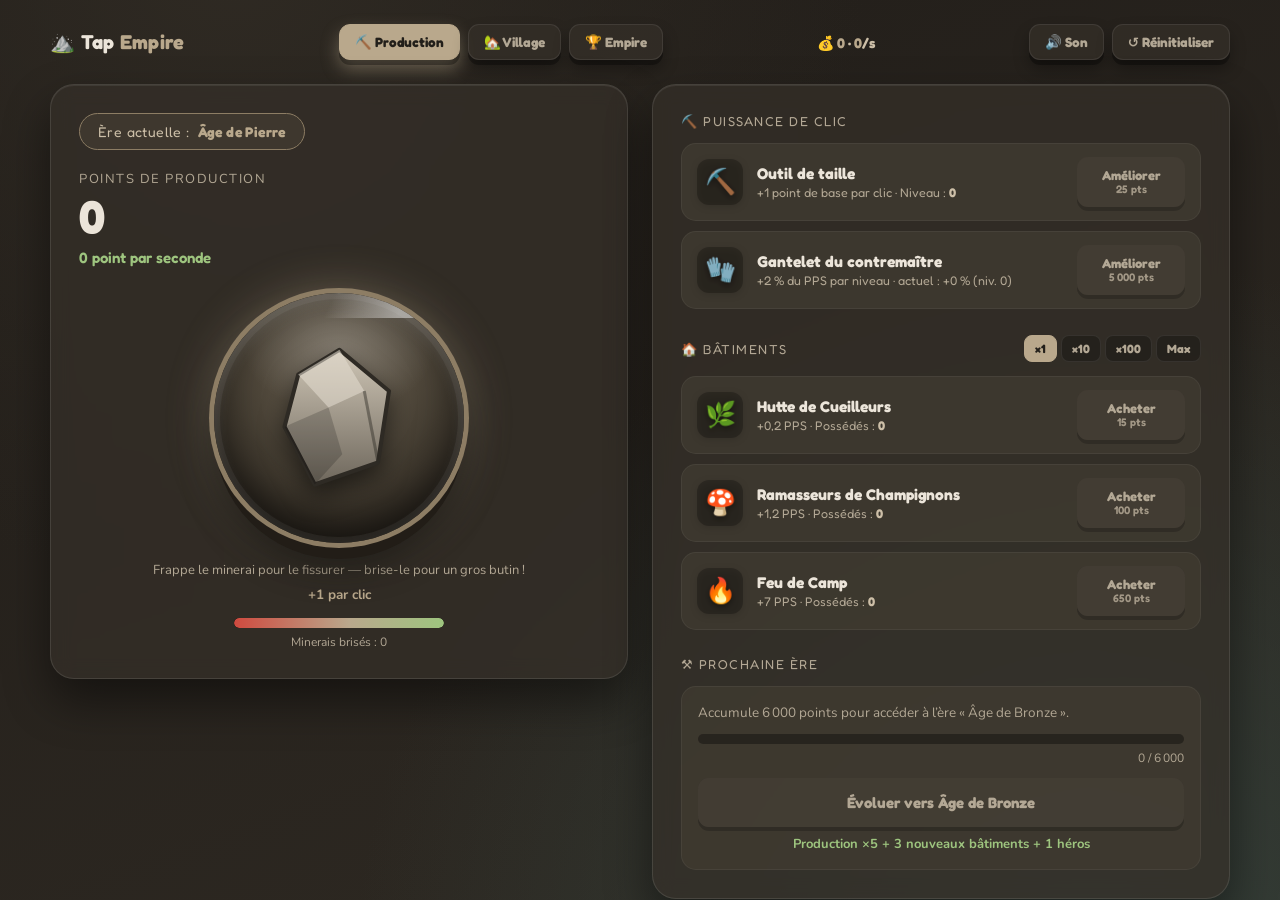
<file: jeux/tap-empire/index.html>
<!DOCTYPE html>
<html lang="fr">
<head>
<meta charset="UTF-8">
<meta name="viewport" content="width=device-width, initial-scale=1.0">
<title>Tap Empire — Clicker de Civilisation</title>
<link rel="preconnect" href="https://fonts.googleapis.com">
<link rel="preconnect" href="https://fonts.gstatic.com" crossorigin>
<link href="https://fonts.googleapis.com/css2?family=Fredoka:wght@400;500;600;700&family=Nunito:wght@400;600;700;800&display=swap" rel="stylesheet">
<link rel="stylesheet" href="css/style.css">
</head>
<body>
  <div class="dust" id="dust"></div>

  <div class="container">

    <!-- ===================== BARRE SUPÉRIEURE ===================== -->
    <div class="topbar">
      <div class="title">⛰️ Tap <span>Empire</span></div>
      <div class="tabs">
        <button class="tab active" data-view="prod">⛏️ Production</button>
        <button class="tab" data-view="village">🏡 Village</button>
        <button class="tab" data-view="empire">🏆 Empire</button>
      </div>
      <div class="resourcebar">💰 <span id="top-score">0</span> &middot; <span id="top-pps">0</span>/s</div>
      <div class="controls">
        <button class="ctrl" id="sound-toggle">🔊 Son</button>
        <button class="ctrl" id="reset-btn">↺ Réinitialiser</button>
      </div>
    </div>

    <!-- ===================== VUE PRODUCTION ===================== -->
    <div class="view active" id="view-prod">
      <div class="cols">

        <!-- Colonne gauche : le clic -->
        <div class="panel">
          <span class="era-badge">Ère actuelle : <b id="era-name">Âge de Pierre</b></span>

          <div class="score-label">Points de production</div>
          <div class="score" id="score">0</div>
          <div class="pps" id="pps">0 point par seconde</div>
          <div class="era-mult" id="era-mult"></div>
          <div class="force-line" id="force-line"></div>

          <div class="click-zone">
            <div class="click-btn" id="clicker" role="button" tabindex="0" aria-label="Frapper le minerai">
              <div class="era-icon" id="era-icon"></div>
              <svg class="cracks" id="cracks" viewBox="0 0 120 120" xmlns="http://www.w3.org/2000/svg">
                <g class="c1"><path d="M60 60 L65 42 L60 26"/><path d="M60 60 L76 64 L90 58"/></g>
                <g class="c2"><path d="M60 60 L46 52 L32 56"/><path d="M60 60 L56 78 L63 94"/></g>
                <g class="c3"><path d="M60 60 L73 76 L71 92"/><path d="M60 60 L41 67 L26 73"/><path d="M60 60 L49 41 L37 33"/></g>
              </svg>
            </div>
            <div class="click-hint">Frappe le minerai pour le fissurer&nbsp;— brise-le pour un gros butin&nbsp;!</div>
            <div class="click-power-tag" id="click-power-tag">+1 par clic</div>
            <div class="crystal-bar"><div class="crystal-fill" id="crystal-fill"></div></div>
            <div class="crystal-info" id="crystal-info">Minerais brisés : 0</div>
          </div>
        </div>

        <!-- Colonne droite : achats -->
        <div class="panel">

          <div class="section">
            <div class="section-title">⛏️ Puissance de clic</div>
            <div id="click-upgrades"></div>
          </div>

          <div class="section">
            <div class="section-title">
              <span>🏠 Bâtiments</span>
              <span class="qty" id="qty">
                <button data-qty="1" class="active">×1</button>
                <button data-qty="10">×10</button>
                <button data-qty="100">×100</button>
                <button data-qty="max">Max</button>
              </span>
            </div>
            <div id="buildings"></div>
          </div>

          <div class="section">
            <div class="section-title">⚒️ Prochaine ère</div>
            <div class="evolve-card">
              <p style="font-size:13.5px;color:var(--text-dim)" id="evolve-desc"></p>
              <div class="progress"><div class="progress-bar" id="evolve-progress"></div></div>
              <div class="progress-text" id="evolve-progress-text"></div>
              <button class="evolve-btn" id="evolve-btn" disabled>Évoluer</button>
              <div class="evolve-note" id="evolve-note"></div>
            </div>
          </div>

        </div>
      </div>
    </div>

    <!-- ===================== VUE VILLAGE ===================== -->
    <div class="view" id="view-village">
      <div class="cols">

        <div class="panel">
          <div class="section">
            <div class="section-title">🏡 Mon village</div>
            <div class="village-scene" id="village-scene"></div>
            <div class="village-stats">
              <div>🏛️ Niveau du village : <b id="vh-level">1</b></div>
              <div>🛡️ Défense : <b id="vh-def">0</b></div>
              <div>⚔️ Troupes : <b id="vh-troops">0</b> héros &middot; 💪 Force <b id="vh-force">0</b></div>
              <div>⏱️ Prochaine attaque ennemie : <b id="vh-next">—</b></div>
            </div>
            <div class="garrison" id="garrison"></div>
            <button class="buy-btn vh-btn" id="vh-upgrade">Améliorer le village<small id="vh-cost">—</small></button>
          </div>
        </div>

        <div class="panel">
          <div class="section">
            <div class="section-title">🦸 Héros</div>
            <div id="heroes"></div>
          </div>
          <div class="section">
            <div class="section-title">⚔️ Pillage de villages</div>
            <div class="raid-card" id="raid-card"></div>
          </div>
        </div>

      </div>
    </div>

    <!-- ===================== VUE EMPIRE ===================== -->
    <div class="view" id="view-empire">
      <div class="cols">

        <div class="panel">
          <div class="section">
            <div class="section-title">📊 Statistiques</div>
            <div id="stats"></div>
          </div>
          <div class="section">
            <div class="section-title">🏺 Héritage</div>
            <div class="relic-card">
              <div class="relic-big" id="relic-count">0 relique</div>
              <div class="relic-desc" id="relic-desc"></div>
              <div class="relic-gain" id="relic-gain"></div>
              <button class="evolve-btn" id="prestige-btn" disabled>Fonder une nouvelle dynastie</button>
            </div>
          </div>
        </div>

        <div class="panel">
          <div class="section">
            <div class="section-title"><span>🏆 Succès</span><span id="ach-count"></span></div>
            <div class="ach-grid" id="achievements"></div>
          </div>
        </div>

      </div>
    </div>

  </div>

  <div class="toast" id="toast"></div>

  <script src="js/data.js"></script>
  <script src="js/game.js"></script>
</body>
</html>
</file>
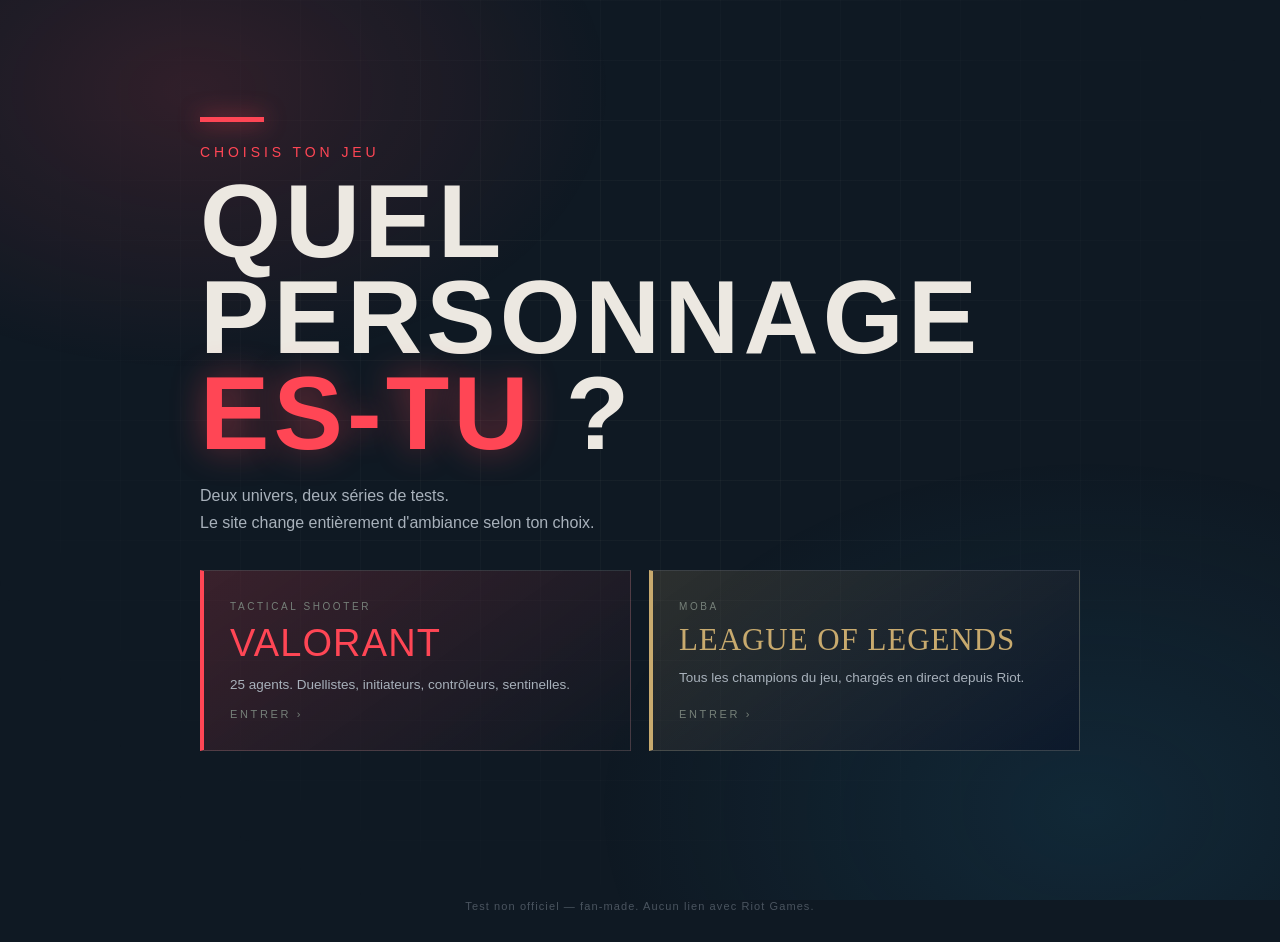
<file: jeux/test-valorant/index.html>
<!DOCTYPE html>
<html lang="fr">
<head>
<meta charset="UTF-8">
<meta name="viewport" content="width=device-width, initial-scale=1.0">
<title>QUEL AGENT VALORANT ES-TU ?</title>
<link rel="stylesheet" href="style.css?v=1">
</head>
<body>

<div class="bg-grid"></div>
<div class="bg-glow"></div>

<main class="wrap">

  <!-- ============ ECRAN 0 : CHOIX DU JEU ============ -->
  <section id="screen-jeu" class="screen active">
    <div class="logo-line"></div>
    <p class="kicker">CHOISIS TON JEU</p>
    <h1 class="title">QUEL PERSONNAGE<br><span class="title-accent">ES-TU</span>&nbsp;?</h1>
    <p class="subtitle">Deux univers, deux séries de tests.<br>Le site change entièrement d'ambiance selon ton choix.</p>

    <div class="games">
      <button class="game game-valorant" id="jeu-valorant">
        <span class="game-tag">TACTICAL SHOOTER</span>
        <span class="game-title">VALORANT</span>
        <span class="game-desc">25 agents. Duellistes, initiateurs, contrôleurs, sentinelles.</span>
        <span class="game-go">ENTRER ›</span>
      </button>
      <button class="game game-lol" id="jeu-lol">
        <span class="game-tag">MOBA</span>
        <span class="game-title">LEAGUE OF LEGENDS</span>
        <span class="game-desc">Tous les champions du jeu, chargés en direct depuis Riot.</span>
        <span class="game-go">ENTRER ›</span>
      </button>
    </div>
    <p class="game-erreur" id="jeu-erreur" hidden></p>
  </section>

  <!-- ============ ECRAN 1 : INTRO ============ -->
  <section id="screen-intro" class="screen">
    <div class="logo-line"></div>
    <p class="kicker">PROTOCOLE D'IDENTIFICATION // AGENT</p>
    <h1 class="title">
      QUEL AGENT<br>
      <span class="title-accent">VALORANT</span><br>
      ES-TU&nbsp;?
    </h1>
    <p class="subtitle">
      Deux tests différents : celui qui te <b>ressemble</b>, et celui que tu <b>devrais jouer</b>.<br>
      Fais les deux, ce n'est presque jamais le même agent.
    </p>

    <div class="input-box">
      <label for="pseudo">TON PSEUDO</label>
      <input type="text" id="pseudo" maxlength="16" placeholder="Entre ton nom d'agent..." autocomplete="off">
    </div>

    <div class="modes">
      <button class="mode" id="mode-perso">
        <span class="mode-tag">TEST 1 — PERSONNALITÉ</span>
        <span class="mode-title">QUEL AGENT<br>TE RESSEMBLE&nbsp;?</span>
        <span class="mode-desc">Ton caractère, tes réactions, ta façon d'être.
          L'agent que tu <i>serais</i> si tu vivais dans le jeu.</span>
        <span class="mode-meta"><b id="count-perso">24</b> QUESTIONS <em id="done-perso" hidden>✓ FAIT</em></span>
      </button>

      <button class="mode mode-alt" id="mode-jeu">
        <span class="mode-tag">TEST 2 — GAMEPLAY</span>
        <span class="mode-title">QUEL AGENT<br>DEVRAIS-TU JOUER&nbsp;?</span>
        <span class="mode-desc">Ta visée, ton entry, ton mouvement, ton utilitaire.
          L'agent sur lequel tu vas réellement <i>performer</i>.</span>
        <span class="mode-meta"><b id="count-jeu">20</b> QUESTIONS <em id="done-jeu" hidden>✓ FAIT</em></span>
      </button>
    </div>

    <div class="stats-row">
      <div class="stat"><b id="count-total">44</b><span>QUESTIONS</span></div>
      <div class="stat"><b id="count-persos">25</b><span id="label-persos">AGENTS</span></div>
      <div class="stat"><b id="count-roles">4</b><span>RÔLES</span></div>
    </div>

    <button class="btn-back" id="btn-jeux">‹ CHANGER DE JEU</button>
  </section>

  <!-- ============ ECRAN 2 : QUIZ ============ -->
  <section id="screen-quiz" class="screen">
    <div class="quiz-head">
      <div class="quiz-meta">
        <span class="q-counter">QUESTION <b id="q-num">1</b> / <span id="q-total">24</span></span>
        <span class="q-player" id="q-player"></span>
      </div>
      <div class="progress"><div class="progress-fill" id="progress-fill"></div></div>
      <p class="quiz-mode" id="quiz-mode">TEST DE PERSONNALITÉ</p>
    </div>

    <h2 class="question" id="question-text">…</h2>

    <div class="answers" id="answers"></div>

    <button class="btn-back" id="btn-back">‹ RETOUR</button>
  </section>

  <!-- ============ ECRAN 3 : CHARGEMENT ============ -->
  <section id="screen-loading" class="screen">
    <div class="loader">
      <div class="loader-ring"></div>
      <div class="loader-core"></div>
    </div>
    <p class="loading-text" id="loading-text">ANALYSE DU PROFIL…</p>
  </section>

  <!-- ============ ECRAN 4 : RESULTAT ============ -->
  <section id="screen-result" class="screen">
    <p class="kicker" id="result-kicker">PROTOCOLE TERMINÉ // CORRESPONDANCE ÉTABLIE</p>
    <h2 class="result-title" id="result-title">L'AGENT QUI TE RESSEMBLE</h2>

    <div class="agent-card" id="agent-card">
      <div class="agent-portrait" id="agent-portrait">
        <div class="agent-bg" id="agent-bg"></div>
        <span class="agent-initial" id="agent-initial">J</span>
        <img class="agent-img" id="agent-img" alt="" hidden>
        <div class="agent-shine"></div>
      </div>
      <div class="agent-info">
        <div class="agent-role" id="agent-role">
          <img class="role-icon" id="role-icon" alt="" hidden><span id="role-label">DUELLISTE</span>
        </div>
        <h2 class="agent-name" id="agent-name">JETT</h2>
        <p class="agent-quote" id="agent-quote">“…”</p>
        <p class="agent-desc" id="agent-desc"></p>
        <div class="agent-traits" id="agent-traits"></div>

        <!-- fiche technique (League of Legends) -->
        <div class="fiche" id="fiche" hidden>
          <div class="fiche-ligne"><span>ATTAQUE</span><i><b id="stat-attaque"></b></i></div>
          <div class="fiche-ligne"><span>DÉFENSE</span><i><b id="stat-defense"></b></i></div>
          <div class="fiche-ligne"><span>MAGIE</span><i><b id="stat-magie"></b></i></div>
        </div>

        <!-- bloc affiché uniquement pour le test gameplay -->
        <div class="difficulty" id="difficulty" hidden>
          <span class="diff-label">DIFFICULTÉ</span>
          <span class="diff-bars" id="diff-bars"></span>
          <span class="diff-word" id="diff-word"></span>
        </div>
      </div>
    </div>

    <!-- conseils de jeu, uniquement pour le test gameplay -->
    <div id="tips-block" hidden>
      <h3 class="section-title">COMMENT BIEN LE JOUER</h3>
      <ol class="tips" id="tips"></ol>
    </div>

    <!-- comparaison des deux tests -->
    <div class="cross" id="cross" hidden>
      <div class="cross-side">
        <span class="cross-label">TU RESSEMBLES À</span>
        <span class="cross-agent" id="cross-perso">—</span>
      </div>
      <div class="cross-vs">MAIS</div>
      <div class="cross-side">
        <span class="cross-label">TU DEVRAIS JOUER</span>
        <span class="cross-agent" id="cross-jeu">—</span>
      </div>
      <p class="cross-note" id="cross-note"></p>
    </div>

    <h3 class="section-title" id="matches-title">TES AUTRES COMPATIBILITÉS</h3>
    <div class="matches" id="matches"></div>

    <h3 class="section-title" id="roles-title">TON PROFIL PAR RÔLE</h3>
    <div class="roles" id="roles"></div>

    <div class="result-actions">
      <button class="btn btn-primary" id="btn-other"><span>FAIRE L'AUTRE TEST</span></button>
      <button class="btn btn-ghost" id="btn-copy"><span>COPIER MON RÉSULTAT</span></button>
      <button class="btn btn-ghost" id="btn-retry"><span>ACCUEIL</span></button>
    </div>
    <p class="copied" id="copied">Résultat copié dans le presse-papier ✓</p>
  </section>

</main>

<footer class="foot">Test non officiel — fan-made. Aucun lien avec Riot Games.</footer>

<!-- le ?v= force le navigateur à recharger les fichiers après une modification :
     augmente le numéro si tu changes le code et que rien ne bouge à l'écran -->
<script src="lol.js?v=5"></script>
<script src="script.js?v=5"></script>
</body>
</html>
</file>
<file: style.css>
/* =========================================================================
   Cruz — Mes projets
   Fond sombre. Le fuchsia ne sert que d'accent : badges, filtre actif,
   survol. Seules les 4 cartes catégories ont chacune leur propre couleur.
   ========================================================================= */

:root{
  --noir:#08080A;
  --surface:#101014;
  --surface-2:#17171D;
  --bord:#20202A;
  --bord-clair:#2F2F3C;
  --texte:#F4F4F7;
  --doux:#9695A6;
  --tres-doux:#656475;
  --accent:#FF2D8E;
  --accent-voile:rgba(255,45,142,.10);
  --r:14px;
  --max:1180px;
  --police:"Segoe UI", system-ui, -apple-system, "Helvetica Neue", Arial, sans-serif;
}

*{box-sizing:border-box}
html{scroll-behavior:smooth}
body{
  margin:0;
  background:var(--noir);
  color:var(--texte);
  font-family:var(--police);
  line-height:1.6;
  -webkit-font-smoothing:antialiased;
}
a{color:inherit;text-decoration:none}
h1,h2,h3{margin:0;line-height:1.1;letter-spacing:-.025em;font-weight:700}
.wrap{max-width:var(--max);margin:0 auto;padding:0 26px}

/* ------------------------------ BARRE HAUT ------------------------------ */
.topbar{
  position:sticky;top:0;z-index:60;
  background:rgba(8,8,10,.72);
  backdrop-filter:saturate(160%) blur(16px);
  border-bottom:1px solid var(--bord);
}
.topbar-inner{display:flex;align-items:center;justify-content:space-between;height:60px}
.logo{display:flex;align-items:center;gap:11px;font-weight:700;letter-spacing:-.02em}
.logo-mark{
  width:28px;height:28px;border-radius:8px;
  background:var(--accent);color:#fff;
  display:grid;place-items:center;font-size:14px;font-weight:800;
}
.logo-text{font-size:16px}
.topnav{display:flex;align-items:center;gap:26px}
.topnav a{font-size:14px;color:var(--doux);font-weight:500;transition:color .15s}
.topnav a:hover{color:var(--texte)}

/* ----------------------------- LES 4 CATÉGORIES ----------------------------- */
/* Chaque carte a sa couleur (--c, dans index.html). Au survol, les .pop
   passent de leur position de repos (--x0...) a leur position sortie (--x1...). */
.accueil{padding:64px 0 54px;border-bottom:1px solid var(--bord)}
.accueil-salut{margin:0 0 10px;color:var(--accent);font-weight:700;font-size:15px}
.accueil h1{font-size:clamp(32px,5.5vw,56px);font-weight:800;margin-bottom:40px}

.cats{display:grid;grid-template-columns:repeat(2,1fr);gap:20px}
.cat{
  display:flex;align-items:center;gap:30px;text-align:left;
  padding:30px 26px 30px 34px;border-radius:18px;cursor:pointer;
  background:var(--surface);border:1px solid var(--bord);
  color:var(--texte);font:inherit;
  transition:transform .25s cubic-bezier(.2,.7,.3,1), border-color .25s, box-shadow .25s, background .25s;
}
.cat:hover,.cat:focus-visible,.cat.actif{
  border-color:var(--c);
  background:linear-gradient(120deg, color-mix(in srgb,var(--c) 10%,var(--surface)), var(--surface) 60%);
  box-shadow:0 22px 50px -26px var(--c);
  outline:none;
}
.cat:hover{transform:translateY(-4px)}
.cat-large{grid-column:1/-1}

.rond{
  position:relative;flex:none;width:100px;height:100px;border-radius:50%;
  background:radial-gradient(circle at 35% 30%, color-mix(in srgb,var(--c) 34%,transparent), color-mix(in srgb,var(--c) 8%,transparent) 70%);
  border:2px solid color-mix(in srgb,var(--c) 55%,transparent);
  transition:transform .35s cubic-bezier(.34,1.56,.64,1);
}
.rond-texte{
  position:absolute;inset:0;display:grid;place-items:center;
  font-size:30px;font-weight:900;letter-spacing:-.04em;color:var(--c);
  transition:transform .35s cubic-bezier(.34,1.56,.64,1);
}
.pop{
  position:absolute;left:50%;top:50%;width:52px;height:52px;pointer-events:none;
  filter:drop-shadow(0 6px 10px rgba(0,0,0,.45));
  transform:translate(-50%,-50%) translate(var(--x0,0),var(--y0,0)) rotate(var(--r0,0deg)) scale(var(--s0,1));
  transition:transform .5s cubic-bezier(.34,1.56,.64,1);
}
.cat:hover .rond,.cat:focus-visible .rond{transform:scale(1.06)}
.cat:hover .rond-texte,.cat:focus-visible .rond-texte{transform:scale(.85)}
.cat:hover .pop,.cat:focus-visible .pop{
  transform:translate(-50%,-50%) translate(var(--x1,0),var(--y1,0)) rotate(var(--r1,0deg)) scale(var(--s1,1));
}
/* le 2e dessin part un poil apres le 1er, ca fait plus vivant */
.cat:hover .pop:nth-of-type(2),.cat:focus-visible .pop:nth-of-type(2){transition-delay:.06s}
.cat:hover .pop:nth-of-type(3),.cat:focus-visible .pop:nth-of-type(3){transition-delay:.12s}

.cat-texte{display:flex;flex-direction:column;gap:6px;min-width:0}
.cat-titre{font-size:21px;font-weight:800;letter-spacing:-.02em}
.cat-phrase{font-size:14px;color:var(--doux)}
.cat-propose{font-size:13.5px;color:#D6D5E0}
.cat-propose b{color:var(--c)}
.cat-compte{font-size:12px;font-weight:700;letter-spacing:.08em;text-transform:uppercase;color:var(--tres-doux)}

/* telephone : pas de survol, donc les dessins sont deja sortis */
@media (hover:none){
  .pop{transform:translate(-50%,-50%) translate(var(--x1,0),var(--y1,0)) rotate(var(--r1,0deg)) scale(var(--s1,1))}
  .rond-texte{transform:scale(.85)}
}
@media (prefers-reduced-motion:reduce){
  .cat,.rond,.rond-texte,.pop{transition:none}
}

/* ------------------------------- FILTRES -------------------------------- */
.toolbar{
  display:flex;flex-wrap:wrap;gap:14px;align-items:center;
  padding-top:40px;padding-bottom:26px;scroll-margin-top:74px;
}
.titre-section{
  font-size:13px;font-weight:700;letter-spacing:.14em;
  text-transform:uppercase;color:var(--tres-doux);
}
.outils{display:flex;flex-wrap:wrap;gap:12px;align-items:center;margin-left:auto}
.search{position:relative}
.search-icon{
  position:absolute;left:13px;top:50%;transform:translateY(-50%);
  color:var(--tres-doux);font-size:16px;pointer-events:none;
}
.search input{
  width:230px;padding:9px 13px 9px 34px;
  border:1px solid var(--bord);border-radius:10px;
  background:var(--surface);color:var(--texte);
  font-family:inherit;font-size:14px;outline:none;transition:.15s;
}
.search input::placeholder{color:var(--tres-doux)}
.search input:focus{border-color:var(--accent)}
.chips{display:flex;flex-wrap:wrap;gap:7px}
.chip{
  padding:7px 14px;border-radius:8px;border:1px solid var(--bord);
  background:var(--surface);color:var(--doux);
  font-family:inherit;font-size:13px;font-weight:500;cursor:pointer;transition:.15s;
}
.chip:hover{border-color:var(--bord-clair);color:var(--texte)}
.chip.actif{background:var(--accent-voile);border-color:var(--accent);color:var(--accent);font-weight:600}

/* -------------------------------- TUILES -------------------------------- */
.grille{
  display:grid;grid-template-columns:repeat(auto-fill,minmax(272px,1fr));
  gap:20px;padding-bottom:80px;
}
.tuile{
  display:flex;flex-direction:column;overflow:hidden;
  background:var(--surface);border:1px solid var(--bord);border-radius:var(--r);
  transition:transform .25s cubic-bezier(.2,.7,.3,1), border-color .25s, box-shadow .25s;
}
.tuile:hover{
  transform:translateY(-5px);
  border-color:var(--accent);
  box-shadow:0 20px 50px -24px rgba(255,45,142,.55);
}
.cover{position:relative;aspect-ratio:16/9;display:grid;place-items:center;overflow:hidden}
.cover-degrade{position:absolute;inset:0;transition:transform .45s cubic-bezier(.2,.7,.3,1)}
.tuile:hover .cover-degrade{transform:scale(1.07)}
.cover::after{
  content:"";position:absolute;inset:0;z-index:1;
  background:linear-gradient(to top, rgba(8,8,10,.72), transparent 62%);
}
.cover-emoji{
  position:relative;z-index:2;font-size:46px;line-height:1;
  filter:drop-shadow(0 4px 14px rgba(0,0,0,.5));
}
.badge{
  position:absolute;top:10px;left:10px;z-index:3;
  padding:4px 9px;border-radius:6px;
  background:rgba(8,8,10,.78);
  border:1px solid rgba(255,255,255,.12);
  font-size:10.5px;font-weight:700;letter-spacing:.06em;text-transform:uppercase;color:#fff;
}
.badge.en-ligne{border-color:rgba(255,45,142,.5);color:var(--accent)}

.tuile-corps{padding:16px 16px 17px;display:flex;flex-direction:column;gap:9px;flex:1}
.tuile-corps h3{font-size:17px}
.tuile-corps p{margin:0;font-size:13.5px;color:var(--doux);flex:1}
.tags{display:flex;flex-wrap:wrap;gap:5px}
.tag{
  padding:3px 8px;border-radius:5px;
  border:1px solid var(--bord);background:var(--surface-2);
  font-size:11px;color:var(--doux);
}
.actions{display:flex;gap:7px;margin-top:3px}

.btn{
  display:inline-flex;align-items:center;justify-content:center;gap:7px;
  padding:9px 15px;border-radius:9px;border:1px solid transparent;
  font-family:inherit;font-size:13.5px;font-weight:600;cursor:pointer;
  transition:.15s;white-space:nowrap;
}
.btn-primaire{background:var(--accent);color:#fff}
.btn-primaire:hover{background:#FF4D9F;transform:translateY(-1px)}
.btn-fantome{background:transparent;border-color:var(--bord-clair);color:var(--doux)}
.btn-fantome:hover{border-color:var(--doux);color:var(--texte)}
.btn.large{flex:1}

.vide{text-align:center;color:var(--doux);padding:50px 0 90px}

/* ------------------------------- À PROPOS ------------------------------- */
.apropos{border-top:1px solid var(--bord);background:var(--surface);padding:66px 0}
.apropos-inner{max-width:640px}
.apropos h2{font-size:26px;margin-bottom:16px}
.apropos p{color:var(--doux);margin:0 0 14px;font-size:15px}
.apropos-note{border-left:2px solid var(--accent);padding-left:15px;color:var(--texte)!important}

.footer{border-top:1px solid var(--bord);padding:26px 0;font-size:13px;color:var(--tres-doux)}
.footer-inner{display:flex;gap:10px;flex-wrap:wrap;align-items:center}
.footer-sep{opacity:.5}

/* ------------------------------- MODALE --------------------------------- */
.modale{position:fixed;inset:0;z-index:100;display:grid;place-items:center;padding:20px}
/* Sans cette ligne, le display:grid ci-dessus ecrase l'attribut hidden
   et la fenetre de details reste affichee (vide) au chargement de la page. */
.modale[hidden]{display:none}
.modale-fond{
  position:absolute;inset:0;
  background:rgba(4,4,6,.78);backdrop-filter:blur(5px);animation:fade .2s;
}
.modale-boite{
  position:relative;z-index:1;width:min(540px,100%);max-height:88vh;overflow:auto;
  background:var(--surface);border:1px solid var(--bord-clair);border-radius:18px;
  box-shadow:0 40px 90px -30px #000;
  animation:pop .22s cubic-bezier(.2,.8,.3,1);
}
@keyframes fade{from{opacity:0}}
@keyframes pop{from{opacity:0;transform:translateY(14px) scale(.97)}}
.modale-cover{position:relative;height:140px;display:grid;place-items:center;font-size:58px;line-height:1}
.modale-cover::after{
  content:"";position:absolute;inset:0;
  background:linear-gradient(to top,var(--surface),transparent 70%);
}
.modale-cover span{position:relative;z-index:2}
.modale-fermer{
  position:absolute;top:12px;right:12px;z-index:4;
  width:30px;height:30px;border-radius:50%;
  border:1px solid rgba(255,255,255,.15);cursor:pointer;
  background:rgba(8,8,10,.7);color:#fff;font-size:13px;
}
.modale-fermer:hover{background:var(--accent);border-color:var(--accent)}
.modale-corps{padding:22px 24px 24px}
.modale-corps h3{font-size:23px;margin-bottom:12px}
.modale-corps>p{color:var(--doux);font-size:14.5px;margin:14px 0 18px}
.encart{
  background:var(--surface-2);border:1px solid var(--bord);
  border-left:2px solid var(--accent);
  border-radius:9px;padding:13px 15px;margin-bottom:18px;
}
.encart strong{font-size:12.5px;display:block;margin-bottom:4px}
.encart p{margin:0;font-size:13px;color:var(--doux)}
.modale-actions{display:flex;flex-direction:column;gap:9px}
.modale-actions .btn{width:100%}
.modale-actions .btn[hidden]{display:none}

/* ------------------------------ RESPONSIVE ------------------------------ */
@media (max-width:720px){
  .wrap{padding:0 18px}
  .accueil{padding:40px 0 36px}
  .cats{grid-template-columns:1fr;gap:16px}
  .cat{gap:26px;padding:26px 18px 26px 30px}
  .rond{width:84px;height:84px}
  .pop{width:44px;height:44px}
  .topnav a{display:none}
  .outils{margin-left:0;width:100%}
  .search{flex:1}
  .search input{width:100%}
  .grille{grid-template-columns:1fr;gap:16px}
}
</file>
<file: jeux/lol-coach-board/style.css>
:root {
  --bg: #0a1428;
  --bg-panel: #0f1b33;
  --gold: #c8aa6e;
  --gold-bright: #f0e6d2;
  --blue: #3fa0ff;
  --red: #ff5555;
  --border: #1e2d45;
  --accent: #0ac8b9;
}

* { box-sizing: border-box; }

html, body {
  margin: 0;
  height: 100%;
  background: var(--bg);
  color: var(--gold-bright);
  font-family: "Segoe UI", "Trebuchet MS", sans-serif;
  overflow: hidden;
  user-select: none;
  -webkit-user-select: none;
}

input, textarea {
  user-select: text;
  -webkit-user-select: text;
}

img {
  -webkit-user-drag: none;
  user-drag: none;
}

button {
  cursor: pointer;
  font-family: inherit;
}

.topbar {
  display: flex;
  align-items: center;
  gap: 18px;
  padding: 8px 14px;
  background: linear-gradient(180deg, #0b1a30, #0a1428);
  border-bottom: 2px solid var(--gold);
  flex-wrap: wrap;
}

.brand {
  font-weight: bold;
  font-size: 1.1rem;
  color: var(--gold);
  margin-right: 8px;
  white-space: nowrap;
}

.mode-switch, .team-switch, .draw-tools, .board-actions, .zoom-tools, .clock-tools, .token-size-tools {
  display: flex;
  align-items: center;
  gap: 6px;
}

.token-size-tools span { font-size: 0.9rem; }
.token-size-tools input[type="range"] { width: 90px; }

.mode-btn, .team-btn, .board-actions button, .draw-tools button, .zoom-tools button, .clock-tools button {
  background: #14213d;
  border: 1px solid var(--border);
  color: var(--gold-bright);
  padding: 6px 10px;
  border-radius: 6px;
  font-size: 0.85rem;
}

.mode-btn.active {
  background: var(--accent);
  color: #06251f;
  border-color: var(--accent);
  font-weight: bold;
}

.team-switch span { font-size: 0.85rem; color: var(--gold); }

.team-btn.blue.active { background: var(--blue); color: #01152b; border-color: var(--blue); font-weight: bold; }
.team-btn.red.active { background: var(--red); color: #300; border-color: var(--red); font-weight: bold; }

.draw-tools input[type="color"] {
  width: 32px;
  height: 28px;
  border: none;
  background: none;
  padding: 0;
}

.draw-tools input[type="range"] { width: 90px; }

.tool-btn.active { background: var(--gold); color: #201400; font-weight: bold; }

.zoom-tools #zoomLabel, .clock-tools #clockLabel {
  font-size: 0.85rem;
  color: var(--gold);
  min-width: 44px;
  text-align: center;
  font-variant-numeric: tabular-nums;
}

.board-actions { margin-left: auto; }

.app-body {
  display: flex;
  height: calc(100vh - 54px);
}

.sidebar {
  width: 260px;
  min-width: 260px;
  background: var(--bg-panel);
  border-right: 2px solid var(--border);
  display: flex;
  flex-direction: column;
  overflow: hidden;
}

.tabs {
  display: flex;
  border-bottom: 1px solid var(--border);
}

.tab-btn {
  flex: 1;
  background: none;
  border: none;
  color: var(--gold);
  padding: 10px 4px;
  font-size: 0.85rem;
  border-bottom: 3px solid transparent;
}

.tab-btn.active {
  border-bottom: 3px solid var(--accent);
  color: var(--gold-bright);
  font-weight: bold;
}

.tab-panel {
  display: none;
  flex-direction: column;
  overflow-y: auto;
  padding: 10px;
  gap: 8px;
  flex: 1;
}

.tab-panel.active { display: flex; }

.search-box {
  width: 100%;
  padding: 6px 8px;
  border-radius: 6px;
  border: 1px solid var(--border);
  background: #0b1424;
  color: var(--gold-bright);
}

.item-grid {
  display: grid;
  grid-template-columns: repeat(4, 1fr);
  gap: 6px;
  overflow-y: auto;
}

.item {
  position: relative;
  border: 2px solid var(--border);
  border-radius: 8px;
  background: #0b1424;
  padding: 3px;
  display: flex;
  flex-direction: column;
  align-items: center;
  gap: 2px;
  transition: transform 0.1s;
}

.item img, .item .badge {
  width: 42px;
  height: 42px;
  border-radius: 6px;
  object-fit: cover;
}

.item .badge {
  display: flex;
  align-items: center;
  justify-content: center;
  font-size: 22px;
  background: radial-gradient(circle, var(--badge-color, #444), #111);
}

.item span.label {
  font-size: 0.6rem;
  text-align: center;
  line-height: 1.05;
  color: var(--gold-bright);
}

.item:hover { transform: scale(1.06); border-color: var(--gold); }

.item.selected {
  border-color: var(--accent);
  box-shadow: 0 0 8px var(--accent);
}

.board-wrap {
  flex: 1;
  display: flex;
  flex-direction: column;
  align-items: center;
  justify-content: flex-start;
  padding: 14px;
  overflow: auto;
}

.board-viewport {
  position: relative;
  width: 800px;
  height: 800px;
  max-width: 100%;
  aspect-ratio: 1 / 1;
  border: 3px solid var(--gold);
  border-radius: 6px;
  background: #050a05;
  flex-shrink: 0;
  overflow: hidden;
  touch-action: none;
}

.board-viewport.panning { cursor: grabbing; }

.board {
  position: absolute;
  top: 0;
  left: 0;
  width: 800px;
  height: 800px;
  background: #16260f;
  transform-origin: 0 0;
}

.board img#mapImg, .board canvas#drawCanvas {
  position: absolute;
  top: 0; left: 0;
  width: 100%;
  height: 100%;
  object-fit: cover;
}

#drawCanvas {
  pointer-events: none;
}

.board.draw-mode #drawCanvas {
  pointer-events: auto;
  cursor: crosshair;
}

.board.draw-mode .token-layer {
  pointer-events: none;
}

.token-layer {
  position: absolute;
  top: 0; left: 0;
  width: 100%;
  height: 100%;
}

.token {
  position: absolute;
  width: var(--token-size, 40px);
  height: var(--token-size, 40px);
  font-size: calc(var(--token-size, 40px) * 0.5);
  transform: translate(-50%, -50%);
  border-radius: 50%;
  cursor: grab;
  user-select: none;
  border: 3px solid #888;
  box-shadow: 0 2px 6px rgba(0,0,0,0.6);
  overflow: hidden;
}

.token img {
  width: 100%;
  height: 100%;
  border-radius: 50%;
  pointer-events: none;
  -webkit-user-drag: none;
  object-fit: cover;
}

.token .badge {
  width: 100%;
  height: 100%;
  border-radius: 50%;
  display: flex;
  align-items: center;
  justify-content: center;
  font-size: 1em;
  line-height: 1;
  background: radial-gradient(circle, var(--badge-color, #444), #111);
  pointer-events: none;
}

.token.team-blue { border-color: var(--blue); }
.token.team-red { border-color: var(--red); }
.token.team-neutral { border-color: var(--gold); }

.token.dragging { cursor: grabbing; opacity: 0.85; z-index: 50; }

.token.minion {
  width: calc(var(--token-size, 40px) * 0.55);
  height: calc(var(--token-size, 40px) * 0.55);
  font-size: calc(var(--token-size, 40px) * 0.55 * 0.5);
}

.hint {
  color: var(--gold);
  font-size: 0.8rem;
  margin-top: 8px;
  text-align: center;
  max-width: 800px;
}

::-webkit-scrollbar { width: 8px; }
::-webkit-scrollbar-thumb { background: var(--border); border-radius: 4px; }
</file>
<file: jeux/memoire/style.css>
/* ============================================================
   Mémoire — feuille de style
   ============================================================ */

:root{
  --bg:#0f1220;
  --bg-2:#141830;
  --card:#191e3a;
  --card-2:#20264a;
  --border:#2b3160;
  --text:#eef1ff;
  --muted:#9aa3c7;
  --accent:#7c6cff;
  --accent-2:#00d6a3;
  --accent-3:#ffb45c;
  --danger:#ff6b81;
  --ok:#3ddc97;
  --shadow:0 10px 30px rgba(0,0,0,.35);
  --radius:18px;
  --radius-sm:12px;
}

html[data-theme="light"]{
  --bg:#f4f5fb;
  --bg-2:#eceefa;
  --card:#ffffff;
  --card-2:#f3f4fc;
  --border:#dfe2f2;
  --text:#1a1c33;
  --muted:#6a7093;
  --accent:#5b4bff;
  --accent-2:#00a884;
  --accent-3:#e08a1e;
  --danger:#e04a5f;
  --ok:#12a06b;
  --shadow:0 10px 30px rgba(30,35,80,.10);
}

*{box-sizing:border-box}
html,body{margin:0;padding:0}
body{
  font-family:'Segoe UI',system-ui,-apple-system,Roboto,sans-serif;
  background:
    radial-gradient(1000px 500px at 10% -10%, color-mix(in srgb, var(--accent) 22%, transparent), transparent 60%),
    radial-gradient(900px 500px at 100% 0%, color-mix(in srgb, var(--accent-2) 14%, transparent), transparent 55%),
    var(--bg);
  background-attachment:fixed;
  color:var(--text);
  min-height:100vh;
  -webkit-font-smoothing:antialiased;
}

/* ---------- topbar ---------- */
.topbar{
  display:flex;align-items:center;justify-content:space-between;
  padding:18px 22px;max-width:1080px;margin:0 auto;
}
.brand{display:flex;align-items:center;gap:12px}
.brand-logo{font-size:34px;filter:drop-shadow(0 4px 10px rgba(0,0,0,.3))}
.brand h1{font-size:22px;margin:0;letter-spacing:-.5px}
.brand-sub{margin:0;font-size:12px;color:var(--muted);letter-spacing:.4px;text-transform:uppercase}
.topbar-right{display:flex;align-items:center;gap:10px}
.streak{
  display:flex;align-items:center;gap:6px;
  background:var(--card);border:1px solid var(--border);
  padding:8px 14px;border-radius:999px;font-weight:700;box-shadow:var(--shadow);
}
.streak-flame{font-size:18px}
.streak-num{font-size:17px}
.streak.off{opacity:.5;filter:grayscale(1)}
.icon-btn{
  background:var(--card);border:1px solid var(--border);color:var(--text);
  width:40px;height:40px;border-radius:12px;cursor:pointer;font-size:17px;
}
.icon-btn:hover{border-color:var(--accent)}

/* ---------- tabs ---------- */
.tabs{
  display:flex;gap:6px;max-width:1080px;margin:0 auto;padding:0 22px 6px;
  overflow-x:auto;scrollbar-width:none;
}
.tabs::-webkit-scrollbar{display:none}
.tab{
  background:transparent;border:none;color:var(--muted);cursor:pointer;
  padding:10px 16px;border-radius:12px;font-size:14.5px;font-weight:600;white-space:nowrap;
  font-family:inherit;
}
.tab:hover{color:var(--text);background:color-mix(in srgb,var(--card) 60%,transparent)}
.tab.active{color:#fff;background:var(--accent);box-shadow:0 6px 18px color-mix(in srgb,var(--accent) 40%,transparent)}
html[data-theme="light"] .tab.active{color:#fff}
.badge{
  display:inline-block;background:var(--accent-3);color:#1a1c33;font-size:11px;font-weight:800;
  border-radius:999px;padding:1px 7px;margin-left:6px;vertical-align:middle;
}

/* ---------- layout ---------- */
main{max-width:1080px;margin:0 auto;padding:14px 22px 80px}
.screen{display:none;animation:fade .25s ease}
.screen.active{display:block}
@keyframes fade{from{opacity:0;transform:translateY(6px)}to{opacity:1;transform:none}}
.hidden{display:none !important}

.screen-title{font-size:26px;margin:14px 0 4px;letter-spacing:-.5px}
.screen-sub{margin:0 0 20px;max-width:70ch}
.section-title{font-size:15px;text-transform:uppercase;letter-spacing:1px;color:var(--muted);margin:28px 0 12px}

.card{
  background:var(--card);border:1px solid var(--border);border-radius:var(--radius);
  padding:20px;box-shadow:var(--shadow);margin-bottom:16px;
}
.card-title{margin:0 0 14px;font-size:17px;display:flex;align-items:center;gap:10px;flex-wrap:wrap}
.muted{color:var(--muted)}
.small{font-size:13px}
.eyebrow{font-size:12px;text-transform:uppercase;letter-spacing:1.2px;color:var(--accent-2);margin:0 0 6px;font-weight:700}

/* ---------- hero ---------- */
.hero{background:linear-gradient(160deg,var(--card),var(--card-2))}
.hero-head{display:flex;justify-content:space-between;align-items:center;gap:20px;flex-wrap:wrap}
.hero h2{margin:0 0 8px;font-size:28px;letter-spacing:-.6px}
.hero-actions{display:flex;gap:10px;flex-wrap:wrap;margin-top:20px}

.ring{position:relative;width:110px;height:110px;flex:0 0 auto}
.ring-svg{transform:rotate(-90deg);width:110px;height:110px}
.ring-bg{fill:none;stroke:var(--border);stroke-width:9}
.ring-fg{
  fill:none;stroke:var(--accent-2);stroke-width:9;stroke-linecap:round;
  stroke-dasharray:264;stroke-dashoffset:264;transition:stroke-dashoffset .6s ease;
}
.ring-label{position:absolute;inset:0;display:grid;place-items:center;font-weight:800;font-size:20px}

/* ---------- boutons ---------- */
.btn{
  background:var(--card-2);border:1px solid var(--border);color:var(--text);
  padding:11px 18px;border-radius:12px;cursor:pointer;font-size:14.5px;font-weight:600;
  font-family:inherit;transition:.15s;
}
.btn:hover{border-color:var(--accent);transform:translateY(-1px)}
.btn:active{transform:none}
.btn-primary{background:var(--accent);border-color:transparent;color:#fff;box-shadow:0 8px 20px color-mix(in srgb,var(--accent) 35%,transparent)}
.btn-primary:hover{filter:brightness(1.08)}
.btn-lg{padding:14px 26px;font-size:16px}
.btn-sm{padding:7px 12px;font-size:13px}
.btn-ghost{background:transparent}
.btn-ok{background:var(--ok);border-color:transparent;color:#08221a}
.btn-warn{background:var(--accent-3);border-color:transparent;color:#2a1b06}
.btn-danger{background:var(--danger);border-color:transparent;color:#fff}
.btn-danger-ghost{background:transparent;color:var(--danger);border-color:color-mix(in srgb,var(--danger) 40%,transparent)}
.btn:disabled{opacity:.45;cursor:not-allowed;transform:none}

/* ---------- listes / plan ---------- */
.list{display:flex;flex-direction:column;gap:10px}
.item{
  display:flex;align-items:center;gap:14px;background:var(--card);
  border:1px solid var(--border);border-radius:var(--radius-sm);padding:14px 16px;
}
.item-emoji{font-size:24px;width:40px;height:40px;display:grid;place-items:center;
  background:var(--card-2);border-radius:12px;flex:0 0 auto}
.item-body{flex:1;min-width:0}
.item-name{font-weight:700;font-size:15px}
.item-desc{font-size:13px;color:var(--muted);margin-top:2px}
.item-right{font-size:13px;color:var(--muted);text-align:right;flex:0 0 auto}
.item.done{opacity:.62}
.item.done .item-name::after{content:" ✓";color:var(--ok)}

/* ---------- cartes exercices ---------- */
.grid-cards{display:grid;grid-template-columns:repeat(auto-fill,minmax(240px,1fr));gap:14px}
.gcard{
  background:var(--card);border:1px solid var(--border);border-radius:var(--radius);
  padding:18px;cursor:pointer;transition:.18s;box-shadow:var(--shadow);
}
.gcard:hover{transform:translateY(-3px);border-color:var(--accent)}
.gcard .g-emoji{font-size:30px}
.gcard h4{margin:10px 0 6px;font-size:16px}
.gcard p{margin:0;font-size:13px;color:var(--muted);line-height:1.5}
.gcard .g-meta{margin-top:12px;font-size:12px;color:var(--accent-2);font-weight:700;text-transform:uppercase;letter-spacing:.6px}
.gcard.static{cursor:default}
.gcard.static:hover{transform:none;border-color:var(--border)}

/* ---------- zone de jeu ---------- */
.play-head{display:flex;align-items:center;justify-content:space-between;gap:14px;margin:8px 0 14px;flex-wrap:wrap}
.play-title{font-weight:700}
.dots{display:flex;gap:7px}
.dot{width:9px;height:9px;border-radius:50%;background:var(--border)}
.dot.done{background:var(--ok)}
.dot.current{background:var(--accent);box-shadow:0 0 0 4px color-mix(in srgb,var(--accent) 25%,transparent)}
.stage{min-height:380px;display:flex;flex-direction:column;align-items:center;justify-content:center;text-align:center;gap:16px;padding:30px 20px}
.stage h3{margin:0;font-size:22px}
.stage p{margin:0;color:var(--muted);max-width:60ch;line-height:1.6}
.stage .rules{background:var(--card-2);border-radius:var(--radius-sm);padding:14px 18px;text-align:left;max-width:60ch}
.stage .rules li{margin:6px 0;font-size:14px;line-height:1.5}

.big-digits{font-size:60px;font-weight:800;letter-spacing:14px;font-variant-numeric:tabular-nums}
.countdown{font-size:64px;font-weight:800;color:var(--accent)}
.timer-bar{width:100%;max-width:420px;height:8px;background:var(--border);border-radius:99px;overflow:hidden}
.timer-bar i{display:block;height:100%;background:var(--accent-2);width:100%;border-radius:99px}

.word-flash{font-size:44px;font-weight:800;letter-spacing:-1px}
.word-grid{display:grid;grid-template-columns:repeat(auto-fill,minmax(130px,1fr));gap:10px;width:100%;max-width:620px}
.word-chip{background:var(--card-2);border:1px solid var(--border);border-radius:10px;padding:10px;font-weight:600}
.word-chip.hit{border-color:var(--ok);color:var(--ok)}
.word-chip.miss{opacity:.5}

textarea.recall{
  width:100%;max-width:520px;min-height:170px;background:var(--card-2);color:var(--text);
  border:1px solid var(--border);border-radius:var(--radius-sm);padding:14px;font-size:15px;
  font-family:inherit;line-height:1.7;resize:vertical;
}
input[type=text],input[type=number]{
  width:100%;background:var(--card-2);color:var(--text);border:1px solid var(--border);
  border-radius:var(--radius-sm);padding:12px 14px;font-size:15px;font-family:inherit;
}
input:focus,textarea:focus{outline:none;border-color:var(--accent)}
.input-big{max-width:340px;text-align:center;font-size:26px;letter-spacing:6px;font-weight:700}

/* grille spatiale */
.sgrid{display:grid;gap:8px}
.scell{
  width:62px;height:62px;background:var(--card-2);border:1px solid var(--border);
  border-radius:12px;cursor:pointer;transition:.12s;
}
.scell.lit{background:var(--accent);border-color:transparent;transform:scale(1.06)}
.scell.picked{background:var(--accent-2);border-color:transparent}
.scell.wrong{background:var(--danger);border-color:transparent}
.scell.locked{cursor:default}

/* n-back */
.nb-letter{
  width:150px;height:150px;display:grid;place-items:center;font-size:70px;font-weight:800;
  background:var(--card-2);border-radius:24px;border:2px solid var(--border);
}
.nb-letter.flash{border-color:var(--accent)}

/* paires */
.pgrid{display:grid;grid-template-columns:repeat(5,1fr);gap:10px}
.pcard{
  width:78px;height:92px;border-radius:14px;background:var(--card-2);border:1px solid var(--border);
  display:grid;place-items:center;font-size:34px;cursor:pointer;
  transition:transform .18s,background .2s;user-select:none;
}
.pcard .face{opacity:0;transition:opacity .12s}
.pcard.up{background:var(--accent);transform:rotateY(0deg)}
.pcard.up .face{opacity:1}
.pcard.matched{background:color-mix(in srgb,var(--ok) 30%,var(--card-2));border-color:var(--ok);cursor:default}
.pcard.matched .face{opacity:1}

/* visages */
.faces{display:grid;grid-template-columns:repeat(auto-fill,minmax(150px,1fr));gap:12px;width:100%;max-width:640px}
.person{background:var(--card-2);border:1px solid var(--border);border-radius:var(--radius-sm);padding:14px;text-align:center}
.avatar{width:64px;height:64px;border-radius:50%;display:grid;place-items:center;font-size:34px;margin:0 auto 8px}
.person .pname{font-weight:800;font-size:16px}
.person .pinfo{font-size:12.5px;color:var(--muted);margin-top:3px;line-height:1.4}
.choices{display:grid;grid-template-columns:repeat(2,1fr);gap:10px;width:100%;max-width:420px}
.choice{padding:14px;border-radius:12px;background:var(--card-2);border:1px solid var(--border);cursor:pointer;font-weight:600;font-family:inherit;color:var(--text);font-size:15px}
.choice:hover{border-color:var(--accent)}
.choice.good{background:var(--ok);color:#08221a;border-color:transparent}
.choice.bad{background:var(--danger);color:#fff;border-color:transparent}

/* histoire */
.story{background:var(--card-2);border-radius:var(--radius-sm);padding:20px;max-width:60ch;text-align:left;line-height:1.8;font-size:16px}

/* résultat */
.result-score{font-size:64px;font-weight:800;line-height:1}
.result-sub{font-size:15px;color:var(--muted)}
.result-badge{display:inline-block;padding:6px 14px;border-radius:999px;font-weight:700;font-size:13px}
.rb-new{background:var(--accent-3);color:#2a1b06}
.rb-ok{background:color-mix(in srgb,var(--ok) 22%,transparent);color:var(--ok)}

/* ---------- mémos ---------- */
.form-row{margin-bottom:12px}
.form-row label{display:block;font-size:13px;color:var(--muted);font-weight:600;margin-bottom:6px}
.chips{display:flex;flex-wrap:wrap;gap:8px;margin-bottom:14px}
.chip{
  background:var(--card-2);border:1px solid var(--border);border-radius:999px;padding:7px 13px;
  font-size:13px;cursor:pointer;color:var(--muted);font-family:inherit;
}
.chip:hover{border-color:var(--accent);color:var(--text)}
.pill{background:var(--card-2);border:1px solid var(--border);border-radius:999px;padding:3px 11px;font-size:12px;color:var(--muted);font-weight:600}
.pill.hot{background:var(--accent-3);color:#2a1b06;border-color:transparent}
.memo-q{font-size:19px;font-weight:700;margin:6px 0 14px;line-height:1.4}
.memo-a{font-size:17px;background:var(--card-2);border-radius:var(--radius-sm);padding:14px;margin-bottom:16px;line-height:1.5}
.memo-actions{display:flex;gap:10px;flex-wrap:wrap}
.memo-item{display:flex;gap:12px;align-items:flex-start;background:var(--card);border:1px solid var(--border);border-radius:var(--radius-sm);padding:13px 15px}
.memo-item .mi-body{flex:1;min-width:0}
.memo-item .mi-q{font-weight:700;font-size:14.5px}
.memo-item .mi-a{font-size:13px;color:var(--muted);margin-top:3px}
.memo-item .mi-meta{font-size:11.5px;color:var(--muted);margin-top:6px;display:flex;gap:8px;flex-wrap:wrap}
.lvl{display:inline-flex;gap:3px}
.lvl i{width:7px;height:7px;border-radius:50%;background:var(--border)}
.lvl i.on{background:var(--accent-2)}
.del-btn{background:transparent;border:none;color:var(--muted);cursor:pointer;font-size:16px;padding:4px}
.del-btn:hover{color:var(--danger)}
.empty{text-align:center;color:var(--muted);padding:26px;font-size:14px}

/* ---------- progrès ---------- */
.stat-row{display:grid;grid-template-columns:repeat(auto-fit,minmax(150px,1fr));gap:14px;margin-bottom:16px}
.stat{background:var(--card);border:1px solid var(--border);border-radius:var(--radius);padding:18px;text-align:center;box-shadow:var(--shadow)}
.stat .sv{font-size:32px;font-weight:800;letter-spacing:-1px}
.stat .sl{font-size:12px;color:var(--muted);text-transform:uppercase;letter-spacing:.8px;margin-top:4px}
.heatmap{display:grid;grid-auto-flow:column;grid-template-rows:repeat(7,1fr);gap:4px;overflow-x:auto;padding-bottom:6px}
.heatmap i{width:14px;height:14px;border-radius:4px;background:var(--card-2);display:block}
.heatmap i.h1{background:color-mix(in srgb,var(--accent-2) 30%,var(--card-2))}
.heatmap i.h2{background:color-mix(in srgb,var(--accent-2) 55%,var(--card-2))}
.heatmap i.h3{background:color-mix(in srgb,var(--accent-2) 78%,var(--card-2))}
.heatmap i.h4{background:var(--accent-2)}
.heatmap i.future{opacity:.25}
.heat-legend{display:flex;align-items:center;gap:5px;font-size:11px;color:var(--muted);margin-top:10px}
.heat-legend i{width:12px;height:12px;border-radius:3px;display:block;background:var(--card-2)}
.heat-legend i.h1{background:color-mix(in srgb,var(--accent-2) 30%,var(--card-2))}
.heat-legend i.h2{background:color-mix(in srgb,var(--accent-2) 55%,var(--card-2))}
.heat-legend i.h3{background:color-mix(in srgb,var(--accent-2) 78%,var(--card-2))}
.heat-legend i.h4{background:var(--accent-2)}
canvas{width:100%;height:auto;display:block}
.spark{height:52px}
.trend{font-weight:700;font-size:13px}
.trend.up{color:var(--ok)}
.trend.down{color:var(--danger)}

/* ---------- conseils ---------- */
.method{background:var(--card);border:1px solid var(--border);border-radius:var(--radius);padding:20px;margin-bottom:14px;box-shadow:var(--shadow)}
.method h3{margin:0 0 8px;font-size:18px;display:flex;gap:10px;align-items:center}
.method p{margin:0 0 10px;line-height:1.7;color:var(--muted)}
.method ul{margin:8px 0 0;padding-left:20px;color:var(--muted);line-height:1.8}
.method b{color:var(--text)}
.method .ex{background:var(--card-2);border-left:3px solid var(--accent);padding:12px 14px;border-radius:8px;font-size:14px;line-height:1.6;margin-top:10px}

/* ---------- toast ---------- */
.toast{
  position:fixed;left:50%;bottom:28px;transform:translate(-50%,20px);
  background:var(--card);border:1px solid var(--accent);color:var(--text);
  padding:12px 20px;border-radius:12px;box-shadow:var(--shadow);
  opacity:0;pointer-events:none;transition:.25s;z-index:99;font-weight:600;font-size:14px;max-width:90vw;
}
.toast.show{opacity:1;transform:translate(-50%,0)}

.tip-card{border-left:3px solid var(--accent-3)}
.tip-card h4{margin:0 0 6px;font-size:15px}
.tip-card p{margin:0;color:var(--muted);line-height:1.6;font-size:14px}

@media(max-width:620px){
  .pgrid{grid-template-columns:repeat(4,1fr)}
  .pcard{width:100%;height:76px;font-size:28px}
  .scell{width:52px;height:52px}
  .big-digits{font-size:40px;letter-spacing:8px}
  .hero h2{font-size:22px}
  .screen-title{font-size:22px}
}
</file>
<file: jeux/tap-empire/css/style.css>
/* =========================================================================
   Tap Empire — feuille de style unique
   Les couleurs viennent de variables CSS que le JS réécrit à chaque
   changement d'ère (voir applyEra dans js/game.js).
   ========================================================================= */

:root {
  --bg:           #211d19;
  --bg2:          #2f2a23;
  --panel:        rgba(53, 48, 41, .72);
  --panel-light:  rgba(64, 58, 49, .85);
  --beige:        #cdbfa8;
  --beige-dark:   #8d7d64;
  --accent:       #b9a88c;
  --accent-hover: #d3c3a6;
  --accent-glow:  rgba(185, 168, 140, .45);
  --text:         #ece5da;
  --text-dim:     #b3a895;
  --good:         #9ec57f;
  --bad:          #cf4a3f;
  --shadow:       rgba(0, 0, 0, .4);
  --font-head:    'Fredoka', 'Segoe UI', system-ui, sans-serif;
  --font-body:    'Nunito', -apple-system, 'Segoe UI', Roboto, Helvetica, Arial, sans-serif;
}

* { box-sizing: border-box; margin: 0; padding: 0; }
html, body { height: 100%; }

body {
  font-family: var(--font-body);
  background:
    radial-gradient(circle at 18% -5%, var(--bg2) 0%, transparent 45%),
    radial-gradient(circle at 85% 110%, #34403a 0%, transparent 50%),
    linear-gradient(160deg, var(--bg) 0%, var(--bg2) 100%);
  background-attachment: fixed;
  color: var(--text);
  min-height: 100vh;
  padding: 24px;
  -webkit-font-smoothing: antialiased;
  overflow-x: hidden;
  transition: background .7s ease;
}

.title, .score, .section-title, .b-info h3, .era-badge, .pps, .era-mult,
.buy-btn, .evolve-btn, .raid-btn, .tab, .ctrl, .resourcebar, .raid-name,
.force-line, .village-stats, .b-info p, .ach-name, .stat-row { font-family: var(--font-head); }

/* ---------------------------------------------------------- décor de fond */
.dust { position: fixed; inset: 0; pointer-events: none; z-index: 0; overflow: hidden; }
.dust span {
  position: absolute; bottom: -10px; width: 4px; height: 4px;
  background: var(--beige); border-radius: 50%; opacity: .12;
  animation: rise linear infinite;
}
@keyframes rise { to { transform: translateY(-110vh) translateX(40px); opacity: 0; } }

/* -------------------------------------------------------------- structure */
.container { position: relative; z-index: 1; max-width: 1180px; margin: 0 auto; }
.cols { display: grid; grid-template-columns: 1fr 1fr; gap: 24px; align-items: start; }
.view { display: none; }
.view.active { display: block; animation: viewIn .3s ease; }
@keyframes viewIn { from { opacity: 0; transform: translateY(6px); } to { opacity: 1; transform: none; } }

.panel {
  background: var(--panel);
  backdrop-filter: blur(10px);
  -webkit-backdrop-filter: blur(10px);
  border: 1px solid rgba(255, 255, 255, .10);
  border-radius: 24px;
  padding: 28px;
  box-shadow: 0 22px 46px rgba(0, 0, 0, .46), inset 0 1px 0 rgba(255, 255, 255, .07);
}

.section + .section { margin-top: 26px; }
.section-title {
  display: flex; align-items: center; justify-content: space-between; gap: 8px;
  font-size: 13px; text-transform: uppercase; letter-spacing: 1.5px;
  color: var(--text-dim); margin-bottom: 14px;
}

/* ----------------------------------------------------------- barre du haut */
.topbar {
  margin-bottom: 24px; display: flex; justify-content: space-between;
  align-items: center; flex-wrap: wrap; gap: 12px;
}
.title { font-size: 20px; font-weight: 800; letter-spacing: .3px; }
.title span { color: var(--accent); }
.tabs, .controls { display: flex; gap: 8px; flex-wrap: wrap; }

.tab, .ctrl {
  font-family: var(--font-head); font-size: 13.5px; font-weight: 700;
  background: var(--panel); color: var(--text-dim);
  border: 1px solid rgba(255, 255, 255, .08); border-radius: 11px;
  padding: 9px 15px; cursor: pointer;
  transition: color .2s, background .2s, border-color .2s, transform .1s;
  box-shadow: 0 5px 0 rgba(0, 0, 0, .30), 0 9px 16px rgba(0, 0, 0, .30);
}
.tab:hover, .ctrl:hover { color: var(--text); border-color: var(--beige-dark); }
.tab.active { background: var(--accent); color: #221f1a; border-color: var(--accent); box-shadow: 0 5px 0 rgba(0,0,0,.32), 0 9px 18px var(--accent-glow); }
.resourcebar { font-weight: 700; color: var(--beige); font-size: 14px; }
.resourcebar span { color: var(--accent); }

/* ------------------------------------------------------- colonne « clic » */
.era-badge {
  display: inline-flex; align-items: center; gap: 8px;
  background: var(--panel-light); color: var(--beige);
  font-size: 14px; letter-spacing: .4px; padding: 9px 18px;
  border-radius: 999px; border: 1px solid var(--beige-dark); margin-bottom: 20px;
}
.era-badge b { color: var(--accent); }

.score-label { font-size: 13px; color: var(--text-dim); text-transform: uppercase; letter-spacing: 1.5px; margin-bottom: 4px; }
.score {
  font-size: 46px; font-weight: 800; line-height: 1.05; letter-spacing: .5px;
  background: linear-gradient(90deg, var(--text), var(--beige));
  -webkit-background-clip: text; background-clip: text; -webkit-text-fill-color: transparent;
  transition: transform .08s ease;
}
.score.bump { transform: scale(1.05); }
.pps { margin-top: 8px; font-size: 15px; color: var(--good); font-weight: 600; }
.era-mult, .force-line { margin-top: 6px; font-size: 13px; font-weight: 700; letter-spacing: .3px; }
.era-mult { color: var(--accent); }
.force-line { color: #e08a6a; }

.click-zone { position: relative; display: flex; flex-direction: column; align-items: center; margin-top: 26px; }

/* Le gros bouton central : relief, brillance et lueur */
.click-btn {
  position: relative; width: 250px; height: 250px; border: none; border-radius: 50%;
  cursor: pointer; display: flex; align-items: center; justify-content: center;
  user-select: none; -webkit-tap-highlight-color: transparent; overflow: visible;
  background:
    radial-gradient(ellipse 62% 42% at 50% 22%, rgba(255, 255, 255, .20), transparent 62%),
    radial-gradient(circle at 50% 32%, #6d6353 0%, #423b30 52%, #2a241d 100%);
  box-shadow:
    inset 0 0 0 6px rgba(255, 255, 255, .05),
    inset 0 7px 16px rgba(255, 255, 255, .16),
    inset 0 -20px 38px rgba(0, 0, 0, .62),
    0 0 0 5px var(--beige-dark),
    0 16px 0 #221d17,
    0 24px 32px rgba(0, 0, 0, .55),
    0 0 46px var(--accent-glow);
  transition: transform .14s cubic-bezier(.34, 1.56, .64, 1), box-shadow .25s, filter .2s;
}
.click-btn:hover {
  transform: scale(1.04); filter: brightness(1.07);
  box-shadow:
    inset 0 0 0 6px rgba(255, 255, 255, .07),
    inset 0 7px 16px rgba(255, 255, 255, .18),
    inset 0 -20px 38px rgba(0, 0, 0, .6),
    0 0 0 5px var(--accent),
    0 16px 0 #221d17,
    0 26px 38px rgba(0, 0, 0, .55),
    0 0 60px var(--accent-glow);
}
.click-btn:active {
  box-shadow:
    inset 0 0 0 6px rgba(255, 255, 255, .05),
    inset 0 5px 12px rgba(255, 255, 255, .12),
    inset 0 -10px 22px rgba(0, 0, 0, .6),
    0 0 0 5px var(--beige-dark),
    0 5px 0 #221d17,
    0 8px 14px rgba(0, 0, 0, .5),
    0 0 34px var(--accent-glow);
}
/* reflet qui balaie la surface */
.click-btn::before {
  content: ""; position: absolute; inset: 0; border-radius: 50%; z-index: 3; pointer-events: none;
  background: linear-gradient(115deg, transparent 41%, rgba(255,255,255,.45) 49%, rgba(255,255,255,.45) 51%, transparent 59%);
  background-size: 250% 250%; background-position: 160% 160%;
  animation: glint 5s ease-in-out infinite;
}
@keyframes glint { 0%, 62% { background-position: 160% 160%; } 100% { background-position: -60% -60%; } }

.click-btn .era-icon {
  width: 165px; height: 165px; position: relative; z-index: 2; pointer-events: none;
  filter: drop-shadow(0 10px 12px rgba(0, 0, 0, .55));
  animation: gemFloat 3.2s ease-in-out infinite;
}
.click-btn .era-icon svg { width: 100%; height: 100%; display: block; }
@keyframes gemFloat { 0%, 100% { transform: translateY(0); } 50% { transform: translateY(-7px); } }

.click-btn.clicked { animation: squish .26s ease; }
@keyframes squish {
  0%   { transform: translateY(11px) scale(.97); }
  55%  { transform: translateY(-4px) scale(1.03); }
  100% { transform: translateY(0) scale(1); }
}
.click-btn.shatter { animation: shatter .42s ease; }
@keyframes shatter {
  0% { transform: scale(1); } 22% { transform: scale(1.14); }
  55% { transform: scale(.97); } 100% { transform: scale(1); }
}
.click-btn.evolving { animation: evolvePop .8s ease; }
@keyframes evolvePop { 0% { transform: scale(1); } 40% { transform: scale(1.18); } 100% { transform: scale(1); } }

/* fissures du cristal */
.cracks {
  position: absolute; top: 50%; left: 50%; margin: -75px 0 0 -75px;
  width: 150px; height: 150px; pointer-events: none; z-index: 4;
  animation: gemFloat 3.2s ease-in-out infinite;
}
.cracks path { fill: none; stroke: #17120c; stroke-width: 3; stroke-linecap: round; stroke-linejoin: round; }
.cracks g { opacity: 0; transition: opacity .15s; }
.cracks.s1 .c1,
.cracks.s2 .c1, .cracks.s2 .c2,
.cracks.s3 .c1, .cracks.s3 .c2, .cracks.s3 .c3 { opacity: .85; }

.click-hint { margin-top: 18px; font-size: 13px; color: var(--text-dim); text-align: center; }
.click-power-tag { margin-top: 6px; font-size: 13.5px; color: var(--accent); font-weight: 700; }

.crystal-bar {
  width: 210px; max-width: 78%; height: 10px; margin-top: 14px;
  background: rgba(0, 0, 0, .4); border-radius: 999px; overflow: hidden;
  box-shadow: inset 0 1px 3px rgba(0, 0, 0, .55);
}
.crystal-fill {
  height: 100%; width: 100%; border-radius: 999px;
  background: linear-gradient(90deg, var(--bad), var(--accent) 55%, var(--good));
  transition: width .12s ease;
}
.crystal-info { margin-top: 6px; font-size: 12px; color: var(--text-dim); }

/* -------------------------------------------------- flottants & particules */
.float {
  position: fixed; font-weight: 800; color: var(--accent); pointer-events: none;
  font-size: 24px; text-shadow: 0 2px 6px rgba(0, 0, 0, .6); z-index: 50;
  animation: floatUp .85s ease-out forwards;
}
.float.crit { color: #ffd54a; font-size: 30px; }
@keyframes floatUp {
  0%   { opacity: 1; transform: translate(-50%, 0) scale(.8); }
  25%  { transform: translate(-50%, -14px) scale(1.15); }
  100% { opacity: 0; transform: translate(-50%, -70px) scale(1); }
}
.particle {
  position: fixed; width: 9px; height: 9px; border-radius: 50%;
  background: var(--accent); pointer-events: none; z-index: 49;
  animation: burst .6s ease-out forwards;
}
@keyframes burst { to { opacity: 0; transform: translate(var(--dx), var(--dy)) scale(.3); } }

.era-flash {
  position: fixed; inset: 0; pointer-events: none; z-index: 90; opacity: 0;
  background: radial-gradient(circle, var(--accent-glow) 0%, transparent 70%);
  animation: eraFlash 1.1s ease-out forwards;
}
@keyframes eraFlash { 0% { opacity: .95; } 100% { opacity: 0; } }

/* ------------------------------------------------------ lignes achetables */
.building {
  display: flex; align-items: center; gap: 14px;
  background: var(--panel-light); border: 1px solid rgba(255, 255, 255, .05);
  border-radius: 15px; padding: 13px 15px;
  transition: transform .12s ease, border-color .2s, box-shadow .2s, opacity .2s;
}
.building + .building { margin-top: 10px; }
.building.affordable { border-color: var(--beige-dark); }
.building.affordable:hover { transform: translateY(-2px); box-shadow: 0 8px 20px var(--shadow); }
.building.recruited { border-color: var(--good); background: rgba(150, 190, 115, .14); }
.building.just-unlocked { animation: unlockIn .5s ease both; }
@keyframes unlockIn { 0% { opacity: 0; transform: translateY(10px) scale(.96); } 100% { opacity: 1; transform: none; } }

.b-icon {
  flex: 0 0 46px; width: 46px; height: 46px;
  display: flex; align-items: center; justify-content: center;
  font-size: 25px; background: rgba(0, 0, 0, .25); border-radius: 12px;
  filter: drop-shadow(0 2px 3px rgba(0, 0, 0, .5));
}
.b-icon svg { width: 40px; height: 40px; border-radius: 50%; }
.b-info { flex: 1 1 auto; min-width: 0; }
.b-info h3 { font-size: 15.5px; margin-bottom: 2px; }
.b-info p { font-size: 12.5px; color: var(--text-dim); }
.b-info .owned { color: var(--beige); font-weight: 700; }
.hero-force { color: var(--accent); font-weight: 700; }

.buy-btn, .evolve-btn, .raid-btn {
  font-family: var(--font-head); font-weight: 700; border: none; border-radius: 11px;
  cursor: pointer; white-space: nowrap;
  transition: transform .1s ease, background .2s, opacity .2s, filter .2s;
  box-shadow: 0 5px 0 rgba(0, 0, 0, .30), 0 9px 16px rgba(0, 0, 0, .30);
}
.buy-btn {
  flex: 0 0 auto; background: var(--accent); color: #221f1a;
  padding: 10px 15px; font-size: 13px; line-height: 1.25; text-align: center; min-width: 108px;
}
.buy-btn small { display: block; font-weight: 600; opacity: .85; font-size: 11px; }
.buy-btn:hover:not(:disabled) { background: var(--accent-hover); }
.buy-btn.done { background: var(--good); color: #1d2416; cursor: default; }
.buy-btn:disabled, .evolve-btn:disabled, .raid-btn:disabled {
  background: #46403799; color: var(--text-dim); cursor: not-allowed;
  box-shadow: 0 4px 0 rgba(0, 0, 0, .20);
}
.buy-btn:active:not(:disabled), .evolve-btn:active:not(:disabled),
.raid-btn:active:not(:disabled), .tab:active, .ctrl:active {
  transform: translateY(4px);
  box-shadow: 0 1px 0 rgba(0, 0, 0, .30), 0 3px 7px rgba(0, 0, 0, .3);
}

/* sélecteur de quantité x1 / x10 / x100 / Max */
.qty { display: flex; gap: 4px; }
.qty button {
  font-family: var(--font-head); font-size: 12px; font-weight: 700;
  background: rgba(0, 0, 0, .25); color: var(--text-dim);
  border: 1px solid rgba(255, 255, 255, .08); border-radius: 8px;
  padding: 5px 10px; cursor: pointer; transition: background .18s, color .18s;
}
.qty button:hover { color: var(--text); }
.qty button.active { background: var(--accent); color: #221f1a; border-color: var(--accent); }

/* ---------------------------------------------------------- prochaine ère */
.evolve-card, .raid-card, .relic-card {
  background: var(--panel-light); border: 1px solid rgba(255, 255, 255, .05);
  border-radius: 15px; padding: 16px;
}
.progress { height: 10px; background: rgba(0, 0, 0, .35); border-radius: 999px; overflow: hidden; margin: 12px 0 6px; }
.progress-bar {
  height: 100%; width: 0%; border-radius: 999px;
  background: linear-gradient(90deg, var(--beige-dark), var(--accent));
  transition: width .25s ease;
}
.progress-text { font-size: 12px; color: var(--text-dim); text-align: right; }
.evolve-btn {
  width: 100%; padding: 15px; font-size: 15px; margin-top: 12px; color: #221f1a;
  background: linear-gradient(135deg, var(--accent), var(--beige-dark));
}
.evolve-btn:hover:not(:disabled) { filter: brightness(1.1); }
.evolve-note { text-align: center; color: var(--good); margin-top: 8px; font-size: 13px; font-weight: 700; }

/* --------------------------------------------------------------- pillage */
.raid-force { font-size: 13px; color: var(--text-dim); margin-bottom: 10px; }
.raid-force b { color: #e08a6a; }
.raid-hint { font-size: 12px; color: #e8b3a4; margin-bottom: 10px; }
.raid-name { font-size: 16px; font-weight: 700; margin-bottom: 8px; }
.raid-stats { display: flex; gap: 18px; flex-wrap: wrap; font-size: 13px; color: var(--text-dim); margin-bottom: 8px; }
.raid-stats b { color: var(--beige); }
.raid-chance { font-size: 13px; color: var(--text-dim); }
.raid-chance b { color: var(--accent); }
.raid-bar { height: 8px; background: rgba(0, 0, 0, .35); border-radius: 999px; overflow: hidden; margin: 6px 0 12px; }
.raid-bar div { height: 100%; border-radius: 999px; transition: width .25s; background: linear-gradient(90deg, var(--bad), var(--accent), var(--good)); }
.raid-actions { display: flex; gap: 8px; }
.raid-btn { padding: 12px 16px; font-size: 14px; }
.raid-btn.search { width: 100%; background: linear-gradient(135deg, var(--bad), var(--beige-dark)); color: #fff; }
.raid-btn.attack { flex: 1; background: var(--bad); color: #fff; }
.raid-btn.skip { background: rgba(0, 0, 0, .25); color: var(--text-dim); border: 1px solid rgba(255, 255, 255, .1); }
.raid-btn:hover:not(:disabled) { filter: brightness(1.1); }
.raid-result { margin-top: 12px; font-size: 13px; font-weight: 600; padding: 10px; border-radius: 10px; text-align: center; }
.raid-result.win  { background: rgba(150, 190, 115, .18); color: var(--good); }
.raid-result.lose { background: rgba(207, 74, 63, .18); color: #e8918a; }
.raid-tally { margin-top: 10px; font-size: 12px; color: var(--text-dim); text-align: center; }
.raid-card.shake { animation: shake .4s; }
@keyframes shake {
  0%, 100% { transform: translateX(0); }
  20% { transform: translateX(-7px); } 40% { transform: translateX(7px); }
  60% { transform: translateX(-4px); } 80% { transform: translateX(4px); }
}

/* scène de survol (nuages -> village repéré) */
.raid-scene {
  position: relative; height: 150px; border-radius: 12px; overflow: hidden; margin-bottom: 12px;
  background: linear-gradient(180deg, #6b8fae 0%, #a9c6da 55%, #d3c79a 100%);
}
.village-art {
  position: absolute; left: 50%; bottom: 4px; width: 200px;
  transform: translateX(-50%) scale(.6); opacity: 0;
  transition: transform .6s cubic-bezier(.34, 1.56, .64, 1), opacity .5s;
}
.village-art svg { width: 100%; height: auto; display: block; }
.raid-scene.revealed .village-art { opacity: 1; transform: translateX(-50%) scale(1); }
.puff {
  position: absolute; background: #fdfdff; border-radius: 50%; filter: blur(1px);
  box-shadow: 26px 10px 0 -3px #fdfdff, -26px 10px 0 -3px #fdfdff, 0 14px 0 -1px #fdfdff;
  transition: opacity .6s ease, transform .8s ease;
}
.p1 { width: 60px; height: 60px; left: 4%;  top: 22%; }
.p2 { width: 84px; height: 84px; left: 30%; top: 6%; }
.p3 { width: 70px; height: 70px; left: 58%; top: 26%; }
.p4 { width: 54px; height: 54px; left: 80%; top: 14%; }
.p5 { width: 92px; height: 92px; left: 44%; top: 42%; }
.raid-scene.revealed .puff { opacity: 0; transform: translateY(-28px); }
.raid-scene.scanning .puff { animation: drift 1.3s linear; opacity: 1; }
@keyframes drift { 0% { transform: translateX(70px); } 100% { transform: translateX(-70px); } }
.scene-label {
  position: absolute; inset: 0; display: flex; align-items: center; justify-content: center;
  color: #2b2723; font-weight: 700; font-size: 15px; pointer-events: none;
  text-shadow: 0 1px 3px rgba(255, 255, 255, .5);
}

/* ----------------------------------------------------------- mon village */
.village-scene {
  position: relative; height: 200px; border-radius: 12px; overflow: hidden; margin-bottom: 12px;
  background: radial-gradient(circle at 50% 30%, #cfe3ef 0%, #a9c6da 55%, #8fb3cf 100%);
}
.village-scene svg { width: 100%; height: 100%; display: block; }
.village-stats { font-size: 13px; color: var(--text-dim); display: flex; flex-direction: column; gap: 4px; margin-bottom: 10px; }
.village-stats b { color: var(--beige); }
#vh-def { color: #9ab7d6; }
.garrison { display: flex; flex-wrap: wrap; gap: 6px; margin-bottom: 12px; min-height: 36px; align-items: center; }
.garrison .troop {
  width: 34px; height: 34px; border-radius: 50%; overflow: hidden;
  border: 2px solid var(--beige-dark); background: rgba(0, 0, 0, .2);
  display: inline-flex; align-items: center; justify-content: center;
}
.garrison .troop svg { width: 100%; height: 100%; display: block; }
.garrison-empty { font-size: 12px; color: var(--text-dim); }
.vh-btn { width: 100%; }

.v-build { cursor: pointer; }
.v-build:hover { filter: brightness(1.08); }
.v-th { animation: vBob 3.2s ease-in-out infinite; }
@keyframes vBob { 0%, 100% { transform: translateY(0); } 50% { transform: translateY(-2px); } }
.v-build.tapped { animation: vTap .34s ease; }
@keyframes vTap { 0% { transform: translateY(0); } 40% { transform: translateY(-9px); } 100% { transform: translateY(0); } }
.v-cloud { animation: vDrift linear infinite; }
@keyframes vDrift { from { transform: translateX(-55px); } to { transform: translateX(315px); } }
.v-smoke { animation: vSmoke 2.6s ease-out infinite; }
@keyframes vSmoke { 0% { opacity: .55; transform: translateY(0); } 100% { opacity: 0; transform: translateY(-30px); } }
.v-villager { animation: vWalk linear infinite; }
@keyframes vWalk { 0% { transform: translateX(-16px); } 50% { transform: translateX(16px); } 100% { transform: translateX(-16px); } }

/* ------------------------------------------------- empire : stats, succès */
.stat-row {
  display: flex; justify-content: space-between; gap: 12px;
  padding: 9px 12px; border-radius: 10px; background: var(--panel-light);
  font-size: 13.5px; color: var(--text-dim);
}
.stat-row + .stat-row { margin-top: 7px; }
.stat-row b { color: var(--beige); font-weight: 700; }

.ach-grid { display: grid; grid-template-columns: repeat(auto-fill, minmax(150px, 1fr)); gap: 9px; }
.ach {
  background: var(--panel-light); border: 1px solid rgba(255, 255, 255, .05);
  border-radius: 12px; padding: 10px 11px; opacity: .38; filter: grayscale(1);
  transition: opacity .3s, filter .3s, border-color .3s, transform .2s;
}
.ach.got { opacity: 1; filter: none; border-color: var(--good); }
.ach.got:hover { transform: translateY(-2px); }
.ach-head { display: flex; align-items: center; gap: 7px; margin-bottom: 3px; }
.ach-head span { font-size: 19px; }
.ach-name { font-size: 13px; font-weight: 700; }
.ach-desc { font-size: 11.5px; color: var(--text-dim); }

.relic-card { text-align: center; }
.relic-big { font-size: 34px; font-weight: 800; color: var(--accent); font-family: var(--font-head); }
.relic-desc { font-size: 13px; color: var(--text-dim); margin: 8px 0 4px; }
.relic-gain { font-size: 14px; font-weight: 700; color: var(--good); margin-bottom: 4px; }

/* ------------------------------------------------------------------ toast */
.toast {
  position: fixed; bottom: 26px; left: 50%; z-index: 100;
  transform: translateX(-50%) translateY(20px);
  background: var(--good); color: #1d2416; font-weight: 700;
  padding: 15px 24px; border-radius: 14px; box-shadow: 0 14px 34px var(--shadow);
  opacity: 0; pointer-events: none; max-width: 90%; text-align: center;
  transition: opacity .3s, transform .3s;
}
.toast.show { opacity: 1; transform: translateX(-50%) translateY(0); }
.toast.bad { background: #e8918a; color: #2b1512; }

/* ------------------------------------------------------------- responsive */
@media (max-width: 860px) {
  body { padding: 14px; }
  .cols { grid-template-columns: 1fr; }
  .panel { padding: 20px; }
  .topbar { justify-content: center; }
  .score { font-size: 38px; }
  .click-btn { width: 210px; height: 210px; }
  .click-btn .era-icon { width: 132px; height: 132px; }
  .cracks { width: 120px; height: 120px; margin: -60px 0 0 -60px; }
}

/* Respecte le réglage système « réduire les animations » */
@media (prefers-reduced-motion: reduce) {
  *, *::before, *::after { animation-duration: .01ms !important; animation-iteration-count: 1 !important; transition-duration: .01ms !important; }
}
</file>
<file: jeux/test-valorant/style.css>
/* ===================== BASE ===================== */
:root{
  --bg:#0f1923;
  --bg2:#111f2c;
  --red:#ff4655;
  --red-dark:#bd3944;
  --cream:#ece8e1;
  --grey:#768079;
  --line:rgba(236,232,225,.14);
}

/* ---------- THÈME LEAGUE OF LEGENDS ---------- */
:root[data-theme="lol"]{
  --bg:#010a13;
  --bg2:#0a1428;
  --red:#c8aa6e;          /* l'accent devient l'or hextech */
  --red-dark:#785a28;
  --cream:#f0e6d2;
  --grey:#a09b8c;
  --line:rgba(200,170,110,.28);
}

*{margin:0;padding:0;box-sizing:border-box}

html,body{height:100%}

body{
  background:var(--bg);
  color:var(--cream);
  font-family:"Segoe UI","Helvetica Neue",Arial,sans-serif;
  overflow-x:hidden;
  position:relative;
  min-height:100vh;
}

.title,.question,.agent-name,.btn,.section-title,.kicker,.q-counter,.stat b,.agent-role{
  font-family:"Bebas Neue","Oswald","Arial Narrow",Impact,"Haettenschweiler",sans-serif;
  letter-spacing:.04em;
}

/* ===================== FOND ANIME ===================== */
.bg-grid{
  position:fixed;inset:0;z-index:0;pointer-events:none;
  background-image:
    linear-gradient(rgba(236,232,225,.035) 1px,transparent 1px),
    linear-gradient(90deg,rgba(236,232,225,.035) 1px,transparent 1px);
  background-size:60px 60px;
  mask-image:radial-gradient(ellipse at 50% 40%,#000 20%,transparent 80%);
  -webkit-mask-image:radial-gradient(ellipse at 50% 40%,#000 20%,transparent 80%);
}
.bg-glow{
  position:fixed;inset:0;z-index:0;pointer-events:none;
  background:
    radial-gradient(600px 400px at 15% 10%,rgba(255,70,85,.14),transparent 70%),
    radial-gradient(700px 500px at 85% 90%,rgba(30,120,160,.16),transparent 70%);
  animation:breathe 9s ease-in-out infinite alternate;
}

/* ============ ADAPTATIONS DU THÈME LOL ============ */
:root[data-theme="lol"] .bg-glow{
  background:
    radial-gradient(700px 500px at 20% 8%,rgba(200,170,110,.16),transparent 70%),
    radial-gradient(800px 600px at 82% 92%,rgba(10,60,110,.35),transparent 70%);
}
:root[data-theme="lol"] .title,
:root[data-theme="lol"] .question,
:root[data-theme="lol"] .agent-name,
:root[data-theme="lol"] .section-title,
:root[data-theme="lol"] .result-title,
:root[data-theme="lol"] .mode-title,
:root[data-theme="lol"] .game-title,
:root[data-theme="lol"] .cross-agent{
  font-family:"Cinzel","Trajan Pro","Palatino Linotype","Book Antiqua",Georgia,serif;
  letter-spacing:.02em;
}
/* l'univers LoL n'est pas anguleux : on adoucit les découpes */
:root[data-theme="lol"] .btn,
:root[data-theme="lol"] .answer,
:root[data-theme="lol"] .mode,
:root[data-theme="lol"] .agent-portrait,
:root[data-theme="lol"] .match-badge{
  clip-path:none;
}
:root[data-theme="lol"] .btn{
  border:1px solid var(--red);
  background:linear-gradient(180deg,#1e2328,#0a1428);
  color:var(--red);
}
:root[data-theme="lol"] .btn:hover{
  background:linear-gradient(180deg,#31302b,#0a1428);
  box-shadow:0 0 22px rgba(200,170,110,.28);
}
:root[data-theme="lol"] .answer:before{background:rgba(200,170,110,.18)}
:root[data-theme="lol"] .answer:hover{background:rgba(200,170,110,.12)}
:root[data-theme="lol"] .answer.picked{
  background:linear-gradient(90deg,rgba(200,170,110,.3),rgba(200,170,110,.08));
  color:var(--cream);
}
:root[data-theme="lol"] .answer.picked:before{background:var(--red);color:#0a1428}
:root[data-theme="lol"] .agent-portrait,
:root[data-theme="lol"] .agent-card,
:root[data-theme="lol"] .mode{
  border:1px solid var(--line);
}
:root[data-theme="lol"] .logo-line{box-shadow:0 0 22px rgba(200,170,110,.6)}
@keyframes breathe{from{opacity:.65}to{opacity:1}}

/* ===================== LAYOUT ===================== */
.wrap{
  position:relative;z-index:2;
  max-width:920px;margin:0 auto;
  padding:48px 20px 80px;
  min-height:100vh;
  display:flex;flex-direction:column;justify-content:center;
}

.screen{display:none;animation:fadeUp .5s ease both}
.screen.active{display:block}
@keyframes fadeUp{from{opacity:0;transform:translateY(24px)}to{opacity:1;transform:none}}

/* ===================== INTRO ===================== */
.logo-line{
  width:64px;height:5px;background:var(--red);
  margin-bottom:22px;
  box-shadow:0 0 22px rgba(255,70,85,.75);
}
.kicker{
  font-size:14px;color:var(--red);
  letter-spacing:.28em;margin-bottom:14px;
}
.title{
  font-size:clamp(52px,10vw,104px);
  line-height:.92;
  text-transform:uppercase;
}
.title-accent{
  color:var(--red);
  text-shadow:0 0 34px rgba(255,70,85,.45);
}
.subtitle{
  margin-top:22px;color:#a8b1bb;
  font-size:16px;line-height:1.65;max-width:520px;
}

.input-box{margin:34px 0 26px;max-width:400px}
.input-box label{
  display:block;font-size:11px;letter-spacing:.22em;
  color:var(--grey);margin-bottom:9px;
}
#pseudo{
  width:100%;padding:15px 18px;
  background:rgba(236,232,225,.05);
  border:1px solid var(--line);
  border-left:3px solid var(--red);
  color:var(--cream);font-size:16px;
  outline:none;transition:.25s;
  font-family:inherit;
}
#pseudo:focus{
  background:rgba(236,232,225,.09);
  border-color:rgba(255,70,85,.6);
  border-left-color:var(--red);
  box-shadow:0 0 0 3px rgba(255,70,85,.12);
}
#pseudo::placeholder{color:#5b6672}

/* ===================== BOUTONS ===================== */
.btn{
  position:relative;display:inline-block;
  padding:17px 42px;border:none;cursor:pointer;
  font-size:21px;text-transform:uppercase;
  background:var(--red);color:#0f1923;
  clip-path:polygon(0 0,100% 0,100% 72%,94% 100%,0 100%);
  transition:.22s;overflow:hidden;
  font-family:inherit;letter-spacing:.06em;
}
.btn span{position:relative;z-index:2}
.btn:hover{transform:translateY(-3px);box-shadow:0 12px 30px rgba(255,70,85,.35)}
.btn:active{transform:translateY(0)}
.btn-ghost{
  background:transparent;color:var(--cream);
  border:2px solid var(--line);
}
.btn-ghost:hover{border-color:var(--cream);box-shadow:none}

/* ===================== CHOIX DU JEU ===================== */
.games{
  display:grid;grid-template-columns:repeat(auto-fit,minmax(300px,1fr));
  gap:18px;margin-top:34px;
}
.game{
  position:relative;text-align:left;cursor:pointer;
  display:flex;flex-direction:column;gap:12px;
  padding:30px 26px;
  border:1px solid var(--line);
  color:var(--cream);font-family:inherit;
  transition:.25s;overflow:hidden;
}
.game-valorant{
  background:linear-gradient(145deg,rgba(255,70,85,.18),rgba(15,25,35,.6));
  border-left:4px solid #ff4655;
}
.game-lol{
  background:linear-gradient(145deg,rgba(200,170,110,.16),rgba(10,20,40,.7));
  border-left:4px solid #c8aa6e;
}
.game:hover{transform:translateY(-5px);box-shadow:0 18px 40px rgba(0,0,0,.45)}
.game-valorant:hover{border-color:rgba(255,70,85,.6)}
.game-lol:hover{border-color:rgba(200,170,110,.6)}
.game-tag{font-size:10px;letter-spacing:.26em;color:var(--grey)}
.game-title{
  font-family:"Bebas Neue","Oswald","Arial Narrow",Impact,sans-serif;
  font-size:38px;line-height:1;letter-spacing:.03em;
}
.game-valorant .game-title{color:#ff4655}
.game-lol .game-title{
  color:#c8aa6e;
  font-family:"Cinzel","Trajan Pro","Palatino Linotype",Georgia,serif;
  font-size:31px;
}
.game-desc{font-size:13.5px;line-height:1.6;color:#a8b1bb}
.game-go{margin-top:auto;font-size:11px;letter-spacing:.24em;color:var(--grey)}
.game:hover .game-go{color:var(--cream)}
.game[disabled]{opacity:.55;cursor:progress}
.game-erreur{margin-top:18px;color:#ff8a8a;font-size:13px;line-height:1.6}
.game-erreur[hidden]{display:none}

/* ===================== CHOIX DU TEST ===================== */
.modes{
  display:grid;grid-template-columns:repeat(auto-fit,minmax(280px,1fr));
  gap:16px;margin-top:8px;
}
.mode{
  position:relative;text-align:left;cursor:pointer;
  display:flex;flex-direction:column;gap:10px;
  padding:24px 24px 20px;
  background:linear-gradient(150deg,rgba(255,70,85,.10),rgba(236,232,225,.03));
  border:1px solid var(--line);border-left:3px solid var(--red);
  color:var(--cream);font-family:inherit;
  transition:.22s;overflow:hidden;
  clip-path:polygon(0 0,100% 0,100% 88%,93% 100%,0 100%);
}
.mode-alt{
  background:linear-gradient(150deg,rgba(79,201,201,.12),rgba(236,232,225,.03));
  border-left-color:#4fc9c9;
}
.mode:hover{transform:translateY(-4px);border-color:rgba(255,70,85,.5);box-shadow:0 14px 34px rgba(0,0,0,.35)}
.mode-alt:hover{border-color:rgba(79,201,201,.5)}
.mode-tag{font-size:10px;letter-spacing:.24em;color:var(--red)}
.mode-alt .mode-tag{color:#4fc9c9}
.mode-title{
  font-family:"Bebas Neue","Oswald","Arial Narrow",Impact,sans-serif;
  font-size:30px;line-height:1;letter-spacing:.03em;
}
.mode-desc{font-size:13.5px;line-height:1.6;color:#a8b1bb}
.mode-desc i{color:var(--cream);font-style:italic}
.mode-meta{
  margin-top:auto;padding-top:6px;
  font-size:10px;letter-spacing:.2em;color:var(--grey);
  display:flex;align-items:center;gap:10px;
}
.mode-meta b{color:var(--cream);font-size:15px}
.mode-meta em{font-style:normal;color:#5ad48c;letter-spacing:.14em}

.stats-row{display:flex;gap:44px;margin-top:46px;flex-wrap:wrap}
.stat{display:flex;flex-direction:column}
.stat b{font-size:38px;color:var(--cream);line-height:1}
.stat span{font-size:10px;letter-spacing:.22em;color:var(--grey);margin-top:5px}

/* ===================== QUIZ ===================== */
.quiz-head{margin-bottom:32px}
.quiz-meta{
  display:flex;justify-content:space-between;align-items:center;
  margin-bottom:12px;
}
.q-counter{font-size:15px;letter-spacing:.2em;color:var(--grey)}
.q-counter b{color:var(--red);font-size:19px}
.q-player{font-size:11px;letter-spacing:.2em;color:var(--grey);text-transform:uppercase}

.progress{height:4px;background:rgba(236,232,225,.1);overflow:hidden}
.progress-fill{
  height:100%;width:0;background:var(--red);
  transition:width .45s cubic-bezier(.4,0,.2,1);
  box-shadow:0 0 14px rgba(255,70,85,.8);
}

.quiz-mode{
  margin-top:10px;font-size:10px;letter-spacing:.26em;color:var(--grey);
}

.question{
  font-size:clamp(28px,5vw,44px);
  line-height:1.12;text-transform:uppercase;
  margin-bottom:30px;
}

.answers{display:flex;flex-direction:column;gap:12px}
.answer{
  position:relative;text-align:left;cursor:pointer;
  padding:19px 22px 19px 60px;
  background:rgba(236,232,225,.04);
  border:1px solid var(--line);
  color:var(--cream);font-size:16px;line-height:1.4;
  transition:.2s;font-family:inherit;
  clip-path:polygon(0 0,100% 0,100% 100%,18px 100%,0 calc(100% - 14px));
}
.answer:before{
  content:attr(data-letter);
  position:absolute;left:20px;top:50%;transform:translateY(-50%);
  width:26px;height:26px;line-height:26px;text-align:center;
  background:rgba(255,70,85,.16);color:var(--red);
  font-size:13px;font-weight:700;transition:.2s;
}
.answer:hover{
  background:rgba(255,70,85,.11);
  border-color:rgba(255,70,85,.55);
  transform:translateX(8px);
}
.answer:hover:before{background:var(--red);color:#0f1923}
.answer.picked{
  background:var(--red);color:#0f1923;border-color:var(--red);
}
.answer.picked:before{background:#0f1923;color:var(--red)}

.btn-back{
  margin-top:26px;background:none;border:none;
  color:var(--grey);cursor:pointer;font-size:12px;
  letter-spacing:.2em;padding:8px 0;transition:.2s;
  font-family:inherit;
}
.btn-back:hover{color:var(--cream)}
.btn-back[disabled]{opacity:.25;cursor:default}

/* ===================== CHARGEMENT ===================== */
#screen-loading{text-align:center;padding:60px 0}
.loader{position:relative;width:110px;height:110px;margin:0 auto 30px}
.loader-ring{
  position:absolute;inset:0;
  border:3px solid rgba(236,232,225,.12);
  border-top-color:var(--red);
  border-radius:50%;
  animation:spin 1s linear infinite;
}
.loader-core{
  position:absolute;inset:32px;background:var(--red);
  clip-path:polygon(50% 0,100% 50%,50% 100%,0 50%);
  animation:pulse 1.2s ease-in-out infinite;
}
@keyframes spin{to{transform:rotate(360deg)}}
@keyframes pulse{0%,100%{transform:scale(.75);opacity:.6}50%{transform:scale(1.1);opacity:1}}
.loading-text{letter-spacing:.28em;font-size:13px;color:var(--grey)}

/* ===================== RESULTAT ===================== */
.result-title{
  font-family:"Bebas Neue","Oswald","Arial Narrow",Impact,sans-serif;
  font-size:clamp(24px,4vw,34px);letter-spacing:.06em;
  text-transform:uppercase;margin-top:4px;color:var(--cream);
}

.agent-card{
  display:flex;gap:28px;flex-wrap:wrap;
  background:linear-gradient(135deg,rgba(236,232,225,.06),rgba(236,232,225,.015));
  border:1px solid var(--line);
  border-left:4px solid var(--red);
  padding:28px;margin:18px 0 44px;
  position:relative;overflow:hidden;
}
.agent-portrait{
  position:relative;width:230px;height:290px;flex-shrink:0;
  display:flex;align-items:center;justify-content:center;
  clip-path:polygon(0 0,100% 0,100% 88%,86% 100%,0 100%);
  overflow:hidden;
}
.agent-initial{
  font-family:"Bebas Neue","Arial Narrow",Impact,sans-serif;
  font-size:150px;color:rgba(15,25,35,.85);line-height:1;
  text-shadow:0 4px 24px rgba(0,0,0,.35);
}
/* filigrane : le logo/symbole de l'agent en fond */
.agent-bg{
  position:absolute;inset:0;
  background-position:center;background-size:150%;background-repeat:no-repeat;
  opacity:.22;mix-blend-mode:overlay;
}
/* illustration officielle de l'agent */
.agent-img{
  position:absolute;inset:0;
  width:100%;height:100%;
  object-fit:cover;object-position:center top;
  filter:drop-shadow(0 10px 26px rgba(0,0,0,.45));
  animation:portraitIn .7s cubic-bezier(.2,.8,.3,1) both;
}
.agent-img[hidden],.role-icon[hidden],.agent-initial[hidden]{display:none}
@keyframes portraitIn{
  from{opacity:0;transform:translateY(22px) scale(1.05)}
  to{opacity:1;transform:none}
}

.role-icon{width:17px;height:17px;object-fit:contain;opacity:.9}
.agent-shine{
  position:absolute;top:-60%;left:-30%;width:60%;height:220%;
  background:linear-gradient(90deg,transparent,rgba(255,255,255,.32),transparent);
  transform:rotate(18deg);
  animation:shine 3.2s ease-in-out infinite;
}
@keyframes shine{0%{left:-40%}60%,100%{left:130%}}

.agent-info{flex:1;min-width:260px}
.agent-role{
  display:inline-flex;align-items:center;gap:8px;
  font-size:13px;letter-spacing:.24em;
  padding:5px 13px;border:1px solid var(--red);color:var(--red);
  margin-bottom:10px;
}
.agent-name{
  font-size:clamp(46px,9vw,80px);line-height:.9;
  text-transform:uppercase;margin-bottom:12px;
}
.agent-quote{
  font-style:italic;color:var(--red);
  font-size:17px;margin-bottom:14px;
}
.agent-desc{color:#b6bec7;line-height:1.7;font-size:15px}
.agent-traits{display:flex;flex-wrap:wrap;gap:8px;margin-top:18px}
.trait{
  font-size:11px;letter-spacing:.14em;text-transform:uppercase;
  padding:6px 11px;background:rgba(236,232,225,.07);
  border:1px solid var(--line);color:#cfd5da;
}

/* ---- fiche technique (League of Legends) ---- */
.fiche{margin-top:18px;display:flex;flex-direction:column;gap:7px}
.fiche[hidden]{display:none}
.fiche-ligne{display:flex;align-items:center;gap:12px}
.fiche-ligne span{
  font-size:10px;letter-spacing:.18em;color:var(--grey);
  width:70px;flex-shrink:0;
}
.fiche-ligne i{
  flex:1;height:6px;background:rgba(236,232,225,.1);
  display:block;max-width:230px;
}
.fiche-ligne b{
  display:block;height:100%;width:0;background:var(--red);
  transition:width .8s cubic-bezier(.4,0,.2,1);
}

/* ---- difficulté (test gameplay) ---- */
.difficulty{
  display:flex;align-items:center;gap:12px;flex-wrap:wrap;
  margin-top:18px;padding-top:16px;border-top:1px solid var(--line);
}
.difficulty[hidden]{display:none}
.diff-label{font-size:10px;letter-spacing:.22em;color:var(--grey)}
.diff-bars{display:flex;gap:5px}
.diff-bars i{
  width:26px;height:7px;background:rgba(236,232,225,.13);
  transform:skewX(-20deg);transition:background .3s;
}
.diff-bars i.on{background:var(--red)}
.diff-word{font-size:11px;letter-spacing:.14em;color:#cfd5da;text-transform:uppercase}

/* ---- conseils de jeu ---- */
#tips-block[hidden]{display:none}
.tips{list-style:none;counter-reset:tip;margin-bottom:42px}
.tips li{
  position:relative;counter-increment:tip;
  padding:14px 18px 14px 56px;margin-bottom:10px;
  background:rgba(236,232,225,.035);border:1px solid var(--line);
  font-size:15px;line-height:1.6;color:#c5ccd3;
}
.tips li:before{
  content:counter(tip);
  position:absolute;left:18px;top:50%;transform:translateY(-50%);
  width:24px;height:24px;line-height:24px;text-align:center;
  background:rgba(255,70,85,.16);color:var(--red);
  font-size:12px;font-weight:700;
}

/* ---- comparaison des deux tests ---- */
.cross{
  display:grid;grid-template-columns:1fr auto 1fr;align-items:center;gap:18px;
  padding:22px 24px;margin-bottom:42px;
  background:linear-gradient(120deg,rgba(255,70,85,.10),rgba(79,201,201,.10));
  border:1px solid var(--line);
}
.cross[hidden]{display:none}
.cross-side{display:flex;flex-direction:column;gap:5px;min-width:0}
.cross-side:last-of-type{text-align:right}
.cross-label{font-size:10px;letter-spacing:.2em;color:var(--grey)}
.cross-agent{
  font-family:"Bebas Neue","Arial Narrow",Impact,sans-serif;
  font-size:32px;line-height:1;letter-spacing:.03em;
}
.cross-vs{
  font-family:"Bebas Neue","Arial Narrow",Impact,sans-serif;
  font-size:15px;letter-spacing:.2em;color:var(--red);
}
.cross-note{
  grid-column:1/-1;margin-top:6px;padding-top:14px;
  border-top:1px solid var(--line);
  font-size:14px;line-height:1.65;color:#b6bec7;
}

.section-title{
  font-size:20px;letter-spacing:.2em;text-transform:uppercase;
  color:var(--grey);margin:0 0 16px;
  padding-bottom:8px;border-bottom:1px solid var(--line);
}

.matches{display:flex;flex-direction:column;gap:12px;margin-bottom:42px}
.match{
  display:flex;align-items:center;gap:14px;
  padding:12px 16px;background:rgba(236,232,225,.035);
  border:1px solid var(--line);
}
.match-badge{
  position:relative;width:46px;height:46px;flex-shrink:0;
  display:flex;align-items:center;justify-content:center;
  font-family:"Bebas Neue","Arial Narrow",Impact,sans-serif;
  font-size:24px;color:rgba(15,25,35,.9);
  clip-path:polygon(0 0,100% 0,100% 80%,80% 100%,0 100%);
  overflow:hidden;
}
.match-badge img{
  position:absolute;inset:0;width:100%;height:100%;
  object-fit:cover;object-position:top center;
}
.match-body{flex:1;min-width:0}
.match-top{display:flex;justify-content:space-between;font-size:14px;margin-bottom:6px}
.match-name{font-weight:700;letter-spacing:.06em}
.match-role{color:var(--grey);font-size:11px;letter-spacing:.16em}
.match-pct{color:var(--red);font-weight:700}
.match-bar{height:5px;background:rgba(236,232,225,.1);overflow:hidden}
.match-bar i{display:block;height:100%;width:0;transition:width .9s cubic-bezier(.4,0,.2,1)}

.roles{display:grid;grid-template-columns:repeat(auto-fit,minmax(180px,1fr));gap:12px;margin-bottom:42px}
.role-card{
  padding:16px;background:rgba(236,232,225,.035);
  border:1px solid var(--line);
}
.role-card .rc-top{display:flex;justify-content:space-between;align-items:baseline;margin-bottom:9px}
.role-card .rc-name{font-size:12px;letter-spacing:.18em;color:#cfd5da;display:inline-flex;align-items:center;gap:7px}
.role-card .rc-icon{width:15px;height:15px;object-fit:contain;opacity:.75}
.role-card .rc-pct{font-size:20px;font-weight:700;color:var(--red);font-family:"Bebas Neue","Arial Narrow",Impact,sans-serif}
.role-card .rc-bar{height:4px;background:rgba(236,232,225,.1);overflow:hidden}
.role-card .rc-bar i{display:block;height:100%;background:var(--red);width:0;transition:width 1s ease}

.result-actions{display:flex;gap:14px;flex-wrap:wrap}
.copied{
  margin-top:14px;color:#5ad48c;font-size:13px;
  opacity:0;transition:.3s;
}
.copied.show{opacity:1}

/* ===================== FOOTER ===================== */
.foot{
  position:relative;z-index:2;text-align:center;
  padding:0 20px 30px;color:#4a545f;font-size:11px;letter-spacing:.1em;
}

/* ===================== MOBILE ===================== */
@media(max-width:640px){
  .wrap{padding:30px 16px 60px}
  .agent-card{padding:20px;gap:20px}
  .agent-portrait{width:100%;height:270px}
  .agent-initial{font-size:110px}
  .stats-row{gap:26px}
  .stat b{font-size:30px}
  .answer{padding:16px 16px 16px 54px;font-size:15px}
  .btn{width:100%;text-align:center;padding:16px 20px}
  .result-actions{flex-direction:column}
  .mode-title{font-size:26px}
  .cross{grid-template-columns:1fr;text-align:left;gap:12px}
  .cross-side:last-of-type{text-align:left}
  .cross-vs{font-size:13px}
}
</file>
